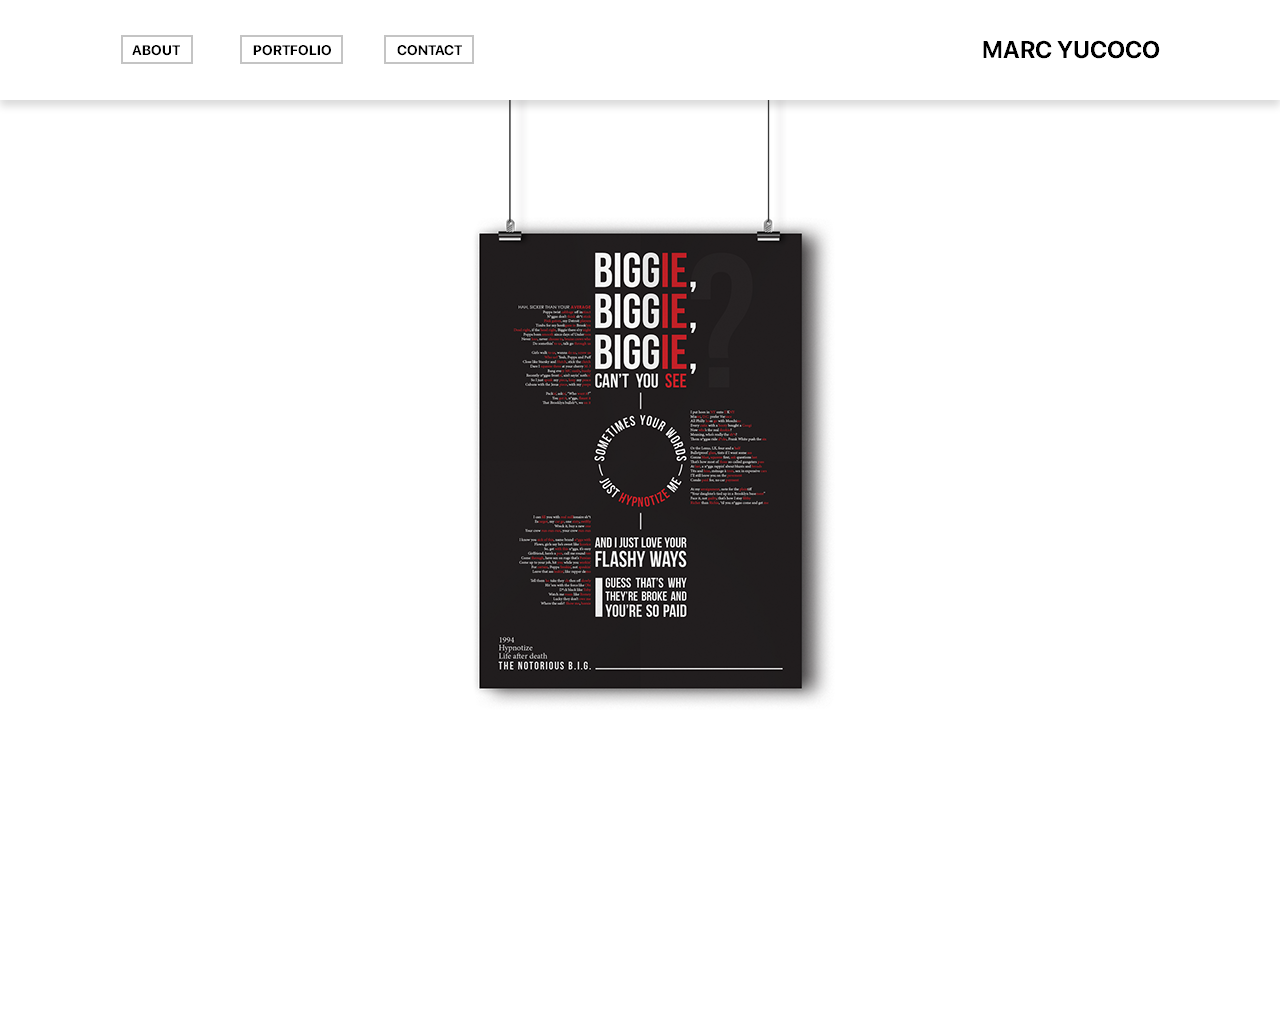
<file: index.html>
<!DOCTYPE html>
<html class="nojs html css_verticalspacer" lang="en-GB">
 <head>

  <meta http-equiv="Content-type" content="text/html;charset=UTF-8"/>
  <meta name="generator" content="2018.0.0.379"/>
  <meta name="viewport" content="width=device-width, initial-scale=1.0"/>
  
  <script type="text/javascript">
   // Update the 'nojs'/'js' class on the html node
document.documentElement.className = document.documentElement.className.replace(/\bnojs\b/g, 'js');

// Check that all required assets are uploaded and up-to-date
if(typeof Muse == "undefined") window.Muse = {}; window.Muse.assets = {"required":["museutils.js", "museconfig.js", "jquery.watch.js", "jquery.museresponsive.js", "require.js", "index.css"], "outOfDate":[]};
</script>
  
  <title>HOME</title>
  <!-- CSS -->
  <link rel="stylesheet" type="text/css" href="css/site_global.css?crc=444006867"/>
  <link rel="stylesheet" type="text/css" href="css/master_index-master.css?crc=3989370070"/>
  <link rel="stylesheet" type="text/css" href="css/index.css?crc=4268667714" id="pagesheet"/>
  <!-- IE-only CSS -->
  <!--[if lt IE 9]>
  <link rel="stylesheet" type="text/css" href="css/nomq_preview_master_index-master.css?crc=456490199"/>
  <link rel="stylesheet" type="text/css" href="css/nomq_index.css?crc=134486548" id="nomq_pagesheet"/>
  <![endif]-->
   </head>
 <body>

  <div class="breakpoint active" id="bp_infinity" data-min-width="701"><!-- responsive breakpoint node -->
   <div class="clearfix borderbox" id="page"><!-- group -->
    <a class="nonblock nontext clip_frame grpelem" id="u1558" href="example-project-1-grid.html" data-sizePolicy="fixed" data-pintopage="page_fixedCenter"><!-- image --><img class="block temp_no_img_src" id="u1558_img" data-orig-src="images/hypnotize%20poster%20mockup569x1024.png?crc=4042837733" alt="" width="569" height="1024" src="images/blank.gif?crc=4208392903"/></a>
    <div class="browser_width grpelem" id="u194-bw">
     <div class="shadow" id="u194"><!-- group -->
      <div class="clearfix" id="u194_align_to_page">
       <div class="clearfix grpelem" id="u1093"><!-- group -->
        <a class="nonblock nontext transition clearfix grpelem" id="u140" href="about.html" data-sizePolicy="fixed" data-pintopage="page_fixedLeft"><!-- group --><img class="grpelem temp_no_img_src" id="u120-4" alt="ABOUT" width="72" height="17" data-orig-src="images/u120-4.png?crc=78951325" data-hidpi-src="images/u120-4_2x.png?crc=4055669108" src="images/blank.gif?crc=4208392903"/><!-- rasterized frame --></a>
       </div>
       <div class="clearfix grpelem" id="u1097"><!-- group -->
        <div class="pointer_cursor transition clearfix grpelem" id="u146"><!-- group -->
         <a class="block shared_content" href="portfolio-grid.html" data-content-guid="u146_0_content"><!-- Block link tag --></a>
         <a class="nonblock nontext grpelem" id="u129-4" href="portfolio-grid.html" data-sizePolicy="fixed" data-pintopage="page_fixedLeft"><!-- rasterized frame --><img class="temp_no_img_src" id="u129-4_img" alt="PORTFOLIO" width="88" height="17" data-orig-src="images/u129-4.png?crc=437821302" data-hidpi-src="images/u129-4_2x.png?crc=4245759561" src="images/blank.gif?crc=4208392903"/></a>
        </div>
       </div>
       <div class="clearfix grpelem" id="u1101"><!-- group -->
        <div class="pointer_cursor transition clearfix grpelem" id="u152"><!-- group -->
         <a class="block shared_content" href="contact.html" data-content-guid="u152_0_content"><!-- Block link tag --></a>
         <a class="nonblock nontext grpelem" id="u137-4" href="contact.html" data-sizePolicy="fixed" data-pintopage="page_fixedLeft"><!-- rasterized frame --><img class="temp_no_img_src" id="u137-4_img" alt="CONTACT" width="88" height="17" data-orig-src="images/u137-4.png?crc=3769736046" data-hidpi-src="images/u137-4_2x.png?crc=4133685384" src="images/blank.gif?crc=4208392903"/></a>
        </div>
       </div>
      </div>
     </div>
    </div>
    <a class="nonblock nontext MuseLinkActive transition grpelem shared_content" id="u699" href="index.html" data-sizePolicy="fixed" data-pintopage="page_fixedRight" data-content-guid="u699_content"><!-- state-based BG images --><img id="u699_states" alt="MARC YUCOCO" src="images/blank.gif?crc=4208392903"/></a>
    <div class="verticalspacer" data-offset-top="973" data-content-above-spacer="972" data-content-below-spacer="61" data-sizePolicy="fixed" data-pintopage="page_fixedLeft"></div>
   </div>
   <div class="preload_images">
    <img class="preload temp_no_img_src" data-orig-src="images/u699_states-r.png?crc=3955740798" alt="" src="images/blank.gif?crc=4208392903"/>
    <img class="preload temp_no_img_src" data-orig-src="images/u699_states-r_2x.png?crc=4233055283" alt="" src="images/blank.gif?crc=4208392903"/>
   </div>
  </div>
  <div class="breakpoint" id="bp_700" data-min-width="415" data-max-width="700"><!-- responsive breakpoint node -->
   <div class="clearfix borderbox temp_no_id" data-orig-id="page"><!-- group -->
    <a class="nonblock nontext clip_frame grpelem temp_no_id" href="example-project-1-grid.html" data-sizePolicy="fixed" data-pintopage="page_fixedCenter" data-orig-id="u1558"><!-- image --><img class="block temp_no_id temp_no_img_src" data-orig-src="images/hypnotize%20poster%20mockup548x987.png?crc=3832530958" alt="" width="548" height="986" data-orig-id="u1558_img" src="images/blank.gif?crc=4208392903"/></a>
    <div class="browser_width grpelem temp_no_id shared_content" data-orig-id="u194-bw" data-content-guid="u194-bw_content">
     <div class="shadow temp_no_id" data-orig-id="u194"><!-- column -->
      <div class="clearfix temp_no_id" data-orig-id="u194_align_to_page">
       <div class="clearfix colelem temp_no_id" data-orig-id="u1093"><!-- group -->
        <a class="nonblock nontext transition clearfix grpelem temp_no_id" href="about.html" data-sizePolicy="fixed" data-pintopage="page_fixedLeft" data-orig-id="u140"><!-- group --><img class="grpelem temp_no_id temp_no_img_src" alt="ABOUT" width="60" height="14" data-orig-src="images/u120-4.png?crc=78951325" data-hidpi-src="images/u120-4_2x.png?crc=4055669108" data-orig-id="u120-4" src="images/blank.gif?crc=4208392903"/><!-- rasterized frame --></a>
       </div>
       <div class="clearfix colelem temp_no_id" data-orig-id="u1097"><!-- group -->
        <div class="pointer_cursor transition clearfix grpelem temp_no_id" data-orig-id="u146"><!-- group -->
         <span class="block placeholder" data-placeholder-for="u146_0_content"><!-- placeholder node --></span>
         <a class="nonblock nontext grpelem temp_no_id" href="portfolio-grid.html" data-sizePolicy="fixed" data-pintopage="page_fixedLeft" data-orig-id="u129-4"><!-- rasterized frame --><img class="temp_no_id temp_no_img_src" alt="PORTFOLIO" width="88" height="14" data-orig-src="images/u129-4.png?crc=437821302" data-hidpi-src="images/u129-4_2x.png?crc=4245759561" data-orig-id="u129-4_img" src="images/blank.gif?crc=4208392903"/></a>
        </div>
       </div>
       <div class="clearfix colelem temp_no_id" data-orig-id="u1101"><!-- group -->
        <div class="pointer_cursor transition clearfix grpelem temp_no_id" data-orig-id="u152"><!-- group -->
         <span class="block placeholder" data-placeholder-for="u152_0_content"><!-- placeholder node --></span>
         <a class="nonblock nontext grpelem temp_no_id" href="contact.html" data-sizePolicy="fixed" data-pintopage="page_fixedLeft" data-orig-id="u137-4"><!-- rasterized frame --><img class="temp_no_id temp_no_img_src" alt="CONTACT" width="79" height="14" data-orig-src="images/u137-4.png?crc=3769736046" data-hidpi-src="images/u137-4_2x.png?crc=4133685384" data-orig-id="u137-4_img" src="images/blank.gif?crc=4208392903"/></a>
        </div>
       </div>
      </div>
     </div>
    </div>
    <span class="nonblock nontext MuseLinkActive transition grpelem placeholder" data-placeholder-for="u699_content"><!-- placeholder node --></span>
    <div class="verticalspacer" data-offset-top="935" data-content-above-spacer="934" data-content-below-spacer="61" data-sizePolicy="fixed" data-pintopage="page_fixedLeft"></div>
   </div>
   <div class="preload_images">
    <img class="preload temp_no_img_src" data-orig-src="images/u699_states-r.png?crc=3955740798" alt="" src="images/blank.gif?crc=4208392903"/>
    <img class="preload temp_no_img_src" data-orig-src="images/u699_states-r_2x.png?crc=4233055283" alt="" src="images/blank.gif?crc=4208392903"/>
   </div>
  </div>
  <div class="breakpoint" id="bp_414" data-min-width="321" data-max-width="414"><!-- responsive breakpoint node -->
   <div class="clearfix borderbox temp_no_id" data-orig-id="page"><!-- group -->
    <a class="nonblock nontext clip_frame grpelem temp_no_id" href="example-project-1-grid.html" data-sizePolicy="fixed" data-pintopage="page_fixedCenter" data-orig-id="u1558"><!-- image --><img class="block temp_no_id temp_no_img_src" data-orig-src="images/hypnotize%20poster%20mockup374x673.png?crc=4118610871" alt="" width="373" height="672" data-orig-id="u1558_img" src="images/blank.gif?crc=4208392903"/></a>
    <span class="browser_width grpelem placeholder" data-placeholder-for="u194-bw_content"><!-- placeholder node --></span>
    <span class="nonblock nontext MuseLinkActive transition grpelem placeholder" data-placeholder-for="u699_content"><!-- placeholder node --></span>
    <div class="verticalspacer" data-offset-top="679" data-content-above-spacer="678" data-content-below-spacer="61" data-sizePolicy="fixed" data-pintopage="page_fixedLeft"></div>
   </div>
   <div class="preload_images">
    <img class="preload temp_no_img_src" data-orig-src="images/u699_states-r.png?crc=3955740798" alt="" src="images/blank.gif?crc=4208392903"/>
    <img class="preload temp_no_img_src" data-orig-src="images/u699_states-r_2x.png?crc=4233055283" alt="" src="images/blank.gif?crc=4208392903"/>
   </div>
  </div>
  <div class="breakpoint" id="bp_320" data-max-width="320"><!-- responsive breakpoint node -->
   <div class="clearfix borderbox temp_no_id" data-orig-id="page"><!-- group -->
    <a class="nonblock nontext clip_frame grpelem temp_no_id" href="example-project-1-grid.html" data-sizePolicy="fixed" data-pintopage="page_fixedCenter" data-orig-id="u1558"><!-- image --><img class="block temp_no_id temp_no_img_src" data-orig-src="images/hypnotize%20poster%20mockup321x551.png?crc=221978254" alt="" width="320" height="550" data-orig-id="u1558_img" src="images/blank.gif?crc=4208392903"/></a>
    <span class="browser_width grpelem placeholder" data-placeholder-for="u194-bw_content"><!-- placeholder node --></span>
    <span class="nonblock nontext MuseLinkActive transition grpelem placeholder" data-placeholder-for="u699_content"><!-- placeholder node --></span>
    <div class="verticalspacer" data-offset-top="576" data-content-above-spacer="575" data-content-below-spacer="61" data-sizePolicy="fixed" data-pintopage="page_fixedLeft"></div>
   </div>
   <div class="preload_images">
    <img class="preload temp_no_img_src" data-orig-src="images/u699_states-r.png?crc=3955740798" alt="" src="images/blank.gif?crc=4208392903"/>
    <img class="preload temp_no_img_src" data-orig-src="images/u699_states-r_2x.png?crc=4233055283" alt="" src="images/blank.gif?crc=4208392903"/>
   </div>
  </div>
  <!-- Other scripts -->
  <script type="text/javascript">
   // Decide weather to suppress missing file error or not based on preference setting
var suppressMissingFileError = false
</script>
  <script type="text/javascript">
   window.Muse.assets.check=function(d){if(!window.Muse.assets.checked){window.Muse.assets.checked=!0;var b={},c=function(a,b){if(window.getComputedStyle){var c=window.getComputedStyle(a,null);return c&&c.getPropertyValue(b)||c&&c[b]||""}if(document.documentElement.currentStyle)return(c=a.currentStyle)&&c[b]||a.style&&a.style[b]||"";return""},a=function(a){if(a.match(/^rgb/))return a=a.replace(/\s+/g,"").match(/([\d\,]+)/gi)[0].split(","),(parseInt(a[0])<<16)+(parseInt(a[1])<<8)+parseInt(a[2]);if(a.match(/^\#/))return parseInt(a.substr(1),
16);return 0},g=function(g){for(var f=document.getElementsByTagName("link"),h=0;h<f.length;h++)if("text/css"==f[h].type){var i=(f[h].href||"").match(/\/?css\/([\w\-]+\.css)\?crc=(\d+)/);if(!i||!i[1]||!i[2])break;b[i[1]]=i[2]}f=document.createElement("div");f.className="version";f.style.cssText="display:none; width:1px; height:1px;";document.getElementsByTagName("body")[0].appendChild(f);for(h=0;h<Muse.assets.required.length;){var i=Muse.assets.required[h],l=i.match(/([\w\-\.]+)\.(\w+)$/),k=l&&l[1]?
l[1]:null,l=l&&l[2]?l[2]:null;switch(l.toLowerCase()){case "css":k=k.replace(/\W/gi,"_").replace(/^([^a-z])/gi,"_$1");f.className+=" "+k;k=a(c(f,"color"));l=a(c(f,"backgroundColor"));k!=0||l!=0?(Muse.assets.required.splice(h,1),"undefined"!=typeof b[i]&&(k!=b[i]>>>24||l!=(b[i]&16777215))&&Muse.assets.outOfDate.push(i)):h++;f.className="version";break;case "js":h++;break;default:throw Error("Unsupported file type: "+l);}}d?d().jquery!="1.8.3"&&Muse.assets.outOfDate.push("jquery-1.8.3.min.js"):Muse.assets.required.push("jquery-1.8.3.min.js");
f.parentNode.removeChild(f);if(Muse.assets.outOfDate.length||Muse.assets.required.length)f="Some files on the server may be missing or incorrect. Clear browser cache and try again. If the problem persists please contact website author.",g&&Muse.assets.outOfDate.length&&(f+="\nOut of date: "+Muse.assets.outOfDate.join(",")),g&&Muse.assets.required.length&&(f+="\nMissing: "+Muse.assets.required.join(",")),suppressMissingFileError?(f+="\nUse SuppressMissingFileError key in AppPrefs.xml to show missing file error pop up.",console.log(f)):alert(f)};location&&location.search&&location.search.match&&location.search.match(/muse_debug/gi)?
setTimeout(function(){g(!0)},5E3):g()}};
var muse_init=function(){require.config({baseUrl:""});require(["jquery","museutils","whatinput","jquery.watch","jquery.museresponsive"],function(d){var $ = d;$(document).ready(function(){try{
window.Muse.assets.check($);/* body */
Muse.Utils.transformMarkupToFixBrowserProblemsPreInit();/* body */
Muse.Utils.detectScreenResolution();/* HiDPI screens */
Muse.Utils.prepHyperlinks(true);/* body */
Muse.Utils.resizeHeight('.browser_width');/* resize height */
Muse.Utils.requestAnimationFrame(function() { $('body').addClass('initialized'); });/* mark body as initialized */
Muse.Utils.makeButtonsVisibleAfterSettingMinWidth();/* body */
Muse.Utils.fullPage('#page');/* 100% height page */
$( '.breakpoint' ).registerBreakpoint();/* Register breakpoints */
Muse.Utils.transformMarkupToFixBrowserProblems();/* body */
}catch(b){if(b&&"function"==typeof b.notify?b.notify():Muse.Assert.fail("Error calling selector function: "+b),false)throw b;}})})};

</script>
  <!-- RequireJS script -->
  <script src="scripts/require.js?crc=4157109226" type="text/javascript" async data-main="scripts/museconfig.js?crc=380897831" onload="if (requirejs) requirejs.onError = function(requireType, requireModule) { if (requireType && requireType.toString && requireType.toString().indexOf && 0 <= requireType.toString().indexOf('#scripterror')) window.Muse.assets.check(); }" onerror="window.Muse.assets.check();"></script>
   </body>
</html>
</file>
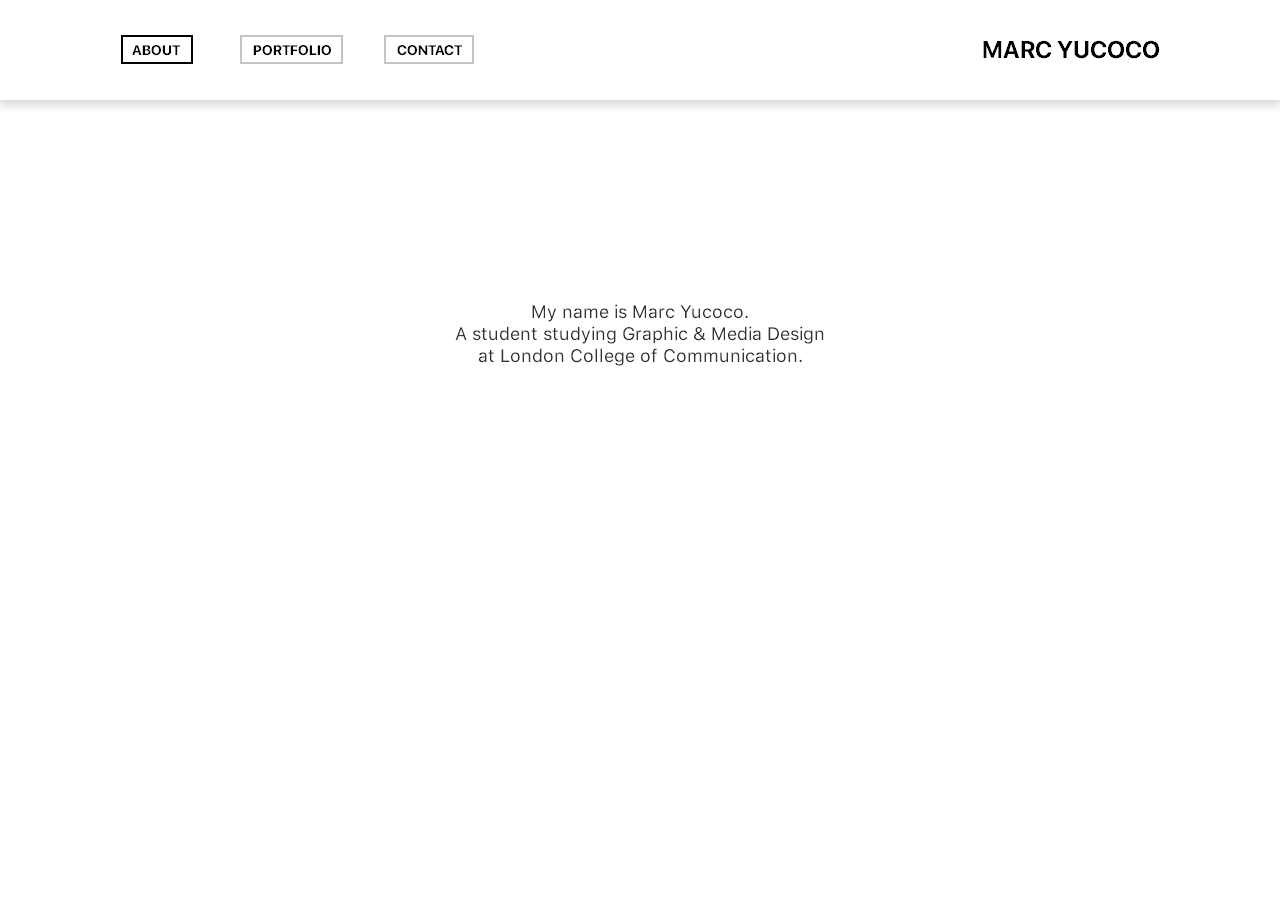
<file: about.html>
<!DOCTYPE html>
<html class="nojs html css_verticalspacer" lang="en-GB">
 <head>

  <meta http-equiv="Content-type" content="text/html;charset=UTF-8"/>
  <meta name="generator" content="2018.0.0.379"/>
  <meta name="viewport" content="width=device-width, initial-scale=1.0"/>
  
  <script type="text/javascript">
   // Update the 'nojs'/'js' class on the html node
document.documentElement.className = document.documentElement.className.replace(/\bnojs\b/g, 'js');

// Check that all required assets are uploaded and up-to-date
if(typeof Muse == "undefined") window.Muse = {}; window.Muse.assets = {"required":["museutils.js", "museconfig.js", "jquery.watch.js", "jquery.museresponsive.js", "require.js", "about.css"], "outOfDate":[]};
</script>
  
  <title>ABOUT</title>
  <!-- CSS -->
  <link rel="stylesheet" type="text/css" href="css/site_global.css?crc=444006867"/>
  <link rel="stylesheet" type="text/css" href="css/master_index-master.css?crc=3989370070"/>
  <link rel="stylesheet" type="text/css" href="css/about.css?crc=43732652" id="pagesheet"/>
  <!-- IE-only CSS -->
  <!--[if lt IE 9]>
  <link rel="stylesheet" type="text/css" href="css/nomq_preview_master_index-master.css?crc=456490199"/>
  <link rel="stylesheet" type="text/css" href="css/nomq_about.css?crc=4063540190" id="nomq_pagesheet"/>
  <![endif]-->
   </head>
 <body>

  <div class="breakpoint active" id="bp_infinity" data-min-width="701"><!-- responsive breakpoint node -->
   <div class="clearfix borderbox" id="page"><!-- column -->
    <div class="clearfix colelem" id="pu194"><!-- group -->
     <div class="browser_width grpelem" id="u194-bw">
      <div id="u194"><!-- group -->
       <div class="clearfix" id="u194_align_to_page">
        <div class="clearfix grpelem" id="u1093"><!-- group -->
         <a class="nonblock nontext MuseLinkActive transition clearfix grpelem" id="u140" href="about.html" data-sizePolicy="fixed" data-pintopage="page_fixedLeft"><!-- group --><img class="grpelem temp_no_img_src" id="u120-4" alt="ABOUT" width="72" height="17" data-orig-src="images/u120-4.png?crc=78951325" data-hidpi-src="images/u120-4_2x.png?crc=4055669108" src="images/blank.gif?crc=4208392903"/><!-- rasterized frame --></a>
        </div>
        <div class="clearfix grpelem" id="u1097"><!-- group -->
         <div class="pointer_cursor transition clearfix grpelem" id="u146"><!-- group -->
          <a class="block shared_content" href="portfolio-grid.html" data-content-guid="u146_0_content"><!-- Block link tag --></a>
          <a class="nonblock nontext grpelem" id="u129-4" href="portfolio-grid.html" data-sizePolicy="fixed" data-pintopage="page_fixedLeft"><!-- rasterized frame --><img class="temp_no_img_src" id="u129-4_img" alt="PORTFOLIO" width="88" height="17" data-orig-src="images/u129-4.png?crc=437821302" data-hidpi-src="images/u129-4_2x.png?crc=4245759561" src="images/blank.gif?crc=4208392903"/></a>
         </div>
        </div>
        <div class="clearfix grpelem" id="u1101"><!-- group -->
         <div class="pointer_cursor transition clearfix grpelem" id="u152"><!-- group -->
          <a class="block shared_content" href="contact.html" data-content-guid="u152_0_content"><!-- Block link tag --></a>
          <a class="nonblock nontext grpelem" id="u137-4" href="contact.html" data-sizePolicy="fixed" data-pintopage="page_fixedLeft"><!-- rasterized frame --><img class="temp_no_img_src" id="u137-4_img" alt="CONTACT" width="88" height="17" data-orig-src="images/u137-4.png?crc=3769736046" data-hidpi-src="images/u137-4_2x.png?crc=4133685384" src="images/blank.gif?crc=4208392903"/></a>
         </div>
        </div>
       </div>
      </div>
     </div>
     <a class="nonblock nontext transition grpelem shared_content" id="u699" href="index.html" data-sizePolicy="fixed" data-pintopage="page_fixedRight" data-content-guid="u699_content"><!-- state-based BG images --><img id="u699_states" alt="MARC YUCOCO" src="images/blank.gif?crc=4208392903"/></a>
    </div>
    <img class="colelem temp_no_img_src" id="u4243-8" alt="My name is Marc Yucoco. A student studying Graphic &amp; Media Design at London College of Communication." data-orig-src="images/u4243-8.png?crc=4090703901" data-hidpi-src="images/u4243-8_2x.png?crc=4033458881" data-image-width="512" src="images/blank.gif?crc=4208392903"/><!-- rasterized frame -->
    <div class="verticalspacer shared_content" data-offset-top="454" data-content-above-spacer="453" data-content-below-spacer="61" data-sizePolicy="fixed" data-pintopage="page_fixedLeft" data-content-guid="page_2_content"></div>
   </div>
   <div class="preload_images">
    <img class="preload temp_no_img_src" data-orig-src="images/u699_states-r.png?crc=3955740798" alt="" src="images/blank.gif?crc=4208392903"/>
    <img class="preload temp_no_img_src" data-orig-src="images/u699_states-r_2x.png?crc=4233055283" alt="" src="images/blank.gif?crc=4208392903"/>
   </div>
  </div>
  <div class="breakpoint" id="bp_700" data-min-width="415" data-max-width="700"><!-- responsive breakpoint node -->
   <div class="clearfix borderbox temp_no_id" data-orig-id="page"><!-- column -->
    <div class="clearfix colelem temp_no_id shared_content" data-orig-id="pu194" data-content-guid="pu194_content"><!-- group -->
     <div class="browser_width grpelem temp_no_id" data-orig-id="u194-bw">
      <div class="temp_no_id" data-orig-id="u194"><!-- column -->
       <div class="clearfix temp_no_id" data-orig-id="u194_align_to_page">
        <div class="clearfix colelem temp_no_id" data-orig-id="u1093"><!-- group -->
         <a class="nonblock nontext MuseLinkActive transition clearfix grpelem temp_no_id" href="about.html" data-sizePolicy="fixed" data-pintopage="page_fixedLeft" data-orig-id="u140"><!-- group --><img class="grpelem temp_no_id temp_no_img_src" alt="ABOUT" width="60" height="14" data-orig-src="images/u120-4.png?crc=78951325" data-hidpi-src="images/u120-4_2x.png?crc=4055669108" data-orig-id="u120-4" src="images/blank.gif?crc=4208392903"/><!-- rasterized frame --></a>
        </div>
        <div class="clearfix colelem temp_no_id" data-orig-id="u1097"><!-- group -->
         <div class="pointer_cursor transition clearfix grpelem temp_no_id" data-orig-id="u146"><!-- group -->
          <span class="block placeholder" data-placeholder-for="u146_0_content"><!-- placeholder node --></span>
          <a class="nonblock nontext grpelem temp_no_id" href="portfolio-grid.html" data-sizePolicy="fixed" data-pintopage="page_fixedLeft" data-orig-id="u129-4"><!-- rasterized frame --><img class="temp_no_id temp_no_img_src" alt="PORTFOLIO" width="88" height="14" data-orig-src="images/u129-4.png?crc=437821302" data-hidpi-src="images/u129-4_2x.png?crc=4245759561" data-orig-id="u129-4_img" src="images/blank.gif?crc=4208392903"/></a>
         </div>
        </div>
        <div class="clearfix colelem temp_no_id" data-orig-id="u1101"><!-- group -->
         <div class="pointer_cursor transition clearfix grpelem temp_no_id" data-orig-id="u152"><!-- group -->
          <span class="block placeholder" data-placeholder-for="u152_0_content"><!-- placeholder node --></span>
          <a class="nonblock nontext grpelem temp_no_id" href="contact.html" data-sizePolicy="fixed" data-pintopage="page_fixedLeft" data-orig-id="u137-4"><!-- rasterized frame --><img class="temp_no_id temp_no_img_src" alt="CONTACT" width="79" height="14" data-orig-src="images/u137-4.png?crc=3769736046" data-hidpi-src="images/u137-4_2x.png?crc=4133685384" data-orig-id="u137-4_img" src="images/blank.gif?crc=4208392903"/></a>
         </div>
        </div>
       </div>
      </div>
     </div>
     <span class="nonblock nontext transition grpelem placeholder" data-placeholder-for="u699_content"><!-- placeholder node --></span>
    </div>
    <img class="colelem temp_no_id temp_no_img_src" alt="My name is Marc Yucoco. A student studying Graphic &amp; Media Design at London College of Communication." data-orig-src="images/u4243-82.png?crc=4176160268" data-hidpi-src="images/u4243-8_2x2.png?crc=4207503474" data-image-width="331" data-orig-id="u4243-8" src="images/blank.gif?crc=4208392903"/><!-- rasterized frame -->
    <span class="verticalspacer placeholder" data-placeholder-for="page_2_content"><!-- placeholder node --></span>
   </div>
   <div class="preload_images">
    <img class="preload temp_no_img_src" data-orig-src="images/u699_states-r.png?crc=3955740798" alt="" src="images/blank.gif?crc=4208392903"/>
    <img class="preload temp_no_img_src" data-orig-src="images/u699_states-r_2x.png?crc=4233055283" alt="" src="images/blank.gif?crc=4208392903"/>
   </div>
  </div>
  <div class="breakpoint" id="bp_414" data-min-width="321" data-max-width="414"><!-- responsive breakpoint node -->
   <div class="clearfix borderbox temp_no_id" data-orig-id="page"><!-- column -->
    <span class="clearfix colelem placeholder" data-placeholder-for="pu194_content"><!-- placeholder node --></span>
    <img class="colelem temp_no_id temp_no_img_src" alt="My name is Marc Yucoco. A student studying Graphic &amp; Media Design at London College of Communication." data-orig-src="images/u4243-83.png?crc=4166827801" data-hidpi-src="images/u4243-8_2x3.png?crc=78401372" data-image-width="196" data-orig-id="u4243-8" src="images/blank.gif?crc=4208392903"/><!-- rasterized frame -->
    <div class="verticalspacer" data-offset-top="455" data-content-above-spacer="454" data-content-below-spacer="61" data-sizePolicy="fixed" data-pintopage="page_fixedLeft"></div>
   </div>
   <div class="preload_images">
    <img class="preload temp_no_img_src" data-orig-src="images/u699_states-r.png?crc=3955740798" alt="" src="images/blank.gif?crc=4208392903"/>
    <img class="preload temp_no_img_src" data-orig-src="images/u699_states-r_2x.png?crc=4233055283" alt="" src="images/blank.gif?crc=4208392903"/>
   </div>
  </div>
  <div class="breakpoint" id="bp_320" data-max-width="320"><!-- responsive breakpoint node -->
   <div class="clearfix borderbox temp_no_id" data-orig-id="page"><!-- column -->
    <span class="clearfix colelem placeholder" data-placeholder-for="pu194_content"><!-- placeholder node --></span>
    <img class="colelem temp_no_id temp_no_img_src" alt="My name is Marc Yucoco. A student studying Graphic &amp; Media Design at London College of Communication." data-orig-src="images/u4243-84.png?crc=295342429" data-hidpi-src="images/u4243-8_2x4.png?crc=4243718371" data-image-width="151" data-orig-id="u4243-8" src="images/blank.gif?crc=4208392903"/><!-- rasterized frame -->
    <div class="verticalspacer" data-offset-top="477" data-content-above-spacer="476" data-content-below-spacer="61" data-sizePolicy="fixed" data-pintopage="page_fixedLeft"></div>
   </div>
   <div class="preload_images">
    <img class="preload temp_no_img_src" data-orig-src="images/u699_states-r.png?crc=3955740798" alt="" src="images/blank.gif?crc=4208392903"/>
    <img class="preload temp_no_img_src" data-orig-src="images/u699_states-r_2x.png?crc=4233055283" alt="" src="images/blank.gif?crc=4208392903"/>
   </div>
  </div>
  <!-- Other scripts -->
  <script type="text/javascript">
   // Decide weather to suppress missing file error or not based on preference setting
var suppressMissingFileError = false
</script>
  <script type="text/javascript">
   window.Muse.assets.check=function(d){if(!window.Muse.assets.checked){window.Muse.assets.checked=!0;var b={},c=function(a,b){if(window.getComputedStyle){var c=window.getComputedStyle(a,null);return c&&c.getPropertyValue(b)||c&&c[b]||""}if(document.documentElement.currentStyle)return(c=a.currentStyle)&&c[b]||a.style&&a.style[b]||"";return""},a=function(a){if(a.match(/^rgb/))return a=a.replace(/\s+/g,"").match(/([\d\,]+)/gi)[0].split(","),(parseInt(a[0])<<16)+(parseInt(a[1])<<8)+parseInt(a[2]);if(a.match(/^\#/))return parseInt(a.substr(1),
16);return 0},g=function(g){for(var f=document.getElementsByTagName("link"),h=0;h<f.length;h++)if("text/css"==f[h].type){var i=(f[h].href||"").match(/\/?css\/([\w\-]+\.css)\?crc=(\d+)/);if(!i||!i[1]||!i[2])break;b[i[1]]=i[2]}f=document.createElement("div");f.className="version";f.style.cssText="display:none; width:1px; height:1px;";document.getElementsByTagName("body")[0].appendChild(f);for(h=0;h<Muse.assets.required.length;){var i=Muse.assets.required[h],l=i.match(/([\w\-\.]+)\.(\w+)$/),k=l&&l[1]?
l[1]:null,l=l&&l[2]?l[2]:null;switch(l.toLowerCase()){case "css":k=k.replace(/\W/gi,"_").replace(/^([^a-z])/gi,"_$1");f.className+=" "+k;k=a(c(f,"color"));l=a(c(f,"backgroundColor"));k!=0||l!=0?(Muse.assets.required.splice(h,1),"undefined"!=typeof b[i]&&(k!=b[i]>>>24||l!=(b[i]&16777215))&&Muse.assets.outOfDate.push(i)):h++;f.className="version";break;case "js":h++;break;default:throw Error("Unsupported file type: "+l);}}d?d().jquery!="1.8.3"&&Muse.assets.outOfDate.push("jquery-1.8.3.min.js"):Muse.assets.required.push("jquery-1.8.3.min.js");
f.parentNode.removeChild(f);if(Muse.assets.outOfDate.length||Muse.assets.required.length)f="Some files on the server may be missing or incorrect. Clear browser cache and try again. If the problem persists please contact website author.",g&&Muse.assets.outOfDate.length&&(f+="\nOut of date: "+Muse.assets.outOfDate.join(",")),g&&Muse.assets.required.length&&(f+="\nMissing: "+Muse.assets.required.join(",")),suppressMissingFileError?(f+="\nUse SuppressMissingFileError key in AppPrefs.xml to show missing file error pop up.",console.log(f)):alert(f)};location&&location.search&&location.search.match&&location.search.match(/muse_debug/gi)?
setTimeout(function(){g(!0)},5E3):g()}};
var muse_init=function(){require.config({baseUrl:""});require(["jquery","museutils","whatinput","jquery.watch","jquery.museresponsive"],function(d){var $ = d;$(document).ready(function(){try{
window.Muse.assets.check($);/* body */
Muse.Utils.transformMarkupToFixBrowserProblemsPreInit();/* body */
Muse.Utils.detectScreenResolution();/* HiDPI screens */
Muse.Utils.prepHyperlinks(true);/* body */
Muse.Utils.resizeHeight('.browser_width');/* resize height */
Muse.Utils.requestAnimationFrame(function() { $('body').addClass('initialized'); });/* mark body as initialized */
Muse.Utils.makeButtonsVisibleAfterSettingMinWidth();/* body */
Muse.Utils.fullPage('#page');/* 100% height page */
$( '.breakpoint' ).registerBreakpoint();/* Register breakpoints */
Muse.Utils.transformMarkupToFixBrowserProblems();/* body */
}catch(b){if(b&&"function"==typeof b.notify?b.notify():Muse.Assert.fail("Error calling selector function: "+b),false)throw b;}})})};

</script>
  <!-- RequireJS script -->
  <script src="scripts/require.js?crc=4157109226" type="text/javascript" async data-main="scripts/museconfig.js?crc=380897831" onload="if (requirejs) requirejs.onError = function(requireType, requireModule) { if (requireType && requireType.toString && requireType.toString().indexOf && 0 <= requireType.toString().indexOf('#scripterror')) window.Muse.assets.check(); }" onerror="window.Muse.assets.check();"></script>
   </body>
</html>
</file>
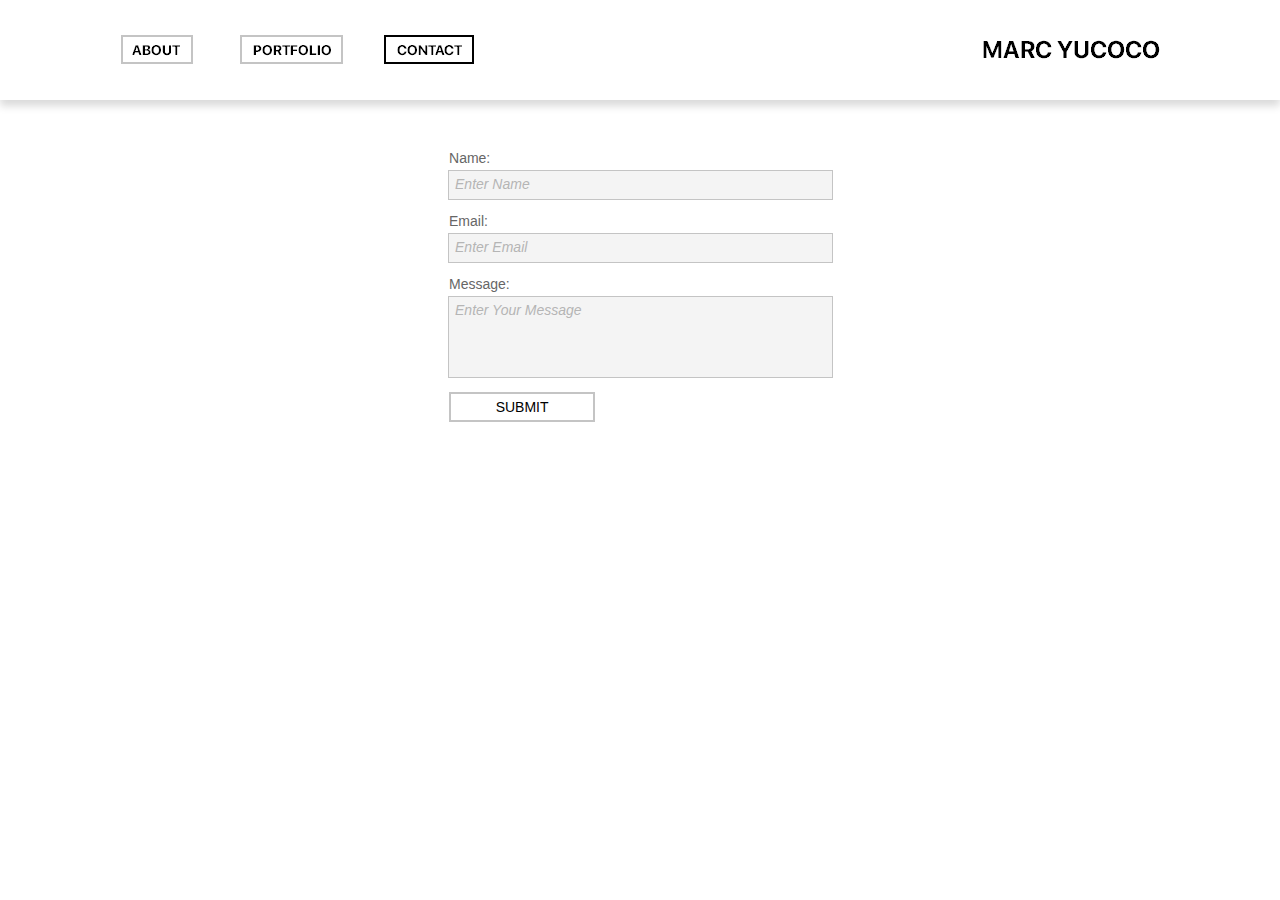
<file: contact.html>
<!DOCTYPE html>
<html class="nojs html css_verticalspacer" lang="en-GB">
 <head>

  <meta http-equiv="Content-type" content="text/html;charset=UTF-8"/>
  <meta name="generator" content="2018.0.0.379"/>
  <meta name="viewport" content="width=device-width, initial-scale=1.0"/>
  
  <script type="text/javascript">
   // Update the 'nojs'/'js' class on the html node
document.documentElement.className = document.documentElement.className.replace(/\bnojs\b/g, 'js');

// Check that all required assets are uploaded and up-to-date
if(typeof Muse == "undefined") window.Muse = {}; window.Muse.assets = {"required":["museutils.js", "museconfig.js", "jquery.watch.js", "jquery.museresponsive.js", "require.js", "webpro.js", "contact.css"], "outOfDate":[]};
</script>
  
  <title>CONTACT</title>
  <!-- CSS -->
  <link rel="stylesheet" type="text/css" href="css/site_global.css?crc=444006867"/>
  <link rel="stylesheet" type="text/css" href="css/master_index-master.css?crc=3989370070"/>
  <link rel="stylesheet" type="text/css" href="css/contact.css?crc=4142889290" id="pagesheet"/>
  <!-- IE-only CSS -->
  <!--[if lt IE 9]>
  <link rel="stylesheet" type="text/css" href="css/nomq_preview_master_index-master.css?crc=456490199"/>
  <link rel="stylesheet" type="text/css" href="css/nomq_contact.css?crc=365995917" id="nomq_pagesheet"/>
  <![endif]-->
   </head>
 <body>

  <div class="breakpoint active" id="bp_infinity" data-min-width="701"><!-- responsive breakpoint node -->
   <div class="clearfix borderbox" id="page"><!-- column -->
    <div class="clearfix colelem" id="pu194"><!-- group -->
     <div class="browser_width grpelem" id="u194-bw">
      <div id="u194"><!-- group -->
       <div class="clearfix" id="u194_align_to_page">
        <div class="clearfix grpelem" id="u1093"><!-- group -->
         <a class="nonblock nontext transition clearfix grpelem" id="u140" href="about.html" data-sizePolicy="fixed" data-pintopage="page_fixedLeft"><!-- group --><img class="grpelem temp_no_img_src" id="u120-4" alt="ABOUT" width="72" height="17" data-orig-src="images/u120-4.png?crc=78951325" data-hidpi-src="images/u120-4_2x.png?crc=4055669108" src="images/blank.gif?crc=4208392903"/><!-- rasterized frame --></a>
        </div>
        <div class="clearfix grpelem" id="u1097"><!-- group -->
         <div class="pointer_cursor transition clearfix grpelem" id="u146"><!-- group -->
          <a class="block shared_content" href="portfolio-grid.html" data-content-guid="u146_0_content"><!-- Block link tag --></a>
          <a class="nonblock nontext grpelem" id="u129-4" href="portfolio-grid.html" data-sizePolicy="fixed" data-pintopage="page_fixedLeft"><!-- rasterized frame --><img class="temp_no_img_src" id="u129-4_img" alt="PORTFOLIO" width="88" height="17" data-orig-src="images/u129-4.png?crc=437821302" data-hidpi-src="images/u129-4_2x.png?crc=4245759561" src="images/blank.gif?crc=4208392903"/></a>
         </div>
        </div>
        <div class="clearfix grpelem" id="u1101"><!-- group -->
         <div class="pointer_cursor MuseLinkActive transition clearfix grpelem" id="u152"><!-- group -->
          <a class="block shared_content" href="contact.html" data-content-guid="u152_0_content"><!-- Block link tag --></a>
          <a class="nonblock nontext MuseLinkActive grpelem" id="u137-4" href="contact.html" data-sizePolicy="fixed" data-pintopage="page_fixedLeft"><!-- rasterized frame --><img class="temp_no_img_src" id="u137-4_img" alt="CONTACT" width="88" height="17" data-orig-src="images/u137-4.png?crc=3769736046" data-hidpi-src="images/u137-4_2x.png?crc=4133685384" src="images/blank.gif?crc=4208392903"/></a>
         </div>
        </div>
       </div>
      </div>
     </div>
     <a class="nonblock nontext transition grpelem shared_content" id="u699" href="index.html" data-sizePolicy="fixed" data-pintopage="page_fixedRight" data-content-guid="u699_content"><!-- state-based BG images --><img id="u699_states" alt="MARC YUCOCO" src="images/blank.gif?crc=4208392903"/></a>
    </div>
    <form class="form-grp clearfix colelem" id="widgetu2953" method="post" enctype="multipart/form-data" action="scripts/form-u2953.php"><!-- none box -->
     <div class="position_content" id="widgetu2953_position_content">
      <div class="fld-grp clearfix colelem" id="widgetu2956" data-required="true"><!-- none box -->
       <label class="fld-label actAsDiv clearfix colelem" id="u2959-4" data-muse-temp-textContainer-sizePolicy="true" data-muse-temp-textContainer-pinning="true" for="widgetu2956_input"><!-- content --><span class="actAsPara shared_content" data-content-guid="u2959-4_0_content">Name:</span></label>
       <span class="fld-input NoWrap actAsDiv clearfix colelem" id="u2958-4" data-muse-temp-textContainer-sizePolicy="true" data-muse-temp-textContainer-pinning="true"><!-- content --><div id="u2958-3"><input class="wrapped-input shared_content" type="text" spellcheck="false" id="widgetu2956_input" name="custom_U2956" tabindex="1" data-content-guid="widgetu2956_input_content"/><label class="wrapped-input fld-prompt" id="widgetu2956_prompt" for="widgetu2956_input"><span class="actAsPara shared_content" data-content-guid="widgetu2956_prompt_0_content">Enter Name</span></label></div></span>
      </div>
      <div class="fld-grp clearfix colelem" id="widgetu2966" data-required="true" data-type="email"><!-- none box -->
       <label class="fld-label actAsDiv clearfix colelem" id="u2967-4" data-muse-temp-textContainer-sizePolicy="true" data-muse-temp-textContainer-pinning="true" for="widgetu2966_input"><!-- content --><span class="actAsPara shared_content" data-content-guid="u2967-4_0_content">Email:</span></label>
       <span class="fld-input NoWrap actAsDiv clearfix colelem" id="u2969-4" data-muse-temp-textContainer-sizePolicy="true" data-muse-temp-textContainer-pinning="true"><!-- content --><div id="u2969-3"><input class="wrapped-input shared_content" type="email" spellcheck="false" id="widgetu2966_input" name="Email" tabindex="2" data-content-guid="widgetu2966_input_content"/><label class="wrapped-input fld-prompt" id="widgetu2966_prompt" for="widgetu2966_input"><span class="actAsPara shared_content" data-content-guid="widgetu2966_prompt_0_content">Enter Email</span></label></div></span>
      </div>
      <div class="fld-grp clearfix colelem" id="widgetu2960" data-required="false"><!-- none box -->
       <label class="fld-label actAsDiv clearfix colelem" id="u2963-4" data-muse-temp-textContainer-sizePolicy="true" data-muse-temp-textContainer-pinning="true" for="widgetu2960_input"><!-- content --><span class="actAsPara shared_content" data-content-guid="u2963-4_0_content">Message:</span></label>
       <span class="fld-textarea actAsDiv clearfix colelem" id="u2962-4" data-muse-temp-textContainer-sizePolicy="true" data-muse-temp-textContainer-pinning="true"><!-- content --><div id="u2962-3"><textarea class="wrapped-input shared_content" id="widgetu2960_input" name="custom_U2960" tabindex="3" data-content-guid="widgetu2960_input_content"></textarea><label class="wrapped-input fld-prompt" id="widgetu2960_prompt" for="widgetu2960_input"><span class="actAsPara shared_content" data-content-guid="widgetu2960_prompt_0_content">Enter Your Message</span></label></div></span>
      </div>
      <div class="clearfix colelem" id="pu2955-4"><!-- group -->
       <div class="clearfix grpelem" id="u2955-4" data-muse-temp-textContainer-sizePolicy="true" data-muse-temp-textContainer-pinning="true"><!-- content -->
        <p class="shared_content" data-content-guid="u2955-4_0_content">Submitting Form...</p>
       </div>
       <div class="clearfix grpelem" id="u2965-4" data-muse-temp-textContainer-sizePolicy="true" data-muse-temp-textContainer-pinning="true"><!-- content -->
        <p class="shared_content" data-content-guid="u2965-4_0_content">The server encountered an error.</p>
       </div>
       <div class="clearfix grpelem" id="u2964-4" data-muse-temp-textContainer-sizePolicy="true" data-muse-temp-textContainer-pinning="true"><!-- content -->
        <p class="shared_content" data-content-guid="u2964-4_0_content">Form received.</p>
       </div>
       <button class="submit-btn NoWrap transition clearfix grpelem" id="u2954-4" data-muse-temp-textContainer-sizePolicy="true" data-muse-temp-textContainer-pinning="true" type="submit" value="Submit" tabindex="4"><!-- content -->
        <div style="margin-top:-10px;height:10px;" class="shared_content" data-content-guid="u2954-4_0_content">
         <p>Submit</p>
        </div>
       </button>
      </div>
     </div>
    </form>
    <div class="verticalspacer" data-offset-top="422" data-content-above-spacer="421" data-content-below-spacer="78" data-sizePolicy="fixed" data-pintopage="page_fixedLeft"></div>
   </div>
   <div class="preload_images">
    <img class="preload temp_no_img_src" data-orig-src="images/u699_states-r.png?crc=3955740798" alt="" src="images/blank.gif?crc=4208392903"/>
    <img class="preload temp_no_img_src" data-orig-src="images/u699_states-r_2x.png?crc=4233055283" alt="" src="images/blank.gif?crc=4208392903"/>
   </div>
  </div>
  <div class="breakpoint" id="bp_700" data-min-width="415" data-max-width="700"><!-- responsive breakpoint node -->
   <div class="clearfix borderbox temp_no_id" data-orig-id="page"><!-- column -->
    <div class="clearfix colelem temp_no_id shared_content" data-orig-id="pu194" data-content-guid="pu194_content"><!-- group -->
     <div class="browser_width grpelem temp_no_id" data-orig-id="u194-bw">
      <div class="temp_no_id" data-orig-id="u194"><!-- column -->
       <div class="clearfix temp_no_id" data-orig-id="u194_align_to_page">
        <div class="clearfix colelem temp_no_id" data-orig-id="u1093"><!-- group -->
         <a class="nonblock nontext transition clearfix grpelem temp_no_id" href="about.html" data-sizePolicy="fixed" data-pintopage="page_fixedLeft" data-orig-id="u140"><!-- group --><img class="grpelem temp_no_id temp_no_img_src" alt="ABOUT" width="60" height="14" data-orig-src="images/u120-4.png?crc=78951325" data-hidpi-src="images/u120-4_2x.png?crc=4055669108" data-orig-id="u120-4" src="images/blank.gif?crc=4208392903"/><!-- rasterized frame --></a>
        </div>
        <div class="clearfix colelem temp_no_id" data-orig-id="u1097"><!-- group -->
         <div class="pointer_cursor transition clearfix grpelem temp_no_id" data-orig-id="u146"><!-- group -->
          <span class="block placeholder" data-placeholder-for="u146_0_content"><!-- placeholder node --></span>
          <a class="nonblock nontext grpelem temp_no_id" href="portfolio-grid.html" data-sizePolicy="fixed" data-pintopage="page_fixedLeft" data-orig-id="u129-4"><!-- rasterized frame --><img class="temp_no_id temp_no_img_src" alt="PORTFOLIO" width="88" height="14" data-orig-src="images/u129-4.png?crc=437821302" data-hidpi-src="images/u129-4_2x.png?crc=4245759561" data-orig-id="u129-4_img" src="images/blank.gif?crc=4208392903"/></a>
         </div>
        </div>
        <div class="clearfix colelem temp_no_id" data-orig-id="u1101"><!-- group -->
         <div class="pointer_cursor MuseLinkActive transition clearfix grpelem temp_no_id" data-orig-id="u152"><!-- group -->
          <span class="block placeholder" data-placeholder-for="u152_0_content"><!-- placeholder node --></span>
          <a class="nonblock nontext MuseLinkActive grpelem temp_no_id" href="contact.html" data-sizePolicy="fixed" data-pintopage="page_fixedLeft" data-orig-id="u137-4"><!-- rasterized frame --><img class="temp_no_id temp_no_img_src" alt="CONTACT" width="79" height="14" data-orig-src="images/u137-4.png?crc=3769736046" data-hidpi-src="images/u137-4_2x.png?crc=4133685384" data-orig-id="u137-4_img" src="images/blank.gif?crc=4208392903"/></a>
         </div>
        </div>
       </div>
      </div>
     </div>
     <span class="nonblock nontext transition grpelem placeholder" data-placeholder-for="u699_content"><!-- placeholder node --></span>
    </div>
    <form class="form-grp clearfix colelem temp_no_id" method="post" enctype="multipart/form-data" action="scripts/form-u2953.php" data-orig-id="widgetu2953"><!-- none box -->
     <div class="position_content temp_no_id" data-orig-id="widgetu2953_position_content">
      <div class="fld-grp clearfix colelem temp_no_id" data-required="true" data-orig-id="widgetu2956"><!-- none box -->
       <label class="fld-label actAsDiv clearfix colelem temp_no_id" data-muse-temp-textContainer-sizePolicy="true" data-muse-temp-textContainer-pinning="true" for="widgetu2956_input" data-orig-id="u2959-4"><!-- content --><span class="actAsPara placeholder" data-placeholder-for="u2959-4_0_content"><!-- placeholder node --></span></label>
       <span class="fld-input NoWrap actAsDiv clearfix colelem temp_no_id" data-muse-temp-textContainer-sizePolicy="true" data-muse-temp-textContainer-pinning="true" data-orig-id="u2958-4"><!-- content --><div class="temp_no_id" data-orig-id="u2958-3"><span class="wrapped-input placeholder" data-placeholder-for="widgetu2956_input_content"><!-- placeholder node --></span><label class="wrapped-input fld-prompt temp_no_id" for="widgetu2956_input" data-orig-id="widgetu2956_prompt"><span class="actAsPara placeholder" data-placeholder-for="widgetu2956_prompt_0_content"><!-- placeholder node --></span></label></div></span>
      </div>
      <div class="fld-grp clearfix colelem temp_no_id" data-required="true" data-type="email" data-orig-id="widgetu2966"><!-- none box -->
       <label class="fld-label actAsDiv clearfix colelem temp_no_id" data-muse-temp-textContainer-sizePolicy="true" data-muse-temp-textContainer-pinning="true" for="widgetu2966_input" data-orig-id="u2967-4"><!-- content --><span class="actAsPara placeholder" data-placeholder-for="u2967-4_0_content"><!-- placeholder node --></span></label>
       <span class="fld-input NoWrap actAsDiv clearfix colelem temp_no_id" data-muse-temp-textContainer-sizePolicy="true" data-muse-temp-textContainer-pinning="true" data-orig-id="u2969-4"><!-- content --><div class="temp_no_id" data-orig-id="u2969-3"><span class="wrapped-input placeholder" data-placeholder-for="widgetu2966_input_content"><!-- placeholder node --></span><label class="wrapped-input fld-prompt temp_no_id" for="widgetu2966_input" data-orig-id="widgetu2966_prompt"><span class="actAsPara placeholder" data-placeholder-for="widgetu2966_prompt_0_content"><!-- placeholder node --></span></label></div></span>
      </div>
      <div class="fld-grp clearfix colelem temp_no_id" data-required="false" data-orig-id="widgetu2960"><!-- none box -->
       <label class="fld-label actAsDiv clearfix colelem temp_no_id" data-muse-temp-textContainer-sizePolicy="true" data-muse-temp-textContainer-pinning="true" for="widgetu2960_input" data-orig-id="u2963-4"><!-- content --><span class="actAsPara placeholder" data-placeholder-for="u2963-4_0_content"><!-- placeholder node --></span></label>
       <span class="fld-textarea actAsDiv clearfix colelem temp_no_id" data-muse-temp-textContainer-sizePolicy="true" data-muse-temp-textContainer-pinning="true" data-orig-id="u2962-4"><!-- content --><div class="temp_no_id" data-orig-id="u2962-3"><span class="wrapped-input placeholder" data-placeholder-for="widgetu2960_input_content"><!-- placeholder node --></span><label class="wrapped-input fld-prompt temp_no_id" for="widgetu2960_input" data-orig-id="widgetu2960_prompt"><span class="actAsPara placeholder" data-placeholder-for="widgetu2960_prompt_0_content"><!-- placeholder node --></span></label></div></span>
      </div>
      <div class="clearfix colelem temp_no_id" data-orig-id="pu2955-4"><!-- group -->
       <div class="clearfix grpelem temp_no_id" data-muse-temp-textContainer-sizePolicy="true" data-muse-temp-textContainer-pinning="true" data-orig-id="u2955-4"><!-- content -->
        <span class="placeholder" data-placeholder-for="u2955-4_0_content"><!-- placeholder node --></span>
       </div>
       <div class="clearfix grpelem temp_no_id" data-muse-temp-textContainer-sizePolicy="true" data-muse-temp-textContainer-pinning="true" data-orig-id="u2965-4"><!-- content -->
        <span class="placeholder" data-placeholder-for="u2965-4_0_content"><!-- placeholder node --></span>
       </div>
       <div class="clearfix grpelem temp_no_id" data-muse-temp-textContainer-sizePolicy="true" data-muse-temp-textContainer-pinning="true" data-orig-id="u2964-4"><!-- content -->
        <span class="placeholder" data-placeholder-for="u2964-4_0_content"><!-- placeholder node --></span>
       </div>
       <button class="submit-btn NoWrap transition clearfix grpelem temp_no_id" data-muse-temp-textContainer-sizePolicy="true" data-muse-temp-textContainer-pinning="true" type="submit" value="Submit" tabindex="8" data-orig-id="u2954-4"><!-- content -->
        <span class="placeholder" data-placeholder-for="u2954-4_0_content"><!-- placeholder node --></span>
       </button>
      </div>
     </div>
    </form>
    <div class="verticalspacer" data-offset-top="429" data-content-above-spacer="428" data-content-below-spacer="71" data-sizePolicy="fixed" data-pintopage="page_fixedLeft"></div>
   </div>
   <div class="preload_images">
    <img class="preload temp_no_img_src" data-orig-src="images/u699_states-r.png?crc=3955740798" alt="" src="images/blank.gif?crc=4208392903"/>
    <img class="preload temp_no_img_src" data-orig-src="images/u699_states-r_2x.png?crc=4233055283" alt="" src="images/blank.gif?crc=4208392903"/>
   </div>
  </div>
  <div class="breakpoint" id="bp_414" data-min-width="321" data-max-width="414"><!-- responsive breakpoint node -->
   <div class="clearfix borderbox temp_no_id" data-orig-id="page"><!-- column -->
    <span class="clearfix colelem placeholder" data-placeholder-for="pu194_content"><!-- placeholder node --></span>
    <form class="form-grp clearfix colelem temp_no_id" method="post" enctype="multipart/form-data" action="scripts/form-u2953.php" data-orig-id="widgetu2953"><!-- none box -->
     <div class="position_content temp_no_id" data-orig-id="widgetu2953_position_content">
      <div class="fld-grp clearfix colelem temp_no_id" data-required="true" data-orig-id="widgetu2956"><!-- none box -->
       <label class="fld-label actAsDiv clearfix colelem temp_no_id" data-muse-temp-textContainer-sizePolicy="true" data-muse-temp-textContainer-pinning="true" for="widgetu2956_input" data-orig-id="u2959-4"><!-- content --><span class="actAsPara placeholder" data-placeholder-for="u2959-4_0_content"><!-- placeholder node --></span></label>
       <span class="fld-input NoWrap actAsDiv clearfix colelem temp_no_id" data-muse-temp-textContainer-sizePolicy="true" data-muse-temp-textContainer-pinning="true" data-orig-id="u2958-4"><!-- content --><div class="temp_no_id" data-orig-id="u2958-3"><span class="wrapped-input placeholder" data-placeholder-for="widgetu2956_input_content"><!-- placeholder node --></span><label class="wrapped-input fld-prompt temp_no_id" for="widgetu2956_input" data-orig-id="widgetu2956_prompt"><span class="actAsPara placeholder" data-placeholder-for="widgetu2956_prompt_0_content"><!-- placeholder node --></span></label></div></span>
      </div>
      <div class="fld-grp clearfix colelem temp_no_id" data-required="true" data-type="email" data-orig-id="widgetu2966"><!-- none box -->
       <label class="fld-label actAsDiv clearfix colelem temp_no_id" data-muse-temp-textContainer-sizePolicy="true" data-muse-temp-textContainer-pinning="true" for="widgetu2966_input" data-orig-id="u2967-4"><!-- content --><span class="actAsPara placeholder" data-placeholder-for="u2967-4_0_content"><!-- placeholder node --></span></label>
       <span class="fld-input NoWrap actAsDiv clearfix colelem temp_no_id" data-muse-temp-textContainer-sizePolicy="true" data-muse-temp-textContainer-pinning="true" data-orig-id="u2969-4"><!-- content --><div class="temp_no_id" data-orig-id="u2969-3"><span class="wrapped-input placeholder" data-placeholder-for="widgetu2966_input_content"><!-- placeholder node --></span><label class="wrapped-input fld-prompt temp_no_id" for="widgetu2966_input" data-orig-id="widgetu2966_prompt"><span class="actAsPara placeholder" data-placeholder-for="widgetu2966_prompt_0_content"><!-- placeholder node --></span></label></div></span>
      </div>
      <div class="fld-grp clearfix colelem temp_no_id" data-required="false" data-orig-id="widgetu2960"><!-- none box -->
       <label class="fld-label actAsDiv clearfix colelem temp_no_id" data-muse-temp-textContainer-sizePolicy="true" data-muse-temp-textContainer-pinning="true" for="widgetu2960_input" data-orig-id="u2963-4"><!-- content --><span class="actAsPara placeholder" data-placeholder-for="u2963-4_0_content"><!-- placeholder node --></span></label>
       <span class="fld-textarea actAsDiv clearfix colelem temp_no_id" data-muse-temp-textContainer-sizePolicy="true" data-muse-temp-textContainer-pinning="true" data-orig-id="u2962-4"><!-- content --><div class="temp_no_id" data-orig-id="u2962-3"><span class="wrapped-input placeholder" data-placeholder-for="widgetu2960_input_content"><!-- placeholder node --></span><label class="wrapped-input fld-prompt temp_no_id" for="widgetu2960_input" data-orig-id="widgetu2960_prompt"><span class="actAsPara placeholder" data-placeholder-for="widgetu2960_prompt_0_content"><!-- placeholder node --></span></label></div></span>
      </div>
      <div class="clearfix colelem temp_no_id" data-orig-id="pu2955-4"><!-- group -->
       <div class="clearfix grpelem temp_no_id" data-muse-temp-textContainer-sizePolicy="true" data-muse-temp-textContainer-pinning="true" data-orig-id="u2955-4"><!-- content -->
        <span class="placeholder" data-placeholder-for="u2955-4_0_content"><!-- placeholder node --></span>
       </div>
       <div class="clearfix grpelem temp_no_id" data-muse-temp-textContainer-sizePolicy="true" data-muse-temp-textContainer-pinning="true" data-orig-id="u2965-4"><!-- content -->
        <span class="placeholder" data-placeholder-for="u2965-4_0_content"><!-- placeholder node --></span>
       </div>
       <div class="clearfix grpelem temp_no_id" data-muse-temp-textContainer-sizePolicy="true" data-muse-temp-textContainer-pinning="true" data-orig-id="u2964-4"><!-- content -->
        <span class="placeholder" data-placeholder-for="u2964-4_0_content"><!-- placeholder node --></span>
       </div>
       <button class="submit-btn NoWrap transition clearfix grpelem temp_no_id" data-muse-temp-textContainer-sizePolicy="true" data-muse-temp-textContainer-pinning="true" type="submit" value="Submit" tabindex="12" data-orig-id="u2954-4"><!-- content -->
        <span class="placeholder" data-placeholder-for="u2954-4_0_content"><!-- placeholder node --></span>
       </button>
      </div>
     </div>
    </form>
    <div class="verticalspacer shared_content" data-offset-top="443" data-content-above-spacer="442" data-content-below-spacer="61" data-sizePolicy="fixed" data-pintopage="page_fixedLeft" data-content-guid="page_2_content"></div>
   </div>
   <div class="preload_images">
    <img class="preload temp_no_img_src" data-orig-src="images/u699_states-r.png?crc=3955740798" alt="" src="images/blank.gif?crc=4208392903"/>
    <img class="preload temp_no_img_src" data-orig-src="images/u699_states-r_2x.png?crc=4233055283" alt="" src="images/blank.gif?crc=4208392903"/>
   </div>
  </div>
  <div class="breakpoint" id="bp_320" data-max-width="320"><!-- responsive breakpoint node -->
   <div class="clearfix borderbox temp_no_id" data-orig-id="page"><!-- column -->
    <span class="clearfix colelem placeholder" data-placeholder-for="pu194_content"><!-- placeholder node --></span>
    <form class="form-grp clearfix colelem temp_no_id" method="post" enctype="multipart/form-data" action="scripts/form-u2953.php" data-orig-id="widgetu2953"><!-- none box -->
     <div class="position_content temp_no_id" data-orig-id="widgetu2953_position_content">
      <div class="fld-grp clearfix colelem temp_no_id" data-required="true" data-orig-id="widgetu2956"><!-- none box -->
       <label class="fld-label actAsDiv clearfix colelem temp_no_id" data-muse-temp-textContainer-sizePolicy="true" data-muse-temp-textContainer-pinning="true" for="widgetu2956_input" data-orig-id="u2959-4"><!-- content --><span class="actAsPara placeholder" data-placeholder-for="u2959-4_0_content"><!-- placeholder node --></span></label>
       <span class="fld-input NoWrap actAsDiv clearfix colelem temp_no_id" data-muse-temp-textContainer-sizePolicy="true" data-muse-temp-textContainer-pinning="true" data-orig-id="u2958-4"><!-- content --><div class="temp_no_id" data-orig-id="u2958-3"><span class="wrapped-input placeholder" data-placeholder-for="widgetu2956_input_content"><!-- placeholder node --></span><label class="wrapped-input fld-prompt temp_no_id" for="widgetu2956_input" data-orig-id="widgetu2956_prompt"><span class="actAsPara placeholder" data-placeholder-for="widgetu2956_prompt_0_content"><!-- placeholder node --></span></label></div></span>
      </div>
      <div class="fld-grp clearfix colelem temp_no_id" data-required="true" data-type="email" data-orig-id="widgetu2966"><!-- none box -->
       <label class="fld-label actAsDiv clearfix colelem temp_no_id" data-muse-temp-textContainer-sizePolicy="true" data-muse-temp-textContainer-pinning="true" for="widgetu2966_input" data-orig-id="u2967-4"><!-- content --><span class="actAsPara placeholder" data-placeholder-for="u2967-4_0_content"><!-- placeholder node --></span></label>
       <span class="fld-input NoWrap actAsDiv clearfix colelem temp_no_id" data-muse-temp-textContainer-sizePolicy="true" data-muse-temp-textContainer-pinning="true" data-orig-id="u2969-4"><!-- content --><div class="temp_no_id" data-orig-id="u2969-3"><span class="wrapped-input placeholder" data-placeholder-for="widgetu2966_input_content"><!-- placeholder node --></span><label class="wrapped-input fld-prompt temp_no_id" for="widgetu2966_input" data-orig-id="widgetu2966_prompt"><span class="actAsPara placeholder" data-placeholder-for="widgetu2966_prompt_0_content"><!-- placeholder node --></span></label></div></span>
      </div>
      <div class="fld-grp clearfix colelem temp_no_id" data-required="false" data-orig-id="widgetu2960"><!-- none box -->
       <label class="fld-label actAsDiv clearfix colelem temp_no_id" data-muse-temp-textContainer-sizePolicy="true" data-muse-temp-textContainer-pinning="true" for="widgetu2960_input" data-orig-id="u2963-4"><!-- content --><span class="actAsPara placeholder" data-placeholder-for="u2963-4_0_content"><!-- placeholder node --></span></label>
       <span class="fld-textarea actAsDiv clearfix colelem temp_no_id" data-muse-temp-textContainer-sizePolicy="true" data-muse-temp-textContainer-pinning="true" data-orig-id="u2962-4"><!-- content --><div class="temp_no_id" data-orig-id="u2962-3"><span class="wrapped-input placeholder" data-placeholder-for="widgetu2960_input_content"><!-- placeholder node --></span><label class="wrapped-input fld-prompt temp_no_id" for="widgetu2960_input" data-orig-id="widgetu2960_prompt"><span class="actAsPara placeholder" data-placeholder-for="widgetu2960_prompt_0_content"><!-- placeholder node --></span></label></div></span>
      </div>
      <div class="clearfix colelem temp_no_id" data-orig-id="pu2955-4"><!-- group -->
       <div class="clearfix grpelem temp_no_id" data-muse-temp-textContainer-sizePolicy="true" data-muse-temp-textContainer-pinning="true" data-orig-id="u2955-4"><!-- content -->
        <span class="placeholder" data-placeholder-for="u2955-4_0_content"><!-- placeholder node --></span>
       </div>
       <div class="clearfix grpelem temp_no_id" data-muse-temp-textContainer-sizePolicy="true" data-muse-temp-textContainer-pinning="true" data-orig-id="u2965-4"><!-- content -->
        <span class="placeholder" data-placeholder-for="u2965-4_0_content"><!-- placeholder node --></span>
       </div>
       <div class="clearfix grpelem temp_no_id" data-muse-temp-textContainer-sizePolicy="true" data-muse-temp-textContainer-pinning="true" data-orig-id="u2964-4"><!-- content -->
        <span class="placeholder" data-placeholder-for="u2964-4_0_content"><!-- placeholder node --></span>
       </div>
       <button class="submit-btn NoWrap transition clearfix grpelem temp_no_id" data-muse-temp-textContainer-sizePolicy="true" data-muse-temp-textContainer-pinning="true" type="submit" value="Submit" tabindex="16" data-orig-id="u2954-4"><!-- content -->
        <span class="placeholder" data-placeholder-for="u2954-4_0_content"><!-- placeholder node --></span>
       </button>
      </div>
     </div>
    </form>
    <span class="verticalspacer placeholder" data-placeholder-for="page_2_content"><!-- placeholder node --></span>
   </div>
   <div class="preload_images">
    <img class="preload temp_no_img_src" data-orig-src="images/u699_states-r.png?crc=3955740798" alt="" src="images/blank.gif?crc=4208392903"/>
    <img class="preload temp_no_img_src" data-orig-src="images/u699_states-r_2x.png?crc=4233055283" alt="" src="images/blank.gif?crc=4208392903"/>
   </div>
  </div>
  <!-- Other scripts -->
  <script type="text/javascript">
   // Decide weather to suppress missing file error or not based on preference setting
var suppressMissingFileError = false
</script>
  <script type="text/javascript">
   window.Muse.assets.check=function(d){if(!window.Muse.assets.checked){window.Muse.assets.checked=!0;var b={},c=function(a,b){if(window.getComputedStyle){var c=window.getComputedStyle(a,null);return c&&c.getPropertyValue(b)||c&&c[b]||""}if(document.documentElement.currentStyle)return(c=a.currentStyle)&&c[b]||a.style&&a.style[b]||"";return""},a=function(a){if(a.match(/^rgb/))return a=a.replace(/\s+/g,"").match(/([\d\,]+)/gi)[0].split(","),(parseInt(a[0])<<16)+(parseInt(a[1])<<8)+parseInt(a[2]);if(a.match(/^\#/))return parseInt(a.substr(1),
16);return 0},g=function(g){for(var f=document.getElementsByTagName("link"),h=0;h<f.length;h++)if("text/css"==f[h].type){var i=(f[h].href||"").match(/\/?css\/([\w\-]+\.css)\?crc=(\d+)/);if(!i||!i[1]||!i[2])break;b[i[1]]=i[2]}f=document.createElement("div");f.className="version";f.style.cssText="display:none; width:1px; height:1px;";document.getElementsByTagName("body")[0].appendChild(f);for(h=0;h<Muse.assets.required.length;){var i=Muse.assets.required[h],l=i.match(/([\w\-\.]+)\.(\w+)$/),k=l&&l[1]?
l[1]:null,l=l&&l[2]?l[2]:null;switch(l.toLowerCase()){case "css":k=k.replace(/\W/gi,"_").replace(/^([^a-z])/gi,"_$1");f.className+=" "+k;k=a(c(f,"color"));l=a(c(f,"backgroundColor"));k!=0||l!=0?(Muse.assets.required.splice(h,1),"undefined"!=typeof b[i]&&(k!=b[i]>>>24||l!=(b[i]&16777215))&&Muse.assets.outOfDate.push(i)):h++;f.className="version";break;case "js":h++;break;default:throw Error("Unsupported file type: "+l);}}d?d().jquery!="1.8.3"&&Muse.assets.outOfDate.push("jquery-1.8.3.min.js"):Muse.assets.required.push("jquery-1.8.3.min.js");
f.parentNode.removeChild(f);if(Muse.assets.outOfDate.length||Muse.assets.required.length)f="Some files on the server may be missing or incorrect. Clear browser cache and try again. If the problem persists please contact website author.",g&&Muse.assets.outOfDate.length&&(f+="\nOut of date: "+Muse.assets.outOfDate.join(",")),g&&Muse.assets.required.length&&(f+="\nMissing: "+Muse.assets.required.join(",")),suppressMissingFileError?(f+="\nUse SuppressMissingFileError key in AppPrefs.xml to show missing file error pop up.",console.log(f)):alert(f)};location&&location.search&&location.search.match&&location.search.match(/muse_debug/gi)?
setTimeout(function(){g(!0)},5E3):g()}};
var muse_init=function(){require.config({baseUrl:""});require(["jquery","museutils","whatinput","jquery.watch","webpro","jquery.museresponsive"],function(d){var $ = d;$(document).ready(function(){try{
window.Muse.assets.check($);/* body */
Muse.Utils.transformMarkupToFixBrowserProblemsPreInit();/* body */
Muse.Utils.detectScreenResolution();/* HiDPI screens */
Muse.Utils.prepHyperlinks(true);/* body */
Muse.Utils.resizeHeight('.browser_width');/* resize height */
Muse.Utils.requestAnimationFrame(function() { $('body').addClass('initialized'); });/* mark body as initialized */
Muse.Utils.makeButtonsVisibleAfterSettingMinWidth();/* body */
Muse.Utils.initWidget('#widgetu2953', ['#bp_infinity', '#bp_700', '#bp_414', '#bp_320'], function(elem) { return new WebPro.Widget.Form(elem, {validationEvent:'submit',errorStateSensitivity:'high',fieldWrapperClass:'fld-grp',formSubmittedClass:'frm-sub-st',formErrorClass:'frm-subm-err-st',formDeliveredClass:'frm-subm-ok-st',notEmptyClass:'non-empty-st',focusClass:'focus-st',invalidClass:'fld-err-st',requiredClass:'fld-err-st',ajaxSubmit:true}); });/* #widgetu2953 */
Muse.Utils.fullPage('#page');/* 100% height page */
$( '.breakpoint' ).registerBreakpoint();/* Register breakpoints */
Muse.Utils.transformMarkupToFixBrowserProblems();/* body */
}catch(b){if(b&&"function"==typeof b.notify?b.notify():Muse.Assert.fail("Error calling selector function: "+b),false)throw b;}})})};

</script>
  <!-- RequireJS script -->
  <script src="scripts/require.js?crc=4157109226" type="text/javascript" async data-main="scripts/museconfig.js?crc=380897831" onload="if (requirejs) requirejs.onError = function(requireType, requireModule) { if (requireType && requireType.toString && requireType.toString().indexOf && 0 <= requireType.toString().indexOf('#scripterror')) window.Muse.assets.check(); }" onerror="window.Muse.assets.check();"></script>
   </body>
</html>
</file>
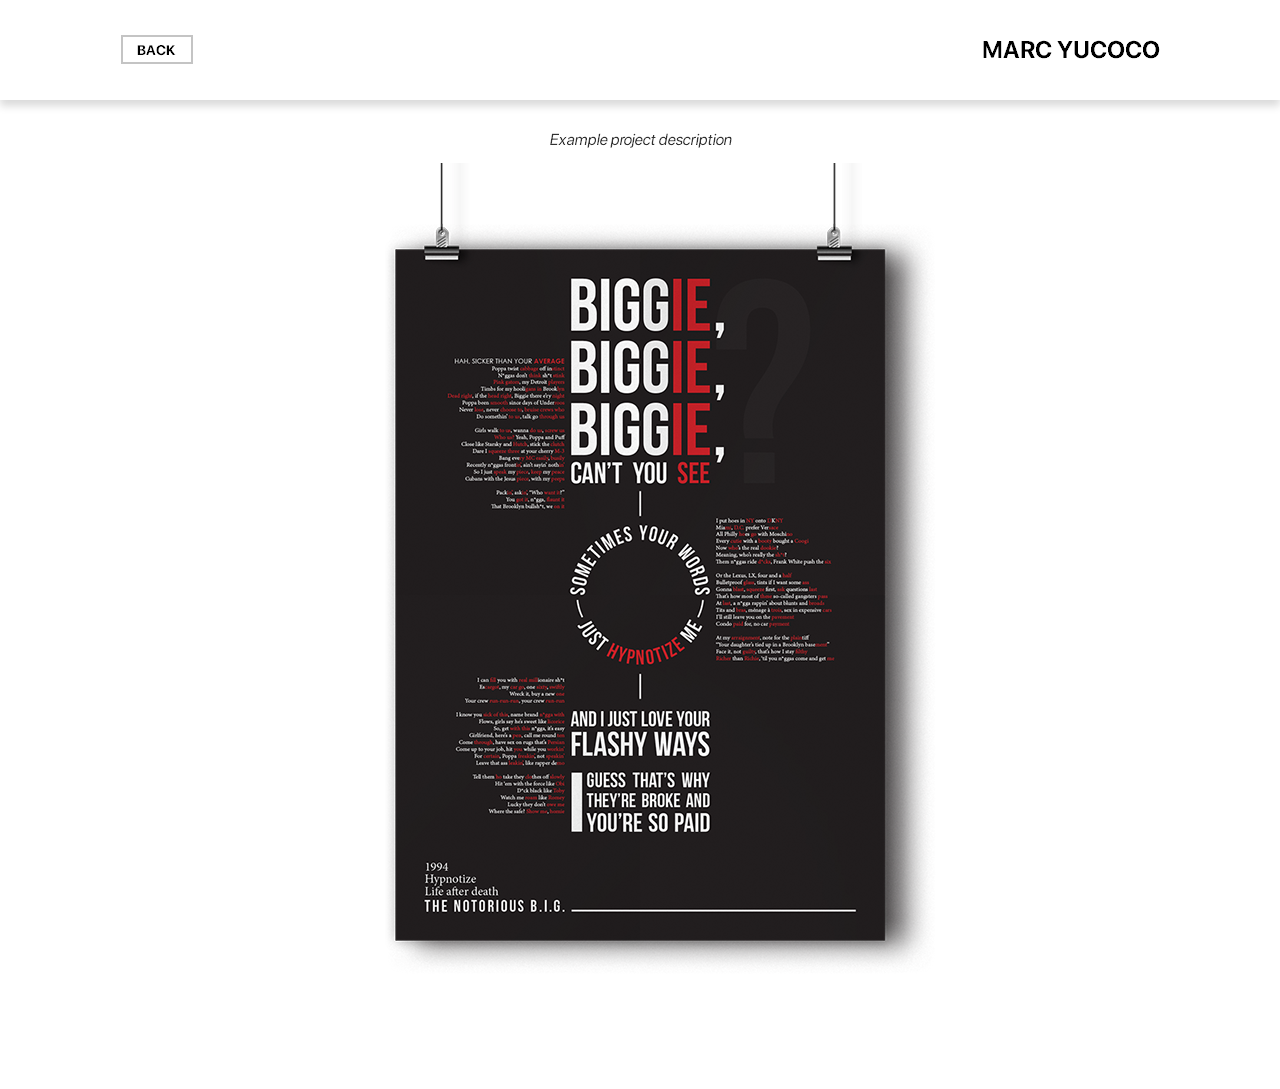
<file: example-project-1-grid.html>
<!DOCTYPE html>
<html class="nojs html css_verticalspacer" lang="en-GB">
 <head>

  <meta http-equiv="Content-type" content="text/html;charset=UTF-8"/>
  <meta name="generator" content="2018.0.0.379"/>
  <meta name="viewport" content="width=device-width, initial-scale=1.0"/>
  
  <script type="text/javascript">
   // Update the 'nojs'/'js' class on the html node
document.documentElement.className = document.documentElement.className.replace(/\bnojs\b/g, 'js');

// Check that all required assets are uploaded and up-to-date
if(typeof Muse == "undefined") window.Muse = {}; window.Muse.assets = {"required":["museutils.js", "museconfig.js", "jquery.watch.js", "require.js", "example-project-1-grid.css"], "outOfDate":[]};
</script>
  
  <title>Example Project 1 Grid</title>
  <!-- CSS -->
  <link rel="stylesheet" type="text/css" href="css/site_global.css?crc=444006867"/>
  <link rel="stylesheet" type="text/css" href="css/master_portfolio-item-from-grid.css?crc=201377221"/>
  <link rel="stylesheet" type="text/css" href="css/example-project-1-grid.css?crc=257000226" id="pagesheet"/>
   </head>
 <body>

  <div class="clearfix borderbox" id="page"><!-- column -->
   <div class="clearfix colelem" id="pu3201"><!-- group -->
    <div class="browser_width grpelem" id="u3201-bw">
     <div class="shadow" id="u3201"><!-- group -->
      <div class="clearfix" id="u3201_align_to_page">
       <div class="clearfix grpelem" id="u3208"><!-- group -->
        <div class="pointer_cursor transition clearfix grpelem" id="u3209"><!-- group -->
         <a class="block" href="portfolio-grid.html"><!-- Block link tag --></a>
         <a class="nonblock nontext grpelem" id="u3210-4" href="portfolio-grid.html" data-sizePolicy="fixed" data-pintopage="page_fixedLeft"><!-- rasterized frame --><img id="u3210-4_img" alt="BACK" width="72" height="17" src="images/u3210-4.png?crc=305097446" data-hidpi-src="images/u3210-4_2x.png?crc=320193999"/></a>
        </div>
       </div>
      </div>
     </div>
    </div>
    <a class="nonblock nontext transition grpelem" id="u3211" href="index.html" data-sizePolicy="fixed" data-pintopage="page_fixedRight"><!-- state-based BG images --><img id="u3211_states" alt="MARC YUCOCO" src="images/blank.gif?crc=4208392903"/></a>
   </div>
   <img class="colelem" id="u4112-4" alt="Example project description" src="images/u4112-4.png?crc=4142373512" data-hidpi-src="images/u4112-4_2x.png?crc=3828528738" data-image-width="864"/><!-- rasterized frame -->
   <div class="clip_frame colelem" id="u4102"><!-- image -->
    <img class="block" id="u4102_img" src="images/hypnotize%20poster%20mockup-crop-u4102.png?crc=36231702" data-hidpi-src="images/hypnotize%20poster%20mockup-crop-u4102_2x.png?crc=4016112776" alt="" data-heightwidthratio="1" data-image-width="864" data-image-height="864"/>
   </div>
   <div class="verticalspacer" data-offset-top="1027" data-content-above-spacer="1027" data-content-below-spacer="62" data-sizePolicy="fixed" data-pintopage="page_fixedLeft"></div>
  </div>
  <div class="preload_images">
   <img class="preload" src="images/u3211_states-r.png?crc=3955740798" alt=""/>
   <img class="preload" src="images/u3211_states-r_2x.png?crc=4233055283" alt=""/>
  </div>
  <!-- Other scripts -->
  <script type="text/javascript">
   // Decide weather to suppress missing file error or not based on preference setting
var suppressMissingFileError = false
</script>
  <script type="text/javascript">
   window.Muse.assets.check=function(d){if(!window.Muse.assets.checked){window.Muse.assets.checked=!0;var b={},c=function(a,b){if(window.getComputedStyle){var c=window.getComputedStyle(a,null);return c&&c.getPropertyValue(b)||c&&c[b]||""}if(document.documentElement.currentStyle)return(c=a.currentStyle)&&c[b]||a.style&&a.style[b]||"";return""},a=function(a){if(a.match(/^rgb/))return a=a.replace(/\s+/g,"").match(/([\d\,]+)/gi)[0].split(","),(parseInt(a[0])<<16)+(parseInt(a[1])<<8)+parseInt(a[2]);if(a.match(/^\#/))return parseInt(a.substr(1),
16);return 0},g=function(g){for(var f=document.getElementsByTagName("link"),h=0;h<f.length;h++)if("text/css"==f[h].type){var i=(f[h].href||"").match(/\/?css\/([\w\-]+\.css)\?crc=(\d+)/);if(!i||!i[1]||!i[2])break;b[i[1]]=i[2]}f=document.createElement("div");f.className="version";f.style.cssText="display:none; width:1px; height:1px;";document.getElementsByTagName("body")[0].appendChild(f);for(h=0;h<Muse.assets.required.length;){var i=Muse.assets.required[h],l=i.match(/([\w\-\.]+)\.(\w+)$/),k=l&&l[1]?
l[1]:null,l=l&&l[2]?l[2]:null;switch(l.toLowerCase()){case "css":k=k.replace(/\W/gi,"_").replace(/^([^a-z])/gi,"_$1");f.className+=" "+k;k=a(c(f,"color"));l=a(c(f,"backgroundColor"));k!=0||l!=0?(Muse.assets.required.splice(h,1),"undefined"!=typeof b[i]&&(k!=b[i]>>>24||l!=(b[i]&16777215))&&Muse.assets.outOfDate.push(i)):h++;f.className="version";break;case "js":h++;break;default:throw Error("Unsupported file type: "+l);}}d?d().jquery!="1.8.3"&&Muse.assets.outOfDate.push("jquery-1.8.3.min.js"):Muse.assets.required.push("jquery-1.8.3.min.js");
f.parentNode.removeChild(f);if(Muse.assets.outOfDate.length||Muse.assets.required.length)f="Some files on the server may be missing or incorrect. Clear browser cache and try again. If the problem persists please contact website author.",g&&Muse.assets.outOfDate.length&&(f+="\nOut of date: "+Muse.assets.outOfDate.join(",")),g&&Muse.assets.required.length&&(f+="\nMissing: "+Muse.assets.required.join(",")),suppressMissingFileError?(f+="\nUse SuppressMissingFileError key in AppPrefs.xml to show missing file error pop up.",console.log(f)):alert(f)};location&&location.search&&location.search.match&&location.search.match(/muse_debug/gi)?
setTimeout(function(){g(!0)},5E3):g()}};
var muse_init=function(){require.config({baseUrl:""});require(["jquery","museutils","whatinput","jquery.watch"],function(d){var $ = d;$(document).ready(function(){try{
window.Muse.assets.check($);/* body */
Muse.Utils.transformMarkupToFixBrowserProblemsPreInit();/* body */
Muse.Utils.detectScreenResolution();/* HiDPI screens */
Muse.Utils.prepHyperlinks(true);/* body */
Muse.Utils.resizeHeight('.browser_width');/* resize height */
Muse.Utils.requestAnimationFrame(function() { $('body').addClass('initialized'); });/* mark body as initialized */
Muse.Utils.makeButtonsVisibleAfterSettingMinWidth();/* body */
Muse.Utils.fullPage('#page');/* 100% height page */
Muse.Utils.showWidgetsWhenReady();/* body */
Muse.Utils.transformMarkupToFixBrowserProblems();/* body */
}catch(b){if(b&&"function"==typeof b.notify?b.notify():Muse.Assert.fail("Error calling selector function: "+b),false)throw b;}})})};

</script>
  <!-- RequireJS script -->
  <script src="scripts/require.js?crc=4157109226" type="text/javascript" async data-main="scripts/museconfig.js?crc=380897831" onload="if (requirejs) requirejs.onError = function(requireType, requireModule) { if (requireType && requireType.toString && requireType.toString().indexOf && 0 <= requireType.toString().indexOf('#scripterror')) window.Muse.assets.check(); }" onerror="window.Muse.assets.check();"></script>
   </body>
</html>
</file>
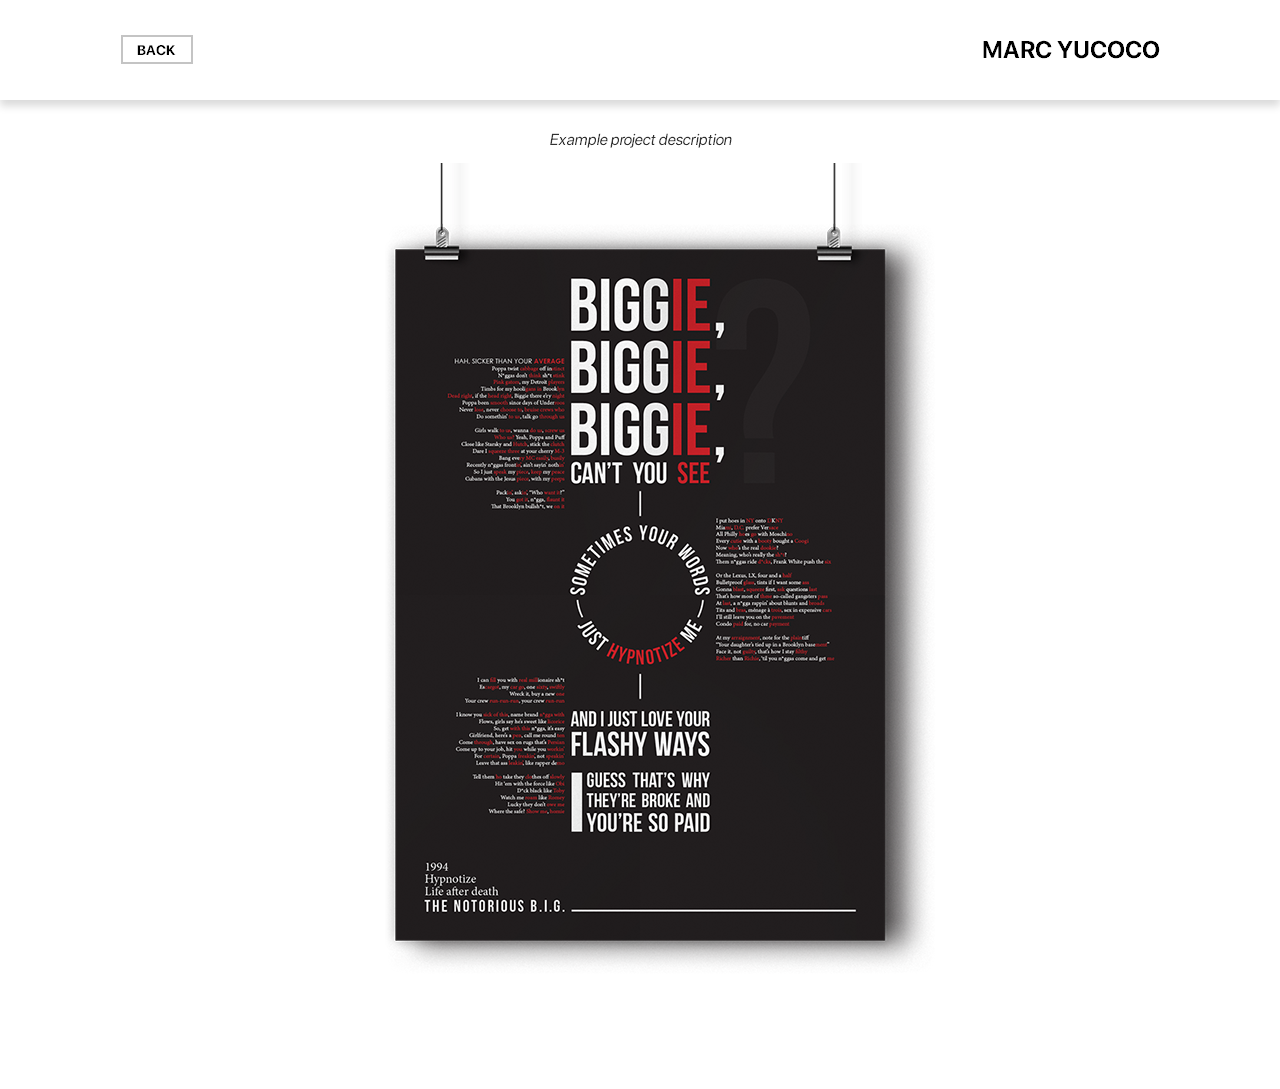
<file: example-project-1-list.html>
<!DOCTYPE html>
<html class="nojs html css_verticalspacer" lang="en-GB">
 <head>

  <meta http-equiv="Content-type" content="text/html;charset=UTF-8"/>
  <meta name="generator" content="2018.0.0.379"/>
  <meta name="viewport" content="width=device-width, initial-scale=1.0"/>
  
  <script type="text/javascript">
   // Update the 'nojs'/'js' class on the html node
document.documentElement.className = document.documentElement.className.replace(/\bnojs\b/g, 'js');

// Check that all required assets are uploaded and up-to-date
if(typeof Muse == "undefined") window.Muse = {}; window.Muse.assets = {"required":["museutils.js", "museconfig.js", "jquery.watch.js", "require.js", "example-project-1-list.css"], "outOfDate":[]};
</script>
  
  <title>Example Project 1 List</title>
  <!-- CSS -->
  <link rel="stylesheet" type="text/css" href="css/site_global.css?crc=444006867"/>
  <link rel="stylesheet" type="text/css" href="css/master_portfolio-item-from-list.css?crc=416532338"/>
  <link rel="stylesheet" type="text/css" href="css/example-project-1-list.css?crc=4059397634" id="pagesheet"/>
   </head>
 <body>

  <div class="clearfix borderbox" id="page"><!-- column -->
   <div class="clearfix colelem" id="pu3265"><!-- group -->
    <div class="browser_width grpelem" id="u3265-bw">
     <div class="shadow" id="u3265"><!-- group -->
      <div class="clearfix" id="u3265_align_to_page">
       <div class="clearfix grpelem" id="u3272"><!-- group -->
        <div class="pointer_cursor transition clearfix grpelem" id="u3273"><!-- group -->
         <a class="block" href="portfolio-list.html"><!-- Block link tag --></a>
         <a class="nonblock nontext grpelem" id="u3274-4" href="portfolio-list.html" data-sizePolicy="fixed" data-pintopage="page_fixedLeft"><!-- rasterized frame --><img id="u3274-4_img" alt="BACK" width="72" height="17" src="images/u3274-4.png?crc=305097446" data-hidpi-src="images/u3274-4_2x.png?crc=320193999"/></a>
        </div>
       </div>
      </div>
     </div>
    </div>
    <a class="nonblock nontext transition grpelem" id="u3275" href="index.html" data-sizePolicy="fixed" data-pintopage="page_fixedRight"><!-- state-based BG images --><img id="u3275_states" alt="MARC YUCOCO" src="images/blank.gif?crc=4208392903"/></a>
   </div>
   <img class="colelem" id="u4117-4" alt="Example project description" src="images/u4117-4.png?crc=4142373512" data-hidpi-src="images/u4117-4_2x.png?crc=3828528738" data-image-width="864"/><!-- rasterized frame -->
   <div class="clip_frame colelem" id="u4115"><!-- image -->
    <img class="block" id="u4115_img" src="images/hypnotize%20poster%20mockup-crop-u4115.png?crc=36231702" data-hidpi-src="images/hypnotize%20poster%20mockup-crop-u4115_2x.png?crc=4016112776" alt="" data-heightwidthratio="1" data-image-width="864" data-image-height="864"/>
   </div>
   <div class="verticalspacer" data-offset-top="1027" data-content-above-spacer="1027" data-content-below-spacer="61" data-sizePolicy="fixed" data-pintopage="page_fixedLeft"></div>
  </div>
  <div class="preload_images">
   <img class="preload" src="images/u3275_states-r.png?crc=3955740798" alt=""/>
   <img class="preload" src="images/u3275_states-r_2x.png?crc=4233055283" alt=""/>
  </div>
  <!-- Other scripts -->
  <script type="text/javascript">
   // Decide weather to suppress missing file error or not based on preference setting
var suppressMissingFileError = false
</script>
  <script type="text/javascript">
   window.Muse.assets.check=function(d){if(!window.Muse.assets.checked){window.Muse.assets.checked=!0;var b={},c=function(a,b){if(window.getComputedStyle){var c=window.getComputedStyle(a,null);return c&&c.getPropertyValue(b)||c&&c[b]||""}if(document.documentElement.currentStyle)return(c=a.currentStyle)&&c[b]||a.style&&a.style[b]||"";return""},a=function(a){if(a.match(/^rgb/))return a=a.replace(/\s+/g,"").match(/([\d\,]+)/gi)[0].split(","),(parseInt(a[0])<<16)+(parseInt(a[1])<<8)+parseInt(a[2]);if(a.match(/^\#/))return parseInt(a.substr(1),
16);return 0},g=function(g){for(var f=document.getElementsByTagName("link"),h=0;h<f.length;h++)if("text/css"==f[h].type){var i=(f[h].href||"").match(/\/?css\/([\w\-]+\.css)\?crc=(\d+)/);if(!i||!i[1]||!i[2])break;b[i[1]]=i[2]}f=document.createElement("div");f.className="version";f.style.cssText="display:none; width:1px; height:1px;";document.getElementsByTagName("body")[0].appendChild(f);for(h=0;h<Muse.assets.required.length;){var i=Muse.assets.required[h],l=i.match(/([\w\-\.]+)\.(\w+)$/),k=l&&l[1]?
l[1]:null,l=l&&l[2]?l[2]:null;switch(l.toLowerCase()){case "css":k=k.replace(/\W/gi,"_").replace(/^([^a-z])/gi,"_$1");f.className+=" "+k;k=a(c(f,"color"));l=a(c(f,"backgroundColor"));k!=0||l!=0?(Muse.assets.required.splice(h,1),"undefined"!=typeof b[i]&&(k!=b[i]>>>24||l!=(b[i]&16777215))&&Muse.assets.outOfDate.push(i)):h++;f.className="version";break;case "js":h++;break;default:throw Error("Unsupported file type: "+l);}}d?d().jquery!="1.8.3"&&Muse.assets.outOfDate.push("jquery-1.8.3.min.js"):Muse.assets.required.push("jquery-1.8.3.min.js");
f.parentNode.removeChild(f);if(Muse.assets.outOfDate.length||Muse.assets.required.length)f="Some files on the server may be missing or incorrect. Clear browser cache and try again. If the problem persists please contact website author.",g&&Muse.assets.outOfDate.length&&(f+="\nOut of date: "+Muse.assets.outOfDate.join(",")),g&&Muse.assets.required.length&&(f+="\nMissing: "+Muse.assets.required.join(",")),suppressMissingFileError?(f+="\nUse SuppressMissingFileError key in AppPrefs.xml to show missing file error pop up.",console.log(f)):alert(f)};location&&location.search&&location.search.match&&location.search.match(/muse_debug/gi)?
setTimeout(function(){g(!0)},5E3):g()}};
var muse_init=function(){require.config({baseUrl:""});require(["jquery","museutils","whatinput","jquery.watch"],function(d){var $ = d;$(document).ready(function(){try{
window.Muse.assets.check($);/* body */
Muse.Utils.transformMarkupToFixBrowserProblemsPreInit();/* body */
Muse.Utils.detectScreenResolution();/* HiDPI screens */
Muse.Utils.prepHyperlinks(true);/* body */
Muse.Utils.resizeHeight('.browser_width');/* resize height */
Muse.Utils.requestAnimationFrame(function() { $('body').addClass('initialized'); });/* mark body as initialized */
Muse.Utils.makeButtonsVisibleAfterSettingMinWidth();/* body */
Muse.Utils.fullPage('#page');/* 100% height page */
Muse.Utils.showWidgetsWhenReady();/* body */
Muse.Utils.transformMarkupToFixBrowserProblems();/* body */
}catch(b){if(b&&"function"==typeof b.notify?b.notify():Muse.Assert.fail("Error calling selector function: "+b),false)throw b;}})})};

</script>
  <!-- RequireJS script -->
  <script src="scripts/require.js?crc=4157109226" type="text/javascript" async data-main="scripts/museconfig.js?crc=380897831" onload="if (requirejs) requirejs.onError = function(requireType, requireModule) { if (requireType && requireType.toString && requireType.toString().indexOf && 0 <= requireType.toString().indexOf('#scripterror')) window.Muse.assets.check(); }" onerror="window.Muse.assets.check();"></script>
   </body>
</html>
</file>
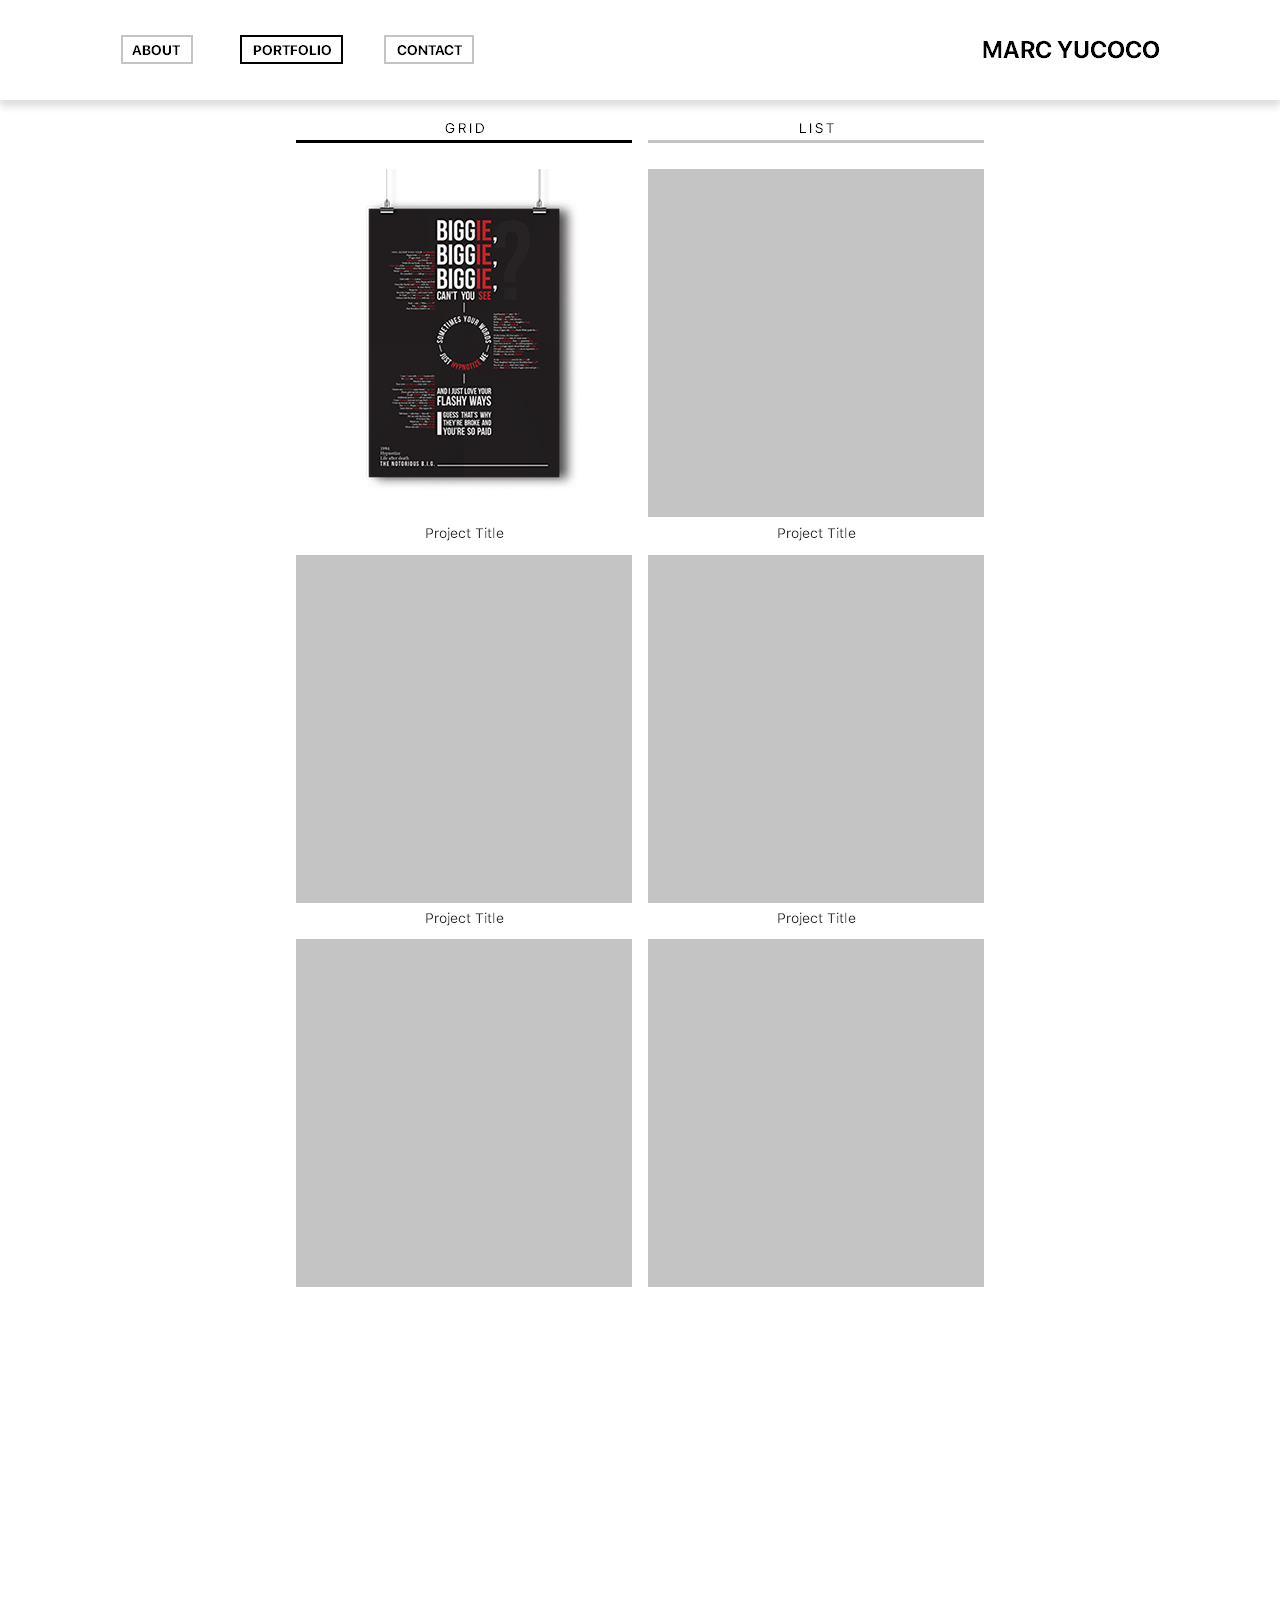
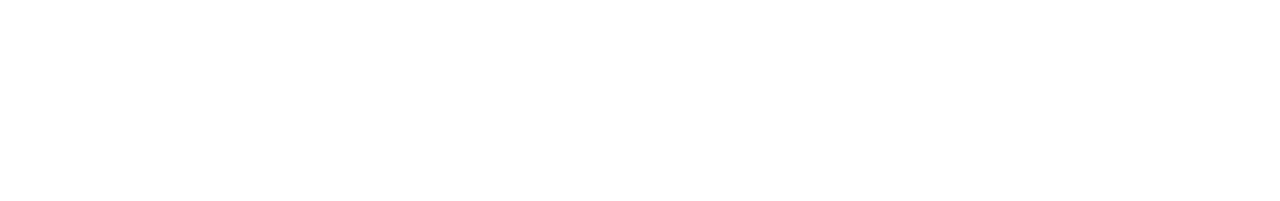
<file: portfolio-grid.html>
<!DOCTYPE html>
<html class="nojs html css_verticalspacer" lang="en-GB">
 <head>

  <meta http-equiv="Content-type" content="text/html;charset=UTF-8"/>
  <meta name="generator" content="2018.0.0.379"/>
  <meta name="viewport" content="width=device-width, initial-scale=1.0"/>
  
  <script type="text/javascript">
   // Update the 'nojs'/'js' class on the html node
document.documentElement.className = document.documentElement.className.replace(/\bnojs\b/g, 'js');

// Check that all required assets are uploaded and up-to-date
if(typeof Muse == "undefined") window.Muse = {}; window.Muse.assets = {"required":["museutils.js", "museconfig.js", "jquery.watch.js", "require.js", "portfolio-grid.css"], "outOfDate":[]};
</script>
  
  <title>PORTFOLIO GRID</title>
  <!-- CSS -->
  <link rel="stylesheet" type="text/css" href="css/site_global.css?crc=444006867"/>
  <link rel="stylesheet" type="text/css" href="css/master_portfolio-master.css?crc=362479235"/>
  <link rel="stylesheet" type="text/css" href="css/portfolio-grid.css?crc=68310885" id="pagesheet"/>
   </head>
 <body>

  <div class="clearfix borderbox" id="page"><!-- group -->
   <div class="clearfix grpelem" id="ppu1793"><!-- column -->
    <div class="clearfix colelem" id="pu1793"><!-- group -->
     <div class="browser_width grpelem" id="u1793-bw">
      <div class="shadow" id="u1793"><!-- group -->
       <div class="clearfix" id="u1793_align_to_page">
        <div class="clearfix grpelem" id="u1800"><!-- group -->
         <a class="nonblock nontext transition clearfix grpelem" id="u1802" href="about.html" data-sizePolicy="fixed" data-pintopage="page_fixedLeft"><!-- group --><img class="grpelem" id="u1801-4" alt="ABOUT" width="72" height="17" src="images/u1801-4.png?crc=78951325" data-hidpi-src="images/u1801-4_2x.png?crc=4055669108"/><!-- rasterized frame --></a>
        </div>
        <div class="clearfix grpelem" id="u1794"><!-- group -->
         <div class="pointer_cursor MuseLinkActive transition clearfix grpelem" id="u1795"><!-- group -->
          <a class="block" href="portfolio-grid.html"><!-- Block link tag --></a>
          <a class="nonblock nontext MuseLinkActive grpelem" id="u1796-4" href="portfolio-grid.html" data-sizePolicy="fixed" data-pintopage="page_fixedLeft"><!-- rasterized frame --><img id="u1796-4_img" alt="PORTFOLIO" width="88" height="17" src="images/u1796-4.png?crc=437821302" data-hidpi-src="images/u1796-4_2x.png?crc=4245759561"/></a>
         </div>
        </div>
        <div class="clearfix grpelem" id="u1797"><!-- group -->
         <div class="pointer_cursor transition clearfix grpelem" id="u1798"><!-- group -->
          <a class="block" href="contact.html"><!-- Block link tag --></a>
          <a class="nonblock nontext grpelem" id="u1799-4" href="contact.html" data-sizePolicy="fixed" data-pintopage="page_fixedLeft"><!-- rasterized frame --><img id="u1799-4_img" alt="CONTACT" width="88" height="17" src="images/u1799-4.png?crc=3769736046" data-hidpi-src="images/u1799-4_2x.png?crc=4133685384"/></a>
         </div>
        </div>
       </div>
      </div>
     </div>
     <a class="nonblock nontext transition grpelem" id="u1803" href="index.html" data-sizePolicy="fixed" data-pintopage="page_fixedRight"><!-- state-based BG images --><img id="u1803_states" alt="MARC YUCOCO" src="images/blank.gif?crc=4208392903"/></a>
    </div>
    <div class="clearfix colelem" id="pu1720"><!-- group -->
     <div class="pointer_cursor MuseLinkActive transition clearfix grpelem" id="u1720"><!-- group -->
      <a class="block" href="portfolio-grid.html"><!-- Block link tag --></a>
      <div class="clearfix grpelem" id="u1890"><!-- group -->
       <a class="nonblock nontext MuseLinkActive grpelem" id="u1718-4" href="portfolio-grid.html"><!-- rasterized frame --><img id="u1718-4_img" alt="GRID" src="images/u1718-4.png?crc=344306113" data-hidpi-src="images/u1718-4_2x.png?crc=3841681383" data-image-width="336"/></a>
      </div>
     </div>
     <div class="pointer_cursor transition clearfix grpelem" id="u1721"><!-- group -->
      <a class="block" href="portfolio-list.html"><!-- Block link tag --></a>
      <a class="nonblock nontext grpelem" id="u1719-4" href="portfolio-list.html"><!-- rasterized frame --><img id="u1719-4_img" alt="LIST" src="images/u1719-4.png?crc=133325222" data-hidpi-src="images/u1719-4_2x.png?crc=3937587652" data-image-width="336"/></a>
     </div>
    </div>
    <div class="clearfix colelem" id="pu2037"><!-- group -->
     <a class="nonblock nontext clip_frame grpelem" id="u2037" href="example-project-1-grid.html"><!-- image --><img class="block" id="u2037_img" src="images/hypnotize%20poster%20mockup-crop-u2037.png?crc=3997262402" data-hidpi-src="images/hypnotize%20poster%20mockup-crop-u2037_2x.png?crc=506359934" alt="" data-heightwidthratio="1.0386904761904763" data-image-width="336" data-image-height="349"/></a>
     <div class="grpelem" id="u2043"><!-- content -->
      <div class="fluid_height_spacer"></div>
     </div>
    </div>
    <div class="clearfix colelem" id="pu4137-4"><!-- group -->
     <img class="grpelem" id="u4137-4" alt="Project Title" src="images/u4137-4.png?crc=467376954" data-hidpi-src="images/u4137-4_2x.png?crc=4198113922" data-image-width="336"/><!-- rasterized frame -->
     <img class="grpelem" id="u4150-4" alt="Project Title" src="images/u4150-4.png?crc=467376954" data-hidpi-src="images/u4150-4_2x.png?crc=4198113922" data-image-width="336"/><!-- rasterized frame -->
    </div>
    <div class="clearfix colelem" id="pu4144"><!-- group -->
     <div class="grpelem" id="u4144"><!-- content -->
      <div class="fluid_height_spacer"></div>
     </div>
     <div class="grpelem" id="u4134"><!-- content -->
      <div class="fluid_height_spacer"></div>
     </div>
    </div>
    <div class="clearfix colelem" id="pu4171-4"><!-- group -->
     <img class="grpelem" id="u4171-4" alt="Project Title" src="images/u4171-4.png?crc=467376954" data-hidpi-src="images/u4171-4_2x.png?crc=4198113922" data-image-width="336"/><!-- rasterized frame -->
     <img class="grpelem" id="u4174-4" alt="Project Title" src="images/u4174-4.png?crc=467376954" data-hidpi-src="images/u4174-4_2x.png?crc=4198113922" data-image-width="336"/><!-- rasterized frame -->
    </div>
    <div class="clearfix colelem" id="pu4168"><!-- group -->
     <div class="grpelem" id="u4168"><!-- content -->
      <div class="fluid_height_spacer"></div>
     </div>
     <div class="grpelem" id="u4165"><!-- content -->
      <div class="fluid_height_spacer"></div>
     </div>
    </div>
   </div>
   <div class="verticalspacer" data-offset-top="1287" data-content-above-spacer="1286" data-content-below-spacer="61" data-sizePolicy="fixed" data-pintopage="page_fixedLeft"></div>
   <div class="grpelem" id="u3909-3"><!-- rasterized frame --></div>
  </div>
  <div class="preload_images">
   <img class="preload" src="images/u1803_states-r.png?crc=3955740798" alt=""/>
   <img class="preload" src="images/u1803_states-r_2x.png?crc=4233055283" alt=""/>
  </div>
  <!-- Other scripts -->
  <script type="text/javascript">
   // Decide weather to suppress missing file error or not based on preference setting
var suppressMissingFileError = false
</script>
  <script type="text/javascript">
   window.Muse.assets.check=function(d){if(!window.Muse.assets.checked){window.Muse.assets.checked=!0;var b={},c=function(a,b){if(window.getComputedStyle){var c=window.getComputedStyle(a,null);return c&&c.getPropertyValue(b)||c&&c[b]||""}if(document.documentElement.currentStyle)return(c=a.currentStyle)&&c[b]||a.style&&a.style[b]||"";return""},a=function(a){if(a.match(/^rgb/))return a=a.replace(/\s+/g,"").match(/([\d\,]+)/gi)[0].split(","),(parseInt(a[0])<<16)+(parseInt(a[1])<<8)+parseInt(a[2]);if(a.match(/^\#/))return parseInt(a.substr(1),
16);return 0},g=function(g){for(var f=document.getElementsByTagName("link"),h=0;h<f.length;h++)if("text/css"==f[h].type){var i=(f[h].href||"").match(/\/?css\/([\w\-]+\.css)\?crc=(\d+)/);if(!i||!i[1]||!i[2])break;b[i[1]]=i[2]}f=document.createElement("div");f.className="version";f.style.cssText="display:none; width:1px; height:1px;";document.getElementsByTagName("body")[0].appendChild(f);for(h=0;h<Muse.assets.required.length;){var i=Muse.assets.required[h],l=i.match(/([\w\-\.]+)\.(\w+)$/),k=l&&l[1]?
l[1]:null,l=l&&l[2]?l[2]:null;switch(l.toLowerCase()){case "css":k=k.replace(/\W/gi,"_").replace(/^([^a-z])/gi,"_$1");f.className+=" "+k;k=a(c(f,"color"));l=a(c(f,"backgroundColor"));k!=0||l!=0?(Muse.assets.required.splice(h,1),"undefined"!=typeof b[i]&&(k!=b[i]>>>24||l!=(b[i]&16777215))&&Muse.assets.outOfDate.push(i)):h++;f.className="version";break;case "js":h++;break;default:throw Error("Unsupported file type: "+l);}}d?d().jquery!="1.8.3"&&Muse.assets.outOfDate.push("jquery-1.8.3.min.js"):Muse.assets.required.push("jquery-1.8.3.min.js");
f.parentNode.removeChild(f);if(Muse.assets.outOfDate.length||Muse.assets.required.length)f="Some files on the server may be missing or incorrect. Clear browser cache and try again. If the problem persists please contact website author.",g&&Muse.assets.outOfDate.length&&(f+="\nOut of date: "+Muse.assets.outOfDate.join(",")),g&&Muse.assets.required.length&&(f+="\nMissing: "+Muse.assets.required.join(",")),suppressMissingFileError?(f+="\nUse SuppressMissingFileError key in AppPrefs.xml to show missing file error pop up.",console.log(f)):alert(f)};location&&location.search&&location.search.match&&location.search.match(/muse_debug/gi)?
setTimeout(function(){g(!0)},5E3):g()}};
var muse_init=function(){require.config({baseUrl:""});require(["jquery","museutils","whatinput","jquery.watch"],function(d){var $ = d;$(document).ready(function(){try{
window.Muse.assets.check($);/* body */
Muse.Utils.transformMarkupToFixBrowserProblemsPreInit();/* body */
Muse.Utils.detectScreenResolution();/* HiDPI screens */
Muse.Utils.prepHyperlinks(true);/* body */
Muse.Utils.resizeHeight('.browser_width');/* resize height */
Muse.Utils.requestAnimationFrame(function() { $('body').addClass('initialized'); });/* mark body as initialized */
Muse.Utils.makeButtonsVisibleAfterSettingMinWidth();/* body */
Muse.Utils.fullPage('#page');/* 100% height page */
Muse.Utils.showWidgetsWhenReady();/* body */
Muse.Utils.transformMarkupToFixBrowserProblems();/* body */
}catch(b){if(b&&"function"==typeof b.notify?b.notify():Muse.Assert.fail("Error calling selector function: "+b),false)throw b;}})})};

</script>
  <!-- RequireJS script -->
  <script src="scripts/require.js?crc=4157109226" type="text/javascript" async data-main="scripts/museconfig.js?crc=380897831" onload="if (requirejs) requirejs.onError = function(requireType, requireModule) { if (requireType && requireType.toString && requireType.toString().indexOf && 0 <= requireType.toString().indexOf('#scripterror')) window.Muse.assets.check(); }" onerror="window.Muse.assets.check();"></script>
   </body>
</html>
</file>
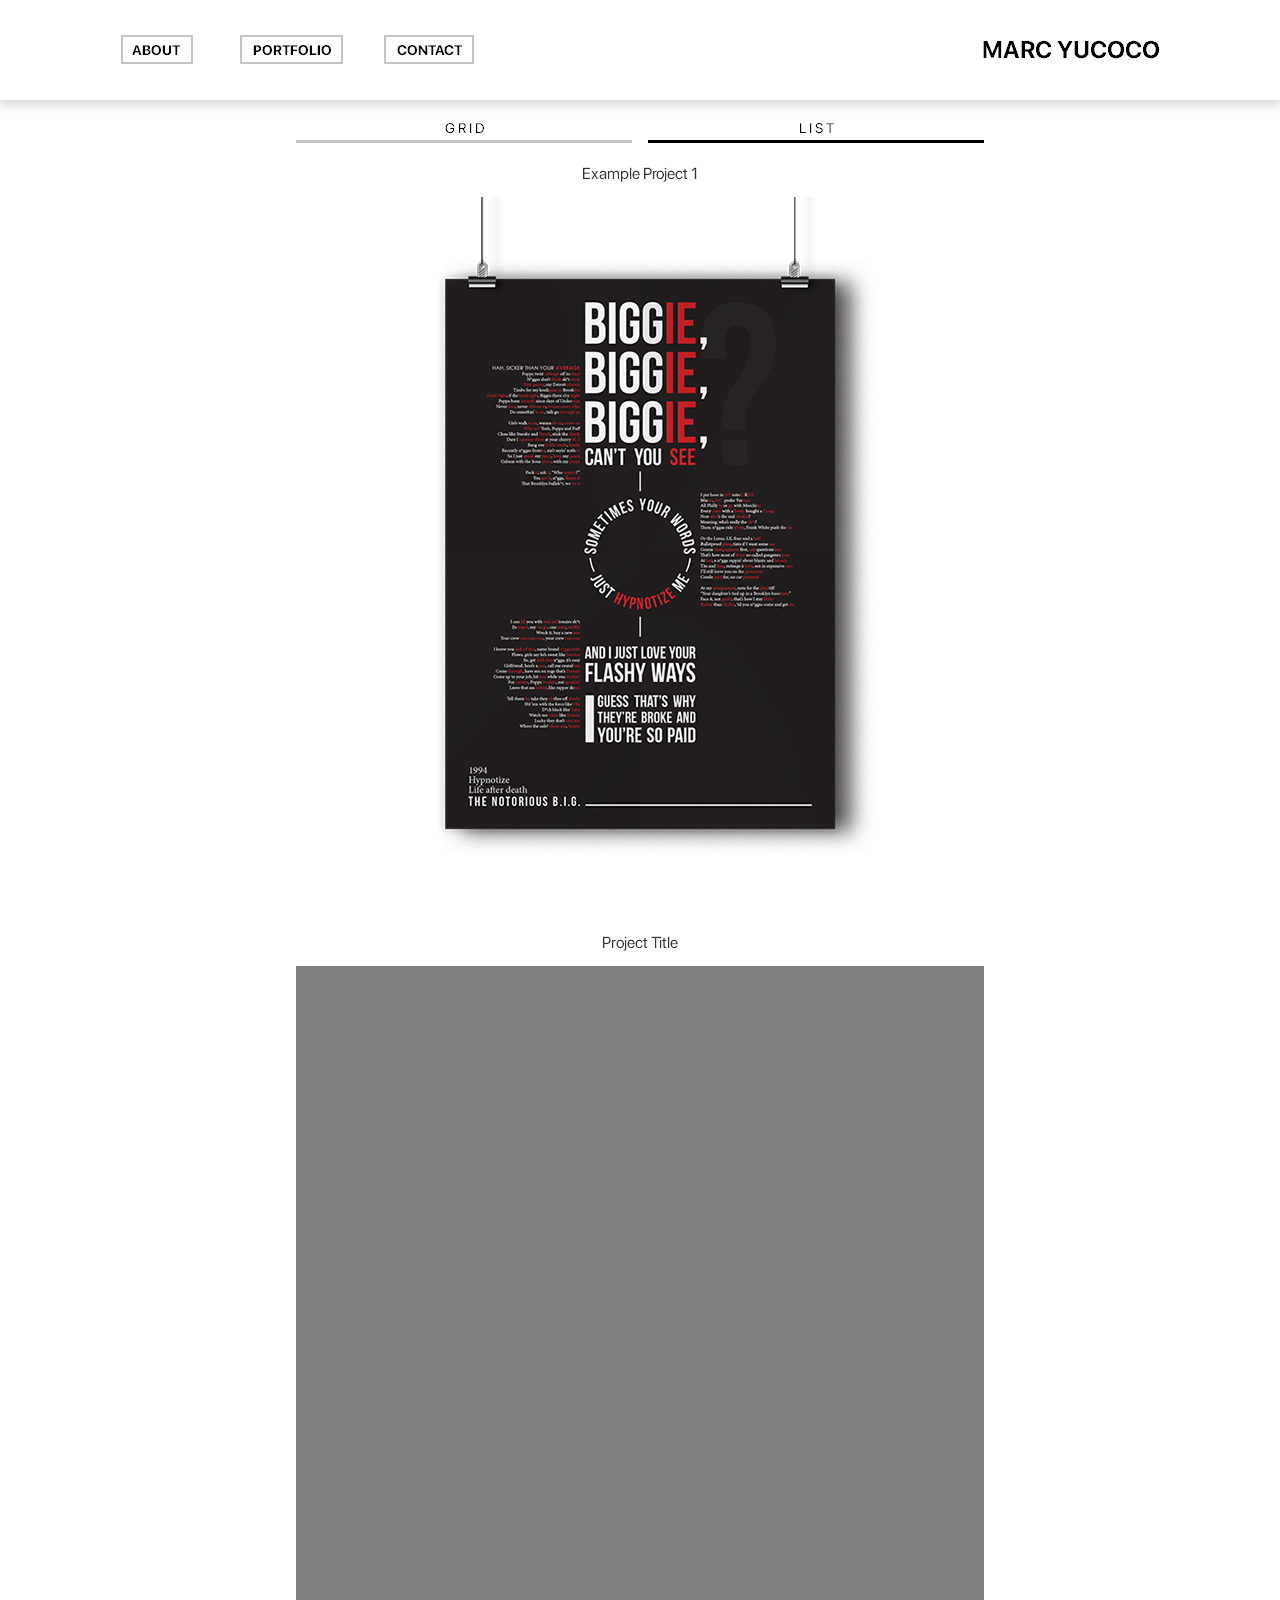
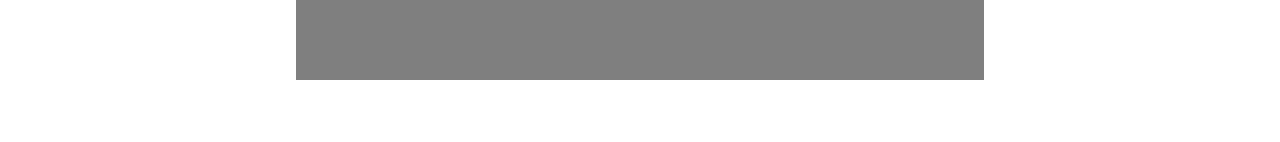
<file: portfolio-list.html>
<!DOCTYPE html>
<html class="nojs html css_verticalspacer" lang="en-GB">
 <head>

  <meta http-equiv="Content-type" content="text/html;charset=UTF-8"/>
  <meta name="generator" content="2018.0.0.379"/>
  <meta name="viewport" content="width=device-width, initial-scale=1.0"/>
  
  <script type="text/javascript">
   // Update the 'nojs'/'js' class on the html node
document.documentElement.className = document.documentElement.className.replace(/\bnojs\b/g, 'js');

// Check that all required assets are uploaded and up-to-date
if(typeof Muse == "undefined") window.Muse = {}; window.Muse.assets = {"required":["museutils.js", "museconfig.js", "jquery.watch.js", "require.js", "portfolio-list.css"], "outOfDate":[]};
</script>
  
  <title>PORTFOLIO LIST</title>
  <!-- CSS -->
  <link rel="stylesheet" type="text/css" href="css/site_global.css?crc=444006867"/>
  <link rel="stylesheet" type="text/css" href="css/master_portfolio-master.css?crc=362479235"/>
  <link rel="stylesheet" type="text/css" href="css/portfolio-list.css?crc=3910978259" id="pagesheet"/>
   </head>
 <body>

  <div class="clearfix borderbox" id="page"><!-- column -->
   <div class="clearfix colelem" id="pu1793"><!-- group -->
    <div class="browser_width grpelem" id="u1793-bw">
     <div id="u1793"><!-- group -->
      <div class="clearfix" id="u1793_align_to_page">
       <div class="clearfix grpelem" id="u1800"><!-- group -->
        <a class="nonblock nontext transition clearfix grpelem" id="u1802" href="about.html" data-sizePolicy="fixed" data-pintopage="page_fixedLeft"><!-- group --><img class="grpelem" id="u1801-4" alt="ABOUT" width="72" height="17" src="images/u1801-4.png?crc=78951325" data-hidpi-src="images/u1801-4_2x.png?crc=4055669108"/><!-- rasterized frame --></a>
       </div>
       <div class="clearfix grpelem" id="u1794"><!-- group -->
        <div class="pointer_cursor transition clearfix grpelem" id="u1795"><!-- group -->
         <a class="block" href="portfolio-grid.html"><!-- Block link tag --></a>
         <a class="nonblock nontext grpelem" id="u1796-4" href="portfolio-grid.html" data-sizePolicy="fixed" data-pintopage="page_fixedLeft"><!-- rasterized frame --><img id="u1796-4_img" alt="PORTFOLIO" width="88" height="17" src="images/u1796-4.png?crc=437821302" data-hidpi-src="images/u1796-4_2x.png?crc=4245759561"/></a>
        </div>
       </div>
       <div class="clearfix grpelem" id="u1797"><!-- group -->
        <div class="pointer_cursor transition clearfix grpelem" id="u1798"><!-- group -->
         <a class="block" href="contact.html"><!-- Block link tag --></a>
         <a class="nonblock nontext grpelem" id="u1799-4" href="contact.html" data-sizePolicy="fixed" data-pintopage="page_fixedLeft"><!-- rasterized frame --><img id="u1799-4_img" alt="CONTACT" width="88" height="17" src="images/u1799-4.png?crc=3769736046" data-hidpi-src="images/u1799-4_2x.png?crc=4133685384"/></a>
        </div>
       </div>
      </div>
     </div>
    </div>
    <a class="nonblock nontext transition grpelem" id="u1803" href="index.html" data-sizePolicy="fixed" data-pintopage="page_fixedRight"><!-- state-based BG images --><img id="u1803_states" alt="MARC YUCOCO" src="images/blank.gif?crc=4208392903"/></a>
   </div>
   <div class="clearfix colelem" id="pu1720"><!-- group -->
    <div class="pointer_cursor transition clearfix grpelem" id="u1720"><!-- group -->
     <a class="block" href="portfolio-grid.html"><!-- Block link tag --></a>
     <div class="clearfix grpelem" id="u1890"><!-- group -->
      <a class="nonblock nontext grpelem" id="u1718-4" href="portfolio-grid.html"><!-- rasterized frame --><img id="u1718-4_img" alt="GRID" src="images/u1718-4.png?crc=344306113" data-hidpi-src="images/u1718-4_2x.png?crc=3841681383" data-image-width="336"/></a>
     </div>
    </div>
    <div class="pointer_cursor MuseLinkActive transition clearfix grpelem" id="u1721"><!-- group -->
     <a class="block" href="portfolio-list.html"><!-- Block link tag --></a>
     <a class="nonblock nontext MuseLinkActive grpelem" id="u1719-4" href="portfolio-list.html"><!-- rasterized frame --><img id="u1719-4_img" alt="LIST" src="images/u1719-4.png?crc=133325222" data-hidpi-src="images/u1719-4_2x.png?crc=3937587652" data-image-width="336"/></a>
    </div>
   </div>
   <img class="colelem" id="u4040-4" alt="Project Title" src="images/u4040-4.png?crc=479886070" data-hidpi-src="images/u4040-4_2x.png?crc=4134694362" data-image-width="688"/><!-- rasterized frame -->
   <a class="nonblock nontext clip_frame colelem" id="u4033" href="example-project-1-list.html"><!-- image --><img class="block" id="u4033_img" src="images/hypnotize%20poster%20mockup-crop-u4033.png?crc=3905147527" data-hidpi-src="images/hypnotize%20poster%20mockup-crop-u4033_2x.png?crc=4083941482" alt="" data-heightwidthratio="1.0377906976744187" data-image-width="688" data-image-height="714"/></a>
   <img class="colelem" id="u4234-4" alt="Project Title" src="images/u4234-4.png?crc=479886070" data-hidpi-src="images/u4234-4_2x.png?crc=4134694362" data-image-width="688"/><!-- rasterized frame -->
   <div class="colelem" id="u4227"><!-- content -->
    <div class="fluid_height_spacer"></div>
   </div>
   <div class="verticalspacer" data-offset-top="1680" data-content-above-spacer="1680" data-content-below-spacer="61" data-sizePolicy="fixed" data-pintopage="page_fixedLeft"></div>
  </div>
  <div class="preload_images">
   <img class="preload" src="images/u1803_states-r.png?crc=3955740798" alt=""/>
   <img class="preload" src="images/u1803_states-r_2x.png?crc=4233055283" alt=""/>
  </div>
  <!-- Other scripts -->
  <script type="text/javascript">
   // Decide weather to suppress missing file error or not based on preference setting
var suppressMissingFileError = false
</script>
  <script type="text/javascript">
   window.Muse.assets.check=function(d){if(!window.Muse.assets.checked){window.Muse.assets.checked=!0;var b={},c=function(a,b){if(window.getComputedStyle){var c=window.getComputedStyle(a,null);return c&&c.getPropertyValue(b)||c&&c[b]||""}if(document.documentElement.currentStyle)return(c=a.currentStyle)&&c[b]||a.style&&a.style[b]||"";return""},a=function(a){if(a.match(/^rgb/))return a=a.replace(/\s+/g,"").match(/([\d\,]+)/gi)[0].split(","),(parseInt(a[0])<<16)+(parseInt(a[1])<<8)+parseInt(a[2]);if(a.match(/^\#/))return parseInt(a.substr(1),
16);return 0},g=function(g){for(var f=document.getElementsByTagName("link"),h=0;h<f.length;h++)if("text/css"==f[h].type){var i=(f[h].href||"").match(/\/?css\/([\w\-]+\.css)\?crc=(\d+)/);if(!i||!i[1]||!i[2])break;b[i[1]]=i[2]}f=document.createElement("div");f.className="version";f.style.cssText="display:none; width:1px; height:1px;";document.getElementsByTagName("body")[0].appendChild(f);for(h=0;h<Muse.assets.required.length;){var i=Muse.assets.required[h],l=i.match(/([\w\-\.]+)\.(\w+)$/),k=l&&l[1]?
l[1]:null,l=l&&l[2]?l[2]:null;switch(l.toLowerCase()){case "css":k=k.replace(/\W/gi,"_").replace(/^([^a-z])/gi,"_$1");f.className+=" "+k;k=a(c(f,"color"));l=a(c(f,"backgroundColor"));k!=0||l!=0?(Muse.assets.required.splice(h,1),"undefined"!=typeof b[i]&&(k!=b[i]>>>24||l!=(b[i]&16777215))&&Muse.assets.outOfDate.push(i)):h++;f.className="version";break;case "js":h++;break;default:throw Error("Unsupported file type: "+l);}}d?d().jquery!="1.8.3"&&Muse.assets.outOfDate.push("jquery-1.8.3.min.js"):Muse.assets.required.push("jquery-1.8.3.min.js");
f.parentNode.removeChild(f);if(Muse.assets.outOfDate.length||Muse.assets.required.length)f="Some files on the server may be missing or incorrect. Clear browser cache and try again. If the problem persists please contact website author.",g&&Muse.assets.outOfDate.length&&(f+="\nOut of date: "+Muse.assets.outOfDate.join(",")),g&&Muse.assets.required.length&&(f+="\nMissing: "+Muse.assets.required.join(",")),suppressMissingFileError?(f+="\nUse SuppressMissingFileError key in AppPrefs.xml to show missing file error pop up.",console.log(f)):alert(f)};location&&location.search&&location.search.match&&location.search.match(/muse_debug/gi)?
setTimeout(function(){g(!0)},5E3):g()}};
var muse_init=function(){require.config({baseUrl:""});require(["jquery","museutils","whatinput","jquery.watch"],function(d){var $ = d;$(document).ready(function(){try{
window.Muse.assets.check($);/* body */
Muse.Utils.transformMarkupToFixBrowserProblemsPreInit();/* body */
Muse.Utils.detectScreenResolution();/* HiDPI screens */
Muse.Utils.prepHyperlinks(true);/* body */
Muse.Utils.resizeHeight('.browser_width');/* resize height */
Muse.Utils.requestAnimationFrame(function() { $('body').addClass('initialized'); });/* mark body as initialized */
Muse.Utils.makeButtonsVisibleAfterSettingMinWidth();/* body */
Muse.Utils.fullPage('#page');/* 100% height page */
Muse.Utils.showWidgetsWhenReady();/* body */
Muse.Utils.transformMarkupToFixBrowserProblems();/* body */
}catch(b){if(b&&"function"==typeof b.notify?b.notify():Muse.Assert.fail("Error calling selector function: "+b),false)throw b;}})})};

</script>
  <!-- RequireJS script -->
  <script src="scripts/require.js?crc=4157109226" type="text/javascript" async data-main="scripts/museconfig.js?crc=380897831" onload="if (requirejs) requirejs.onError = function(requireType, requireModule) { if (requireType && requireType.toString && requireType.toString().indexOf && 0 <= requireType.toString().indexOf('#scripterror')) window.Muse.assets.check(); }" onerror="window.Muse.assets.check();"></script>
   </body>
</html>
</file>
<file: css/site_global.css>
html{min-height:100%;min-width:100%;-ms-text-size-adjust:none;}body,div,dl,dt,dd,ul,ol,li,nav,h1,h2,h3,h4,h5,h6,pre,code,form,fieldset,legend,input,button,textarea,p,blockquote,th,td,a{margin:0px;padding:0px;border-width:0px;border-style:solid;border-color:transparent;-webkit-transform-origin:left top;-ms-transform-origin:left top;-o-transform-origin:left top;transform-origin:left top;background-repeat:no-repeat;}button.submit-btn{-moz-box-sizing:content-box;-webkit-box-sizing:content-box;box-sizing:content-box;}.transition{-webkit-transition-property:background-image,background-position,background-color,border-color,border-radius,color,font-size,font-style,font-weight,letter-spacing,line-height,text-align,box-shadow,text-shadow,opacity;transition-property:background-image,background-position,background-color,border-color,border-radius,color,font-size,font-style,font-weight,letter-spacing,line-height,text-align,box-shadow,text-shadow,opacity;}.transition *{-webkit-transition:inherit;transition:inherit;}table{border-collapse:collapse;border-spacing:0px;}fieldset,img{border:0px;border-style:solid;-webkit-transform-origin:left top;-ms-transform-origin:left top;-o-transform-origin:left top;transform-origin:left top;}address,caption,cite,code,dfn,em,strong,th,var,optgroup{font-style:inherit;font-weight:inherit;}del,ins{text-decoration:none;}li{list-style:none;}caption,th{text-align:left;}h1,h2,h3,h4,h5,h6{font-size:100%;font-weight:inherit;}input,button,textarea,select,optgroup,option{font-family:inherit;font-size:inherit;font-style:inherit;font-weight:inherit;}.form-grp input,.form-grp textarea{-webkit-appearance:none;-webkit-border-radius:0;}body{font-family:Arial, Helvetica Neue, Helvetica, sans-serif;text-align:left;font-size:14px;line-height:17px;word-wrap:break-word;text-rendering:optimizeLegibility;-moz-font-feature-settings:'liga';-ms-font-feature-settings:'liga';-webkit-font-feature-settings:'liga';font-feature-settings:'liga';}a:link{color:#0000FF;text-decoration:underline;}a:visited{color:#800080;text-decoration:underline;}a:hover{color:#0000FF;text-decoration:underline;}a:active{color:#EE0000;text-decoration:underline;}a.nontext{color:black;text-decoration:none;font-style:normal;font-weight:normal;}.normal_text{color:#000000;direction:ltr;font-family:Arial, Helvetica Neue, Helvetica, sans-serif;font-size:14px;font-style:normal;font-weight:normal;letter-spacing:0px;line-height:17px;text-align:left;text-decoration:none;text-indent:0px;text-transform:none;vertical-align:0px;padding:0px;}.list0 li:before{position:absolute;right:100%;letter-spacing:0px;text-decoration:none;font-weight:normal;font-style:normal;}.rtl-list li:before{right:auto;left:100%;}.nls-None > li:before,.nls-None .list3 > li:before,.nls-None .list6 > li:before{margin-right:6px;content:'•';}.nls-None .list1 > li:before,.nls-None .list4 > li:before,.nls-None .list7 > li:before{margin-right:6px;content:'○';}.nls-None,.nls-None .list1,.nls-None .list2,.nls-None .list3,.nls-None .list4,.nls-None .list5,.nls-None .list6,.nls-None .list7,.nls-None .list8{padding-left:34px;}.nls-None.rtl-list,.nls-None .list1.rtl-list,.nls-None .list2.rtl-list,.nls-None .list3.rtl-list,.nls-None .list4.rtl-list,.nls-None .list5.rtl-list,.nls-None .list6.rtl-list,.nls-None .list7.rtl-list,.nls-None .list8.rtl-list{padding-left:0px;padding-right:34px;}.nls-None .list2 > li:before,.nls-None .list5 > li:before,.nls-None .list8 > li:before{margin-right:6px;content:'-';}.nls-None.rtl-list > li:before,.nls-None .list1.rtl-list > li:before,.nls-None .list2.rtl-list > li:before,.nls-None .list3.rtl-list > li:before,.nls-None .list4.rtl-list > li:before,.nls-None .list5.rtl-list > li:before,.nls-None .list6.rtl-list > li:before,.nls-None .list7.rtl-list > li:before,.nls-None .list8.rtl-list > li:before{margin-right:0px;margin-left:6px;}.TabbedPanelsTab{white-space:nowrap;}.MenuBar .MenuBarView,.MenuBar .SubMenuView{display:block;list-style:none;}.MenuBar .SubMenu{display:none;position:absolute;}.NoWrap{white-space:nowrap;word-wrap:normal;}.rootelem{margin-left:auto;margin-right:auto;}.colelem{display:inline;float:left;clear:both;}.clearfix:after{content:"\0020";visibility:hidden;display:block;height:0px;clear:both;}*:first-child+html .clearfix{zoom:1;}.clip_frame{overflow:hidden;}.popup_anchor{position:relative;width:0px;height:0px;}.allow_click_through *{pointer-events:auto;}.popup_element{z-index:100000;}.svg{display:block;vertical-align:top;}span.wrap{content:'';clear:left;display:block;}span.actAsInlineDiv{display:inline-block;}.position_content,.excludeFromNormalFlow{float:left;}.preload_images{position:absolute;overflow:hidden;left:-9999px;top:-9999px;height:1px;width:1px;}.preload{height:1px;width:1px;}.animateStates{-webkit-transition:0.3s ease-in-out;-moz-transition:0.3s ease-in-out;-o-transition:0.3s ease-in-out;transition:0.3s ease-in-out;}[data-whatinput="mouse"] *:focus,[data-whatinput="touch"] *:focus,input:focus,textarea:focus{outline:none;}textarea{resize:none;overflow:auto;}.allow_click_through,.fld-prompt{pointer-events:none;}.wrapped-input{position:absolute;top:0px;left:0px;background:transparent;border:none;}.submit-btn{z-index:50000;cursor:pointer;}.anchor_item{width:22px;height:18px;}.MenuBar .SubMenuVisible,.MenuBarVertical .SubMenuVisible,.MenuBar .SubMenu .SubMenuVisible,.popup_element.Active,span.actAsPara,.actAsDiv,a.nonblock.nontext,img.block{display:block;}.widget_invisible,.js .invi,.js .mse_pre_init{visibility:hidden;}.ose_ei{visibility:hidden;z-index:0;}.no_vert_scroll{overflow-y:hidden;}.always_vert_scroll{overflow-y:scroll;}.always_horz_scroll{overflow-x:scroll;}.fullscreen{overflow:hidden;left:0px;top:0px;position:fixed;height:100%;width:100%;-moz-box-sizing:border-box;-webkit-box-sizing:border-box;-ms-box-sizing:border-box;box-sizing:border-box;}.fullwidth{position:absolute;}.borderbox{-moz-box-sizing:border-box;-webkit-box-sizing:border-box;-ms-box-sizing:border-box;box-sizing:border-box;}.scroll_wrapper{position:absolute;overflow:auto;left:0px;right:0px;top:0px;bottom:0px;padding-top:0px;padding-bottom:0px;margin-top:0px;margin-bottom:0px;}.browser_width > *{position:absolute;left:0px;right:0px;}.grpelem,.accordion_wrapper{display:inline;float:left;}.fld-checkbox input[type=checkbox],.fld-radiobutton input[type=radio]{position:absolute;overflow:hidden;clip:rect(0px, 0px, 0px, 0px);height:1px;width:1px;margin:-1px;padding:0px;border:0px;}.fld-checkbox input[type=checkbox] + label,.fld-radiobutton input[type=radio] + label{display:inline-block;background-repeat:no-repeat;cursor:pointer;float:left;width:100%;height:100%;}.pointer_cursor,.fld-recaptcha-mode,.fld-recaptcha-refresh,.fld-recaptcha-help{cursor:pointer;}p,h1,h2,h3,h4,h5,h6,ol,ul,span.actAsPara{max-height:1000000px;}.superscript{vertical-align:super;font-size:66%;line-height:0px;}.subscript{vertical-align:sub;font-size:66%;line-height:0px;}.horizontalSlideShow{-ms-touch-action:pan-y;touch-action:pan-y;}.verticalSlideShow{-ms-touch-action:pan-x;touch-action:pan-x;}.colelem100,.verticalspacer{clear:both;}.list0 li,.MenuBar .MenuItemContainer,.SlideShowContentPanel .fullscreen img,.css_verticalspacer .verticalspacer{position:relative;}.popup_element.Inactive,.js .disn,.js .an_invi,.hidden,.breakpoint{display:none;}#muse_css_mq{position:absolute;display:none;background-color:#FFFFFE;}.fluid_height_spacer{width:0.01px;}.muse_check_css{display:none;position:fixed;}@media screen and (-webkit-min-device-pixel-ratio:0){body{text-rendering:auto;}}
</file>
<file: css/master_index-master.css>
#u194{box-shadow:0px 6px 8px rgba(0,0,0,0.15);background-color:#FFFFFF;}#u1093,#u1097,#u1101{border-width:0px;background-color:transparent;border-color:transparent;}#u140,#u146,#u152{-webkit-transition-duration:1s;background-image:url("../images/blank.gif?crc=4208392903");-webkit-transition-timing-function:ease;transition-duration:1s;transition-delay:0s;border-width:2px;-webkit-transition-delay:0s;background-color:transparent;transition-timing-function:ease;border-color:#C4C4C4;border-style:solid;}#u140:hover,#u140.MuseLinkActive,#u146:hover,#u146.MuseLinkActive,#u152:hover,#u152.MuseLinkActive{border-color:#000000;}#u120-4,#u129-4_img,#u137-4_img{vertical-align:top;display:block;}#u699{vertical-align:top;}#u699_states{-webkit-transition-duration:1s;-webkit-transition-timing-function:ease;transition-duration:1s;transition-timing-function:ease;-webkit-transition-delay:0s;float:left;transition-delay:0s;background:transparent url("../images/u699_states.png?crc=3782530386") no-repeat 0px 0px;}.hidpi #u699_states{background-image:url("../images/u699_states_2x.png?crc=484031059");}#u699:hover #u699_states{-webkit-transition-duration:1s;-webkit-transition-timing-function:ease;transition-duration:1s;transition-timing-function:ease;-webkit-transition-delay:0s;transition-delay:0s;background:transparent url("../images/u699_states-r.png?crc=3955740798") no-repeat 0px 0px;}.hidpi #u699:hover #u699_states{background-image:url("../images/u699_states-r_2x.png?crc=4233055283");}@media (min-width: 701px), print{#u194_align_to_page{max-width:1080px;}.hidpi #u699_states,.hidpi #u699:hover #u699_states{background-size:336px 29px;}}@media (min-width: 415px) and (max-width: 700px){#u194_align_to_page{max-width:700px;}.hidpi #u699_states,.hidpi #u699:hover #u699_states{background-size:218px 23px;}}@media (min-width: 321px) and (max-width: 414px){#u194_align_to_page{max-width:414px;}.hidpi #u699_states,.hidpi #u699:hover #u699_states{background-size:218px 23px;}}@media (max-width: 320px){#u194_align_to_page{max-width:320px;}.hidpi #u699_states,.hidpi #u699:hover #u699_states{background-size:218px 19px;}}
</file>
<file: css/index.css>
.version.index{color:#0000FE;background-color:#6EB342;}.js body{visibility:hidden;}.js body.initialized{visibility:visible;}#page{background-image:none;background-color:transparent;width:100%;min-height:438px;border-width:0px;margin-left:auto;padding-bottom:62px;margin-right:auto;z-index:1;border-color:#000000;}#u1558{margin-left:50%;margin-right:-10000px;position:relative;background-color:transparent;z-index:2;}#u194_align_to_page{margin-left:auto;margin-right:auto;position:relative;}#u1093{position:relative;z-index:17;}#u140{padding-bottom:4px;margin-right:-10000px;z-index:18;position:relative;}#u120-4{margin-right:-10000px;margin-top:4px;z-index:19;position:relative;}#u1097{position:relative;z-index:5;}#u146{padding-bottom:4px;margin-right:-10000px;z-index:6;position:relative;}#u129-4{position:relative;width:88px;margin-right:-10000px;margin-top:4px;z-index:7;}#u1101{position:relative;z-index:11;}#u152{padding-bottom:4px;margin-right:-10000px;z-index:12;position:relative;}#u140:hover,#u140.MuseLinkActive,#u146:hover,#u146.MuseLinkActive,#u152:hover,#u152.MuseLinkActive{min-height:0px;margin:0px -10000px 0px 0px;}#u137-4{position:relative;margin-right:-10000px;z-index:13;}#u194,#u194-bw{z-index:4;}#u699{position:relative;margin-left:100%;margin-right:-10000px;z-index:24;}.html{background-color:#FFFFFF;}body{position:relative;}@media (min-width: 701px), print{#muse_css_mq{background-color:#FFFFFF;}#bp_infinity.active{display:block;}#page{max-width:1080px;}#u1558{width:569px;margin-top:-51px;left:-284px;}#u194{min-height:64px;padding-bottom:36px;}#u1093{width:72px;margin-right:-10000px;margin-top:35px;left:21px;}#u140{width:68px;}#u140:hover{width:68px;}#u140.MuseLinkActive{width:68px;}#u120-4{left:-3px;}#u1097{width:103px;margin-right:-10000px;margin-top:35px;left:140px;}#u146{width:99px;}#u146:hover{width:99px;}#u146.MuseLinkActive{width:99px;}#u129-4{left:6px;}#u1101{width:90px;margin-right:-10000px;margin-top:35px;left:284px;}#u152{width:86px;}#u152:hover{width:86px;}#u152.MuseLinkActive{width:86px;}#u137-4{width:88px;margin-top:4px;left:-1px;}#u194-bw{min-height:64px;}#u699{width:336px;margin-top:35px;left:-356px;}#u699_states{width:336px;height:29px;}.css_verticalspacer .verticalspacer{height:calc(100vh - 1033px);}}@media (min-width: 415px) and (max-width: 700px){#muse_css_mq{background-color:#0002bc;}#bp_700.active{display:block;}#page{max-width:700px;}#u1558{width:548px;margin-top:-51px;left:-274px;}#u194{min-height:124.68433652530786px;padding-bottom:0px;}#u194_align_to_page{padding-top:10px;padding-bottom:10px;}#u1093{width:64px;left:20px;}#u140{width:60px;}#u140:hover{width:60px;}#u140.MuseLinkActive{width:60px;}#u1097{width:91px;left:20px;margin-top:13px;}#u146{width:87px;}#u146:hover{width:87px;}#u146.MuseLinkActive{width:87px;}#u129-4{left:-1px;}#u1101{width:84px;left:20px;margin-top:12px;}#u152{width:80px;}#u152:hover{width:80px;}#u152.MuseLinkActive{width:80px;}#u137-4{width:79px;margin-top:5px;}#u194-bw{min-height:124.68433652530786px;}#u699{width:218px;margin-top:51px;left:-239px;}#u699_states{width:218px;height:23px;}.css_verticalspacer .verticalspacer{height:calc(100vh - 995px);}body{overflow-x:hidden;}}@media (min-width: 321px) and (max-width: 414px){#muse_css_mq{background-color:#00019e;}#bp_414.active{display:block;}#page{max-width:414px;}#u1558{width:373px;margin-top:6px;left:-187px;}#u194{min-height:124.68433652530786px;padding-bottom:0px;}#u194_align_to_page{padding-top:10px;padding-bottom:10px;}#u1093{width:64px;left:20px;}#u140{width:60px;}#u140:hover{width:60px;}#u140.MuseLinkActive{width:60px;}#u1097{width:91px;left:20px;margin-top:13px;}#u146{width:87px;}#u146:hover{width:87px;}#u146.MuseLinkActive{width:87px;}#u129-4{left:-1px;}#u1101{width:84px;left:20px;margin-top:12px;}#u152{width:80px;}#u152:hover{width:80px;}#u152.MuseLinkActive{width:80px;}#u137-4{width:79px;margin-top:5px;}#u194-bw{min-height:124.68433652530786px;}#u699{width:218px;margin-top:51px;left:-238px;}#u699_states{width:218px;height:23px;}.css_verticalspacer .verticalspacer{height:calc(100vh - 739px);}body{overflow-x:hidden;}}@media (max-width: 320px){#muse_css_mq{background-color:#000140;}#bp_320.active{display:block;}#page{max-width:320px;}#u1558{width:320px;margin-top:25px;left:-160px;}#u194{min-height:124.68433652530786px;padding-bottom:0px;}#u194_align_to_page{padding-top:10px;padding-bottom:10px;}#u1093{width:64px;left:20px;}#u140{width:60px;}#u140:hover{width:60px;}#u140.MuseLinkActive{width:60px;}#u1097{width:91px;left:20px;margin-top:13px;}#u146{width:87px;}#u146:hover{width:87px;}#u146.MuseLinkActive{width:87px;}#u129-4{left:-1px;}#u1101{width:84px;left:20px;margin-top:12px;}#u152{width:80px;}#u152:hover{width:80px;}#u152.MuseLinkActive{width:80px;}#u137-4{width:79px;margin-top:5px;}#u194-bw{min-height:124.68433652530786px;}#u699{width:218px;margin-top:53px;left:-238px;}#u699_states{width:218px;height:19px;}.css_verticalspacer .verticalspacer{height:calc(100vh - 636px);}body{overflow-x:hidden;min-width:320px;}}
</file>
<file: css/nomq_preview_master_index-master.css>
#u194_align_to_page{max-width:1080px;}.hidpi #u699_states,.hidpi #u699:hover #u699_states{background-size:336px 29px;}
</file>
<file: css/nomq_index.css>
#muse_css_mq{background-color:#FFFFFF;}#bp_infinity.active{display:block;}#page{max-width:1080px;}#u1558{width:569px;margin-top:-51px;left:-284px;}#u194{min-height:64px;padding-bottom:36px;}#u1093{width:72px;margin-right:-10000px;margin-top:35px;left:21px;}#u140{width:68px;}#u140:hover{width:68px;}#u140.MuseLinkActive{width:68px;}#u120-4{left:-3px;}#u1097{width:103px;margin-right:-10000px;margin-top:35px;left:140px;}#u146{width:99px;}#u146:hover{width:99px;}#u146.MuseLinkActive{width:99px;}#u129-4{left:6px;}#u1101{width:90px;margin-right:-10000px;margin-top:35px;left:284px;}#u152{width:86px;}#u152:hover{width:86px;}#u152.MuseLinkActive{width:86px;}#u137-4{width:88px;margin-top:4px;left:-1px;}#u194-bw{min-height:64px;}#u699{width:336px;margin-top:35px;left:-356px;}#u699_states{width:336px;height:29px;}.css_verticalspacer .verticalspacer{height:calc(100vh - 1033px);}
</file>
<file: css/about.css>
.version.about{color:#000002;background-color:#9B4EAC;}.js body{visibility:hidden;}.js body.initialized{visibility:visible;}#page{background-image:none;background-color:transparent;width:100%;min-height:438px;border-width:0px;margin-left:auto;padding-bottom:62px;margin-right:auto;z-index:1;border-color:#000000;}#pu194{z-index:2;width:100%;}#u194_align_to_page{margin-left:auto;margin-right:auto;position:relative;}#u1093{position:relative;z-index:15;}#u140{padding-bottom:4px;margin-right:-10000px;z-index:16;position:relative;}#u120-4{margin-right:-10000px;margin-top:4px;z-index:17;position:relative;}#u1097{position:relative;z-index:3;}#u146{padding-bottom:4px;margin-right:-10000px;z-index:4;position:relative;}#u129-4{position:relative;width:88px;margin-right:-10000px;margin-top:4px;z-index:5;}#u1101{position:relative;z-index:9;}#u152{padding-bottom:4px;margin-right:-10000px;z-index:10;position:relative;}#u140:hover,#u140.MuseLinkActive,#u146:hover,#u146.MuseLinkActive,#u152:hover,#u152.MuseLinkActive{min-height:0px;margin:0px -10000px 0px 0px;}#u137-4{position:relative;margin-right:-10000px;z-index:11;}#u194,#u194-bw{z-index:2;}#u699{position:relative;margin-left:100%;margin-right:-10000px;z-index:22;}#u4243-8{vertical-align:top;position:relative;display:block;z-index:24;}.html{background-color:#FFFFFF;}body{position:relative;}@media (min-width: 701px), print{#muse_css_mq{background-color:#FFFFFF;}#bp_infinity.active{display:block;}#page{max-width:1080px;}#u194{min-height:64px;padding-bottom:36px;}#u1093{width:72px;margin-right:-10000px;margin-top:35px;left:21px;}#u140{width:68px;}#u140:hover{width:68px;}#u140.MuseLinkActive{width:68px;}#u120-4{left:-3px;}#u1097{width:103px;margin-right:-10000px;margin-top:35px;left:140px;}#u146{width:99px;}#u146:hover{width:99px;}#u146.MuseLinkActive{width:99px;}#u129-4{left:6px;}#u1101{width:90px;margin-right:-10000px;margin-top:35px;left:284px;}#u152{width:86px;}#u152:hover{width:86px;}#u152.MuseLinkActive{width:86px;}#u137-4{width:88px;margin-top:4px;left:-1px;}#u194-bw{min-height:64px;}#u699{width:336px;margin-top:35px;left:-356px;}#u699_states{width:336px;height:29px;}#u4243-8{margin-top:201px;width:47.41%;margin-left:26.3%;}.css_verticalspacer .verticalspacer{height:calc(100vh - 514px);}}@media (min-width: 415px) and (max-width: 700px){#muse_css_mq{background-color:#0002bc;}#bp_700.active{display:block;}#page{max-width:700px;}#u194{min-height:124.68433652530786px;padding-bottom:0px;}#u194_align_to_page{padding-top:10px;padding-bottom:10px;}#u1093{width:64px;left:20px;}#u140{width:60px;}#u140:hover{width:60px;}#u140.MuseLinkActive{width:60px;}#u1097{width:91px;left:20px;margin-top:13px;}#u146{width:87px;}#u146:hover{width:87px;}#u146.MuseLinkActive{width:87px;}#u129-4{left:-1px;}#u1101{width:84px;left:20px;margin-top:12px;}#u152{width:80px;}#u152:hover{width:80px;}#u152.MuseLinkActive{width:80px;}#u137-4{width:79px;margin-top:5px;}#u194-bw{min-height:124.68433652530786px;}#u699{width:218px;margin-top:51px;left:-239px;}#u699_states{width:218px;height:23px;}#u4243-8{margin-top:176px;width:47.29%;margin-left:26.29%;}.css_verticalspacer .verticalspacer{height:calc(100vh - 514px);}body{overflow-x:hidden;}}@media (min-width: 321px) and (max-width: 414px){#muse_css_mq{background-color:#00019e;}#bp_414.active{display:block;}#page{max-width:414px;}#u194{min-height:124.68433652530786px;padding-bottom:0px;}#u194_align_to_page{padding-top:10px;padding-bottom:10px;}#u1093{width:64px;left:20px;}#u140{width:60px;}#u140:hover{width:60px;}#u140.MuseLinkActive{width:60px;}#u1097{width:91px;left:20px;margin-top:13px;}#u146{width:87px;}#u146:hover{width:87px;}#u146.MuseLinkActive{width:87px;}#u129-4{left:-1px;}#u1101{width:84px;left:20px;margin-top:12px;}#u152{width:80px;}#u152:hover{width:80px;}#u152.MuseLinkActive{width:80px;}#u137-4{width:79px;margin-top:5px;}#u194-bw{min-height:124.68433652530786px;}#u699{width:218px;margin-top:51px;left:-238px;}#u699_states{width:218px;height:23px;}#u4243-8{margin-top:176px;width:47.35%;margin-left:26.33%;}.css_verticalspacer .verticalspacer{height:calc(100vh - 515px);}body{overflow-x:hidden;}}@media (max-width: 320px){#muse_css_mq{background-color:#000140;}#bp_320.active{display:block;}#page{max-width:320px;}#u194{min-height:124.68433652530786px;padding-bottom:0px;}#u194_align_to_page{padding-top:10px;padding-bottom:10px;}#u1093{width:64px;left:20px;}#u140{width:60px;}#u140:hover{width:60px;}#u140.MuseLinkActive{width:60px;}#u1097{width:91px;left:20px;margin-top:13px;}#u146{width:87px;}#u146:hover{width:87px;}#u146.MuseLinkActive{width:87px;}#u129-4{left:-1px;}#u1101{width:84px;left:20px;margin-top:12px;}#u152{width:80px;}#u152:hover{width:80px;}#u152.MuseLinkActive{width:80px;}#u137-4{width:79px;margin-top:5px;}#u194-bw{min-height:124.68433652530786px;}#u699{width:218px;margin-top:53px;left:-238px;}#u699_states{width:218px;height:19px;}#u4243-8{margin-top:176px;width:47.19%;margin-left:26.25%;}.css_verticalspacer .verticalspacer{height:calc(100vh - 537px);}body{overflow-x:hidden;min-width:320px;}}
</file>
<file: css/nomq_about.css>
#muse_css_mq{background-color:#FFFFFF;}#bp_infinity.active{display:block;}#page{max-width:1080px;}#u194{min-height:64px;padding-bottom:36px;}#u1093{width:72px;margin-right:-10000px;margin-top:35px;left:21px;}#u140{width:68px;}#u140:hover{width:68px;}#u140.MuseLinkActive{width:68px;}#u120-4{left:-3px;}#u1097{width:103px;margin-right:-10000px;margin-top:35px;left:140px;}#u146{width:99px;}#u146:hover{width:99px;}#u146.MuseLinkActive{width:99px;}#u129-4{left:6px;}#u1101{width:90px;margin-right:-10000px;margin-top:35px;left:284px;}#u152{width:86px;}#u152:hover{width:86px;}#u152.MuseLinkActive{width:86px;}#u137-4{width:88px;margin-top:4px;left:-1px;}#u194-bw{min-height:64px;}#u699{width:336px;margin-top:35px;left:-356px;}#u699_states{width:336px;height:29px;}#u4243-8{margin-top:201px;width:47.41%;margin-left:26.3%;}.css_verticalspacer .verticalspacer{height:calc(100vh - 514px);}
</file>
<file: css/contact.css>
.version.contact{color:#0000F6;background-color:#EF794A;}.js body.initialized{visibility:visible;}#page{background-image:none;background-color:transparent;border-color:#000000;border-width:0px;margin-left:auto;width:100%;margin-right:auto;z-index:1;}#pu194{z-index:2;width:100%;}#u194_align_to_page{margin-left:auto;margin-right:auto;position:relative;}#u1093{position:relative;z-index:15;}#u140{padding-bottom:4px;margin-right:-10000px;z-index:16;position:relative;}#u120-4{margin-right:-10000px;margin-top:4px;z-index:17;position:relative;}#u1097{position:relative;z-index:3;}#u146{padding-bottom:4px;margin-right:-10000px;z-index:4;position:relative;}#u129-4{position:relative;width:88px;margin-right:-10000px;margin-top:4px;z-index:5;}#u1101{position:relative;z-index:9;}#u152{padding-bottom:4px;margin-right:-10000px;z-index:10;position:relative;}#u140:hover,#u140.MuseLinkActive,#u146:hover,#u146.MuseLinkActive,#u152:hover,#u152.MuseLinkActive{min-height:0px;margin:0px -10000px 0px 0px;}#u137-4{position:relative;margin-right:-10000px;z-index:11;}#u194,#u194-bw{z-index:2;}#u699{position:relative;margin-left:100%;margin-right:-10000px;z-index:22;}#widgetu2953{position:relative;padding-bottom:0px;z-index:24;}#widgetu2953_position_content{width:100%;}#widgetu2956{padding-bottom:0px;border-color:transparent;position:relative;border-width:0px;background-color:transparent;z-index:25;}#widgetu2956.fld-err-st{background-color:transparent;min-height:0px;border-radius:0px;margin:0px 0px 0px 0%;}#u2959-4{color:#666666;border-color:transparent;position:relative;line-height:14px;font-family:Arial, Helvetica Neue, Helvetica, sans-serif;min-height:20px;text-transform:none;text-align:left;border-width:0px;background-color:transparent;z-index:26;}#u2958-4{background-color:#F4F4F4;position:relative;top:-1px;border-color:#C4C4C4;min-height:16px;border-width:1px;margin-bottom:-1px;z-index:30;border-style:solid;padding:6px 0px;}#u2958-3{font-style:italic;color:#B5B5B5;text-transform:none;margin-right:6px;position:relative;line-height:14px;margin-left:6px;font-family:Arial, Helvetica Neue, Helvetica, sans-serif;}#widgetu2956_input{font-style:italic;color:#B5B5B5;width:100%;position:absolute;font-family:Arial, Helvetica Neue, Helvetica, sans-serif;min-height:16px;}#widgetu2956_prompt{font-style:italic;color:#B5B5B5;width:100%;position:absolute;overflow:hidden;font-family:Arial, Helvetica Neue, Helvetica, sans-serif;height:16px;}#widgetu2966{border-color:transparent;position:relative;border-width:0px;background-color:transparent;margin-top:14px;z-index:34;}#u2967-4{color:#666666;text-align:left;border-color:transparent;position:relative;border-width:0px;line-height:14px;background-color:transparent;z-index:35;min-height:20px;}#widgetu2966.fld-err-st #u2967-4{padding-bottom:0px;padding-top:0px;margin-bottom:0px;margin-right:0px;margin-top:0px;min-height:20px;}#u2969-4{background-color:#F4F4F4;position:relative;top:-1px;border-color:#C4C4C4;min-height:16px;border-width:1px;margin-bottom:-1px;z-index:39;border-style:solid;padding:6px 0px;}#widgetu2956:hover #u2958-4,#widgetu2956.focus-st #u2958-4,#widgetu2966:hover #u2969-4,#widgetu2966.focus-st #u2969-4{background-color:#FFFFFF;padding-top:6px;padding-bottom:6px;border-color:#666666;min-height:16px;margin:0px 0px -1px 0%;}#widgetu2956.fld-err-st #u2958-4,#widgetu2966.fld-err-st #u2969-4{background-color:#FFFFFF;padding-top:6px;padding-bottom:6px;border-color:#D7244C;min-height:16px;margin:0px 0px -1px 0%;}#widgetu2966_input{font-style:italic;color:#B5B5B5;width:100%;min-height:16px;position:absolute;}#widgetu2966_prompt{font-style:italic;color:#B5B5B5;position:absolute;overflow:hidden;width:100%;height:16px;}#widgetu2960{border-color:transparent;position:relative;border-width:0px;background-color:transparent;margin-top:14px;z-index:59;}#widgetu2966.fld-err-st,#widgetu2960.fld-err-st{background-color:transparent;min-height:0px;border-radius:0px;margin:14px 0px 0px 0%;}#u2963-4{color:#666666;text-align:left;border-color:transparent;position:relative;border-width:0px;line-height:14px;background-color:transparent;z-index:60;min-height:20px;}#widgetu2956.fld-err-st #u2959-4,#widgetu2960.fld-err-st #u2963-4{padding-bottom:0px;margin-bottom:0px;padding-top:0px;border-width:0px;margin-right:0px;margin-top:0px;border-color:transparent;min-height:20px;}#widgetu2956.fld-err-st #u2959-4 p,#widgetu2956.fld-err-st #u2959-4 span,#widgetu2966.fld-err-st #u2967-4 p,#widgetu2966.fld-err-st #u2967-4 span,#widgetu2960.fld-err-st #u2963-4 p,#widgetu2960.fld-err-st #u2963-4 span{color:#D7244C;}#u2962-4{background-color:#F4F4F4;position:relative;top:-1px;border-color:#C4C4C4;min-height:68px;border-width:1px;margin-bottom:-1px;z-index:64;border-style:solid;padding:6px 0px;}#widgetu2956.non-empty-st #u2958-4,#widgetu2966.non-empty-st #u2969-4,#widgetu2960.non-empty-st #u2962-4{border-color:#666666;background-color:#FFFFFF;}#widgetu2960:hover #u2962-4,#widgetu2960.focus-st #u2962-4{background-color:#FFFFFF;padding-top:6px;padding-bottom:6px;border-color:#666666;min-height:68px;margin:0px 0px -1px 0%;}#widgetu2956.non-empty-st #u2958-4 *,#widgetu2956:hover #u2958-4 *,#widgetu2956.focus-st #u2958-4 *,#widgetu2966.non-empty-st #u2969-4 *,#widgetu2966:hover #u2969-4 *,#widgetu2966.focus-st #u2969-4 *,#widgetu2960.non-empty-st #u2962-4 *,#widgetu2960:hover #u2962-4 *,#widgetu2960.focus-st #u2962-4 *{font-style:normal;color:#666666;}#widgetu2960.fld-err-st #u2962-4{background-color:#FFFFFF;padding-top:6px;padding-bottom:6px;border-color:#D7244C;min-height:68px;margin:0px 0px -1px 0%;}#widgetu2956.fld-err-st #u2958-4 *,#widgetu2966.fld-err-st #u2969-4 *,#widgetu2960.fld-err-st #u2962-4 *{font-style:italic;color:#D7244C;}#u2969-3,#u2962-3{font-style:italic;color:#B5B5B5;text-transform:none;position:relative;line-height:14px;margin-left:6px;margin-right:6px;}#widgetu2960_input{font-style:italic;color:#B5B5B5;width:100%;min-height:68px;position:absolute;}#widgetu2960_prompt{font-style:italic;color:#B5B5B5;position:absolute;overflow:hidden;width:100%;height:68px;}.js body,#widgetu2956.non-empty-st #widgetu2956_prompt,#widgetu2956.focus-st #widgetu2956_prompt,#widgetu2966.non-empty-st #widgetu2966_prompt,#widgetu2966.focus-st #widgetu2966_prompt,#widgetu2960.non-empty-st #widgetu2960_prompt,#widgetu2960.focus-st #widgetu2960_prompt{visibility:hidden;}#pu2955-4{margin-top:14px;z-index:43;}#u2955-4{font-size:12px;padding-top:4px;position:relative;line-height:14px;font-family:Arial, Helvetica Neue, Helvetica, sans-serif;filter:alpha(opacity=0);text-transform:none;margin-right:-10000px;opacity:0;background-color:transparent;margin-top:5px;z-index:43;-ms-filter:"progid:DXImageTransform.Microsoft.Alpha(Opacity=0)";}#widgetu2953.frm-sub-st #u2955-4 p{font-style:italic;font-size:14px;color:#999999;font-family:Helvetica, Helvetica Neue, Arial, sans-serif;line-height:1;}#u2965-4{color:#FF0000;padding-top:4px;position:relative;line-height:14px;font-family:Arial, Helvetica Neue, Helvetica, sans-serif;filter:alpha(opacity=0);text-transform:none;margin-right:-10000px;opacity:0;font-size:12px;background-color:transparent;margin-top:5px;z-index:47;-ms-filter:"progid:DXImageTransform.Microsoft.Alpha(Opacity=0)";}#widgetu2953.frm-subm-err-st #u2965-4 p{font-style:italic;font-size:14px;color:#D7244C;font-family:Helvetica, Helvetica Neue, Arial, sans-serif;line-height:1;}#u2964-4{color:#00FF00;padding-top:4px;position:relative;line-height:12px;font-family:Arial, Helvetica Neue, Helvetica, sans-serif;filter:alpha(opacity=0);text-transform:none;margin-right:-10000px;opacity:0;font-size:12px;background-color:transparent;margin-top:5px;z-index:51;-ms-filter:"progid:DXImageTransform.Microsoft.Alpha(Opacity=0)";}#widgetu2953.frm-sub-st #u2955-4,#widgetu2953.frm-subm-err-st #u2965-4,#widgetu2953.frm-subm-ok-st #u2964-4{opacity:1;filter:alpha(opacity=100);-ms-filter:"progid:DXImageTransform.Microsoft.Alpha(Opacity=100)";}#widgetu2953.frm-subm-ok-st #u2964-4 p{font-style:italic;color:#999999;font-size:14px;font-family:Helvetica, Helvetica Neue, Arial, sans-serif;}#u2954-4{color:#000000;background-color:transparent;position:relative;-webkit-transition-duration:1s;text-transform:uppercase;transition-duration:1s;border-style:solid;background-image:url("../images/blank.gif?crc=4208392903");-webkit-transition-timing-function:ease;transition-delay:0s;-webkit-transition-delay:0s;font-family:Arial, Helvetica Neue, Helvetica, sans-serif;margin-right:-10000px;line-height:12px;font-weight:normal;text-align:center;transition-timing-function:ease;border-width:2px;border-color:#C4C4C4;height:19px;padding:7px 0px 0px;}#u2954-4:hover,#u2954-4:active{padding-top:7px;padding-bottom:0px;border-color:#141414;min-height:0px;height:19px;margin:0px -10000px 0px 0%;}.html{background-color:#FFFFFF;}body{position:relative;}@media (min-width: 701px), print{#muse_css_mq{background-color:#FFFFFF;}#bp_infinity.active{display:block;}#page{min-height:422px;padding-bottom:78px;max-width:1080px;}#u194{min-height:64px;padding-bottom:36px;}#u1093{width:72px;margin-right:-10000px;margin-top:35px;left:21px;}#u140{width:68px;}#u140:hover{width:68px;}#u140.MuseLinkActive{width:68px;}#u120-4{left:-3px;}#u1097{width:103px;margin-right:-10000px;margin-top:35px;left:140px;}#u146{width:99px;}#u146:hover{width:99px;}#u146.MuseLinkActive{width:99px;}#u129-4{left:6px;}#u1101{width:90px;margin-right:-10000px;margin-top:35px;left:284px;}#u152{width:86px;}#u152:hover{width:86px;}#u152.MuseLinkActive{width:86px;}#u137-4{width:88px;margin-top:4px;left:-1px;}#u194-bw{min-height:64px;}#u699{width:336px;margin-top:35px;left:-356px;}#u699_states{width:336px;height:29px;}#widgetu2953{margin-top:51px;width:35.47%;margin-left:32.32%;}#widgetu2956{width:100.53%;left:-0.27%;}#u2959-4{width:58.45%;margin-left:0.26%;}#u2958-4{width:99.49%;}#widgetu2956:hover #u2958-4{width:99.49%;}#widgetu2956.focus-st #u2958-4{width:99.49%;}#widgetu2966{width:100.53%;left:-0.27%;}#widgetu2956.fld-err-st #u2959-4,#u2967-4{width:58.45%;margin-left:0.26%;}#widgetu2956.fld-err-st #u2958-4,#u2969-4{width:99.49%;}#widgetu2966:hover #u2969-4{width:99.49%;}#widgetu2966.focus-st #u2969-4{width:99.49%;}#widgetu2960{width:100.53%;left:-0.27%;}#widgetu2956.fld-err-st,#widgetu2966.fld-err-st,#widgetu2960.fld-err-st{width:100.53%;}#widgetu2966.fld-err-st #u2967-4,#u2963-4{width:58.45%;margin-left:0.26%;}#widgetu2960.fld-err-st #u2963-4{width:58.45%;margin-left:0.26%;}#widgetu2966.fld-err-st #u2969-4,#u2962-4{width:99.49%;}#widgetu2960:hover #u2962-4{width:99.49%;}#widgetu2960.focus-st #u2962-4{width:99.49%;}#widgetu2960.fld-err-st #u2962-4{width:99.49%;}#pu2955-4{width:99.74%;}#u2955-4{min-height:21px;width:58.91%;left:41.1%;}#u2965-4{min-height:21px;width:58.91%;left:41.1%;}#u2964-4{min-height:21px;width:58.91%;left:41.1%;}#widgetu2953.frm-sub-st #u2955-4,#widgetu2953.frm-subm-err-st #u2965-4,#widgetu2953.frm-subm-ok-st #u2964-4{min-height:25px;}#u2954-4{width:37.18%;}#u2954-4:hover{width:37.18%;}#u2954-4:active{width:37.18%;}.css_verticalspacer .verticalspacer{height:calc(100vh - 499px);}}@media (min-width: 415px) and (max-width: 700px){#muse_css_mq{background-color:#0002bc;}#bp_700.active{display:block;}#page{min-height:429px;padding-bottom:71px;max-width:700px;}#u194{min-height:124.68433652530786px;padding-bottom:0px;}#u194_align_to_page{padding-top:10px;padding-bottom:10px;}#u1093{width:64px;left:20px;}#u140{width:60px;}#u140:hover{width:60px;}#u140.MuseLinkActive{width:60px;}#u1097{width:91px;left:20px;margin-top:13px;}#u146{width:87px;}#u146:hover{width:87px;}#u146.MuseLinkActive{width:87px;}#u129-4{left:-1px;}#u1101{width:84px;left:20px;margin-top:12px;}#u152{width:80px;}#u152:hover{width:80px;}#u152.MuseLinkActive{width:80px;}#u137-4{width:79px;margin-top:5px;}#u194-bw{min-height:124.68433652530786px;}#u699{width:218px;margin-top:51px;left:-239px;}#u699_states{width:218px;height:23px;}#widgetu2953{margin-top:26px;width:35.43%;margin-left:32.29%;}#widgetu2956{width:100.81%;left:-0.41%;}#u2959-4{width:58.4%;margin-left:0.4%;}#u2958-4{width:99.2%;}#widgetu2956:hover #u2958-4{width:99.2%;}#widgetu2956.focus-st #u2958-4{width:99.2%;}#widgetu2966{width:100.81%;left:-0.41%;}#widgetu2956.fld-err-st #u2959-4,#u2967-4{width:58.4%;margin-left:0.4%;}#widgetu2956.fld-err-st #u2958-4,#u2969-4{width:99.2%;}#widgetu2966:hover #u2969-4{width:99.2%;}#widgetu2966.focus-st #u2969-4{width:99.2%;}#widgetu2960{width:100.81%;left:-0.41%;}#widgetu2956.fld-err-st,#widgetu2966.fld-err-st,#widgetu2960.fld-err-st{width:100.81%;}#widgetu2966.fld-err-st #u2967-4,#u2963-4{width:58.4%;margin-left:0.4%;}#widgetu2960.fld-err-st #u2963-4{width:58.4%;margin-left:0.4%;}#widgetu2966.fld-err-st #u2969-4,#u2962-4{width:99.2%;}#widgetu2960:hover #u2962-4{width:99.2%;}#widgetu2960.focus-st #u2962-4{width:99.2%;}#widgetu2960.fld-err-st #u2962-4{width:99.2%;}#pu2955-4{width:100%;}#u2955-4{min-height:21px;width:58.88%;left:41.13%;}#u2965-4{min-height:28px;width:58.88%;left:41.13%;}#widgetu2953.frm-subm-err-st #u2965-4{min-height:32px;}#u2964-4{min-height:21px;width:58.88%;left:41.13%;}#widgetu2953.frm-sub-st #u2955-4,#widgetu2953.frm-subm-ok-st #u2964-4{min-height:25px;}#u2954-4{width:36.7%;}#u2954-4:hover{width:36.7%;}#u2954-4:active{width:36.7%;}.css_verticalspacer .verticalspacer{height:calc(100vh - 499px);}body{overflow-x:hidden;}}@media (min-width: 321px) and (max-width: 414px){#muse_css_mq{background-color:#00019e;}#bp_414.active{display:block;}#page{min-height:438px;padding-bottom:62px;max-width:414px;}#u194{min-height:124.68433652530786px;padding-bottom:0px;}#u194_align_to_page{padding-top:10px;padding-bottom:10px;}#u1093{width:64px;left:20px;}#u140{width:60px;}#u140:hover{width:60px;}#u140.MuseLinkActive{width:60px;}#u1097{width:91px;left:20px;margin-top:13px;}#u146{width:87px;}#u146:hover{width:87px;}#u146.MuseLinkActive{width:87px;}#u129-4{left:-1px;}#u1101{width:84px;left:20px;margin-top:12px;}#u152{width:80px;}#u152:hover{width:80px;}#u152.MuseLinkActive{width:80px;}#u137-4{width:79px;margin-top:5px;}#u194-bw{min-height:124.68433652530786px;}#u699{width:218px;margin-top:51px;left:-238px;}#u699_states{width:218px;height:23px;}#widgetu2953{margin-top:26px;width:35.51%;margin-left:32.37%;}#widgetu2956{width:101.37%;left:-0.69%;}#u2959-4{width:57.72%;margin-left:0.68%;}#u2958-4{width:98.66%;}#widgetu2956:hover #u2958-4{width:98.66%;}#widgetu2956.focus-st #u2958-4{width:98.66%;}#widgetu2966{width:101.37%;left:-0.69%;}#widgetu2956.fld-err-st #u2959-4,#u2967-4{width:57.72%;margin-left:0.68%;}#widgetu2956.fld-err-st #u2958-4,#u2969-4{width:98.66%;}#widgetu2966:hover #u2969-4{width:98.66%;}#widgetu2966.focus-st #u2969-4{width:98.66%;}#widgetu2960{width:101.37%;left:-0.69%;}#widgetu2956.fld-err-st,#widgetu2966.fld-err-st,#widgetu2960.fld-err-st{width:101.37%;}#widgetu2966.fld-err-st #u2967-4,#u2963-4{width:57.72%;margin-left:0.68%;}#widgetu2960.fld-err-st #u2963-4{width:57.72%;margin-left:0.68%;}#widgetu2966.fld-err-st #u2969-4,#u2962-4{width:98.66%;}#widgetu2960:hover #u2962-4{width:98.66%;}#widgetu2960.focus-st #u2962-4{width:98.66%;}#widgetu2960.fld-err-st #u2962-4{width:98.66%;}#pu2955-4{width:100%;}#u2955-4{min-height:28px;width:58.51%;left:40.82%;}#widgetu2953.frm-sub-st #u2955-4{min-height:32px;}#u2965-4{min-height:42px;width:58.51%;left:40.82%;}#widgetu2953.frm-subm-err-st #u2965-4{min-height:46px;}#u2964-4{min-height:21px;width:58.51%;left:40.82%;}#widgetu2953.frm-subm-ok-st #u2964-4{min-height:25px;}#u2954-4{width:35.38%;}#u2954-4:hover{width:35.38%;}#u2954-4:active{width:35.38%;}.css_verticalspacer .verticalspacer{height:calc(100vh - 503px);}body{overflow-x:hidden;}}@media (max-width: 320px){#muse_css_mq{background-color:#000140;}#bp_320.active{display:block;}#page{min-height:438px;padding-bottom:62px;max-width:320px;}#u194{min-height:124.68433652530786px;padding-bottom:0px;}#u194_align_to_page{padding-top:10px;padding-bottom:10px;}#u1093{width:64px;left:20px;}#u140{width:60px;}#u140:hover{width:60px;}#u140.MuseLinkActive{width:60px;}#u1097{width:91px;left:20px;margin-top:13px;}#u146{width:87px;}#u146:hover{width:87px;}#u146.MuseLinkActive{width:87px;}#u129-4{left:-1px;}#u1101{width:84px;left:20px;margin-top:12px;}#u152{width:80px;}#u152:hover{width:80px;}#u152.MuseLinkActive{width:80px;}#u137-4{width:79px;margin-top:5px;}#u194-bw{min-height:124.68433652530786px;}#u699{width:218px;margin-top:53px;left:-238px;}#u699_states{width:218px;height:19px;}#widgetu2953{margin-top:26px;width:35.32%;margin-left:32.19%;}#widgetu2956{width:101.77%;left:-0.89%;}#u2959-4{width:58.27%;margin-left:0.87%;}#u2958-4{width:98.27%;}#widgetu2956:hover #u2958-4{width:98.27%;}#widgetu2956.focus-st #u2958-4{width:98.27%;}#widgetu2966{width:101.77%;left:-0.89%;}#widgetu2956.fld-err-st #u2959-4,#u2967-4{width:58.27%;margin-left:0.87%;}#widgetu2956.fld-err-st #u2958-4,#u2969-4{width:98.27%;}#widgetu2966:hover #u2969-4{width:98.27%;}#widgetu2966.focus-st #u2969-4{width:98.27%;}#widgetu2960{width:101.77%;left:-0.89%;}#widgetu2956.fld-err-st,#widgetu2966.fld-err-st,#widgetu2960.fld-err-st{width:101.77%;}#widgetu2966.fld-err-st #u2967-4,#u2963-4{width:58.27%;margin-left:0.87%;}#widgetu2960.fld-err-st #u2963-4{width:58.27%;margin-left:0.87%;}#widgetu2966.fld-err-st #u2969-4,#u2962-4{width:98.27%;}#widgetu2960:hover #u2962-4{width:98.27%;}#widgetu2960.focus-st #u2962-4{width:98.27%;}#widgetu2960.fld-err-st #u2962-4{width:98.27%;}#pu2955-4{width:100%;}#u2955-4{min-height:28px;width:59.3%;left:41.6%;}#widgetu2953.frm-sub-st #u2955-4{min-height:32px;}#u2965-4{min-height:42px;width:59.3%;left:41.6%;}#widgetu2953.frm-subm-err-st #u2965-4{min-height:46px;}#u2964-4{min-height:24px;width:59.3%;left:41.6%;}#widgetu2953.frm-subm-ok-st #u2964-4{min-height:28px;}#u2954-4{width:34.52%;}#u2954-4:hover{width:34.52%;}#u2954-4:active{width:34.52%;}.css_verticalspacer .verticalspacer{height:calc(100vh - 503px);}body{overflow-x:hidden;min-width:320px;}}
</file>
<file: css/nomq_contact.css>
#muse_css_mq{background-color:#FFFFFF;}#bp_infinity.active{display:block;}#page{min-height:422px;padding-bottom:78px;max-width:1080px;}#u194{min-height:64px;padding-bottom:36px;}#u1093{width:72px;margin-right:-10000px;margin-top:35px;left:21px;}#u140{width:68px;}#u140:hover{width:68px;}#u140.MuseLinkActive{width:68px;}#u120-4{left:-3px;}#u1097{width:103px;margin-right:-10000px;margin-top:35px;left:140px;}#u146{width:99px;}#u146:hover{width:99px;}#u146.MuseLinkActive{width:99px;}#u129-4{left:6px;}#u1101{width:90px;margin-right:-10000px;margin-top:35px;left:284px;}#u152{width:86px;}#u152:hover{width:86px;}#u152.MuseLinkActive{width:86px;}#u137-4{width:88px;margin-top:4px;left:-1px;}#u194-bw{min-height:64px;}#u699{width:336px;margin-top:35px;left:-356px;}#u699_states{width:336px;height:29px;}#widgetu2953{margin-top:51px;width:35.47%;margin-left:32.32%;}#widgetu2956{width:100.53%;left:-0.27%;}#u2959-4{width:58.45%;margin-left:0.26%;}#u2958-4{width:99.49%;}#widgetu2956:hover #u2958-4{width:99.49%;}#widgetu2956.focus-st #u2958-4{width:99.49%;}#widgetu2966{width:100.53%;left:-0.27%;}#widgetu2956.fld-err-st #u2959-4,#u2967-4{width:58.45%;margin-left:0.26%;}#widgetu2956.fld-err-st #u2958-4,#u2969-4{width:99.49%;}#widgetu2966:hover #u2969-4{width:99.49%;}#widgetu2966.focus-st #u2969-4{width:99.49%;}#widgetu2960{width:100.53%;left:-0.27%;}#widgetu2956.fld-err-st,#widgetu2966.fld-err-st,#widgetu2960.fld-err-st{width:100.53%;}#widgetu2966.fld-err-st #u2967-4,#u2963-4{width:58.45%;margin-left:0.26%;}#widgetu2960.fld-err-st #u2963-4{width:58.45%;margin-left:0.26%;}#widgetu2966.fld-err-st #u2969-4,#u2962-4{width:99.49%;}#widgetu2960:hover #u2962-4{width:99.49%;}#widgetu2960.focus-st #u2962-4{width:99.49%;}#widgetu2960.fld-err-st #u2962-4{width:99.49%;}#pu2955-4{width:99.74%;}#u2955-4{min-height:21px;width:58.91%;left:41.1%;}#u2965-4{min-height:21px;width:58.91%;left:41.1%;}#u2964-4{min-height:21px;width:58.91%;left:41.1%;}#widgetu2953.frm-sub-st #u2955-4,#widgetu2953.frm-subm-err-st #u2965-4,#widgetu2953.frm-subm-ok-st #u2964-4{min-height:25px;}#u2954-4{width:37.18%;}#u2954-4:hover{width:37.18%;}#u2954-4:active{width:37.18%;}.css_verticalspacer .verticalspacer{height:calc(100vh - 499px);}
</file>
<file: css/master_portfolio-item-from-grid.css>
#u3201{box-shadow:0px 6px 8px rgba(0,0,0,0.15);background-color:#FFFFFF;}#u3201_align_to_page{max-width:1080px;}#u3208{border-width:0px;border-color:transparent;background-color:transparent;}#u3209{-webkit-transition-duration:1s;-webkit-transition-delay:0s;-webkit-transition-timing-function:ease;transition-duration:1s;transition-delay:0s;transition-timing-function:ease;background-image:url("../images/blank.gif?crc=4208392903");border-style:solid;border-width:2px;border-color:#C4C4C4;background-color:transparent;}#u3209:hover{border-color:#000000;}#u3209.MuseLinkActive{border-color:#000000;}#u3210-4_img{display:block;vertical-align:top;}#u3211{vertical-align:top;}#u3211_states{float:left;-webkit-transition-duration:1s;-webkit-transition-delay:0s;-webkit-transition-timing-function:ease;transition-duration:1s;transition-delay:0s;transition-timing-function:ease;background:transparent url("../images/u3211_states.png?crc=3782530386") no-repeat 0px 0px;}.hidpi #u3211_states{background-image:url("../images/u3211_states_2x.png?crc=484031059");background-size:336px 29px;}#u3211:hover #u3211_states{-webkit-transition-duration:1s;-webkit-transition-delay:0s;-webkit-transition-timing-function:ease;transition-duration:1s;transition-delay:0s;transition-timing-function:ease;background:transparent url("../images/u3211_states-r.png?crc=3955740798") no-repeat 0px 0px;}.hidpi #u3211:hover #u3211_states{background-image:url("../images/u3211_states-r_2x.png?crc=4233055283");background-size:336px 29px;}
</file>
<file: css/example-project-1-grid.css>
.version.example_project_1_grid{color:#00000F;background-color:#518322;}#page{z-index:1;min-height:437.9625000000001px;background-image:none;border-width:0px;border-color:#000000;background-color:transparent;padding-bottom:62.03749999999991px;width:100%;max-width:1080px;margin-left:auto;margin-right:auto;}#pu3201{z-index:4;width:100%;}#u3201{z-index:4;min-height:64px;padding-bottom:36px;}#u3201_align_to_page{margin-left:auto;margin-right:auto;position:relative;}#u3208{z-index:5;width:72px;position:relative;margin-right:-10000px;margin-top:35px;left:21px;}#u3209{z-index:6;width:68px;padding-bottom:4px;position:relative;margin-right:-10000px;}#u3209:hover{width:68px;min-height:0px;margin:0px -10000px 0px 0px;}#u3209.MuseLinkActive{width:68px;min-height:0px;margin:0px -10000px 0px 0px;}#u3210-4{z-index:7;position:relative;margin-right:-10000px;width:72px;margin-top:4px;left:-3px;}.js body{visibility:hidden;}.js body.initialized{visibility:visible;}#u3201-bw{z-index:4;min-height:64px;}#u3211{z-index:12;width:336px;position:relative;margin-right:-10000px;margin-top:35px;margin-left:100%;left:-356px;}#u3211_states{width:336px;height:29px;}#u4112-4{z-index:14;display:block;vertical-align:top;margin-top:30px;position:relative;width:80%;margin-left:10%;}#u4102{z-index:2;background-color:transparent;position:relative;width:80%;margin-left:10%;}#u4102_img{width:100%;}.css_verticalspacer .verticalspacer{height:calc(100vh - 1089px);}#muse_css_mq,.html{background-color:#FFFFFF;}body{position:relative;min-width:320px;}
</file>
<file: css/master_portfolio-item-from-list.css>
#u3265{box-shadow:0px 6px 8px rgba(0,0,0,0.15);background-color:#FFFFFF;}#u3265_align_to_page{max-width:1080px;}#u3272{border-width:0px;border-color:transparent;background-color:transparent;}#u3273{-webkit-transition-duration:1s;-webkit-transition-delay:0s;-webkit-transition-timing-function:ease;transition-duration:1s;transition-delay:0s;transition-timing-function:ease;background-image:url("../images/blank.gif?crc=4208392903");border-style:solid;border-width:2px;border-color:#C4C4C4;background-color:transparent;}#u3273:hover{border-color:#000000;}#u3273.MuseLinkActive{border-color:#000000;}#u3274-4_img{display:block;vertical-align:top;}#u3275{vertical-align:top;}#u3275_states{float:left;-webkit-transition-duration:1s;-webkit-transition-delay:0s;-webkit-transition-timing-function:ease;transition-duration:1s;transition-delay:0s;transition-timing-function:ease;background:transparent url("../images/u3275_states.png?crc=3782530386") no-repeat 0px 0px;}.hidpi #u3275_states{background-image:url("../images/u3275_states_2x.png?crc=484031059");background-size:336px 29px;}#u3275:hover #u3275_states{-webkit-transition-duration:1s;-webkit-transition-delay:0s;-webkit-transition-timing-function:ease;transition-duration:1s;transition-delay:0s;transition-timing-function:ease;background:transparent url("../images/u3275_states-r.png?crc=3955740798") no-repeat 0px 0px;}.hidpi #u3275:hover #u3275_states{background-image:url("../images/u3275_states-r_2x.png?crc=4233055283");background-size:336px 29px;}
</file>
<file: css/example-project-1-list.css>
.version.example_project_1_list{color:#0000F1;background-color:#F57E02;}#page{z-index:1;min-height:437.9375px;background-image:none;border-width:0px;border-color:#000000;background-color:transparent;padding-bottom:62.0625px;width:100%;max-width:1080px;margin-left:auto;margin-right:auto;}#pu3265{z-index:8;width:100%;}#u3265{z-index:8;min-height:64px;padding-bottom:36px;}#u3265_align_to_page{margin-left:auto;margin-right:auto;position:relative;}#u3272{z-index:9;width:72px;position:relative;margin-right:-10000px;margin-top:35px;left:21px;}#u3273{z-index:10;width:68px;padding-bottom:4px;position:relative;margin-right:-10000px;}#u3273:hover{width:68px;min-height:0px;margin:0px -10000px 0px 0px;}#u3273.MuseLinkActive{width:68px;min-height:0px;margin:0px -10000px 0px 0px;}#u3274-4{z-index:11;position:relative;margin-right:-10000px;width:72px;margin-top:4px;left:-3px;}.js body{visibility:hidden;}.js body.initialized{visibility:visible;}#u3265-bw{z-index:8;min-height:64px;}#u3275{z-index:16;width:336px;position:relative;margin-right:-10000px;margin-top:35px;margin-left:100%;left:-356px;}#u3275_states{width:336px;height:29px;}#u4117-4{z-index:4;display:block;vertical-align:top;margin-top:30px;position:relative;width:80%;margin-left:10%;}#u4115{z-index:2;background-color:transparent;position:relative;width:80%;margin-left:10%;}#u4115_img{width:100%;}.css_verticalspacer .verticalspacer{height:calc(100vh - 1088px);}#muse_css_mq,.html{background-color:#FFFFFF;}body{position:relative;min-width:320px;}
</file>
<file: css/master_portfolio-master.css>
#u1793{box-shadow:0px 6px 8px rgba(0,0,0,0.15);background-color:#FFFFFF;}#u1793_align_to_page{max-width:1080px;}#u1802{-webkit-transition-duration:1s;-webkit-transition-delay:0s;-webkit-transition-timing-function:ease;transition-duration:1s;transition-delay:0s;transition-timing-function:ease;background-image:url("../images/blank.gif?crc=4208392903");border-style:solid;border-width:2px;border-color:#C4C4C4;background-color:transparent;}#u1802:hover{border-color:#000000;}#u1795{-webkit-transition-duration:1s;-webkit-transition-delay:0s;-webkit-transition-timing-function:ease;transition-duration:1s;transition-delay:0s;transition-timing-function:ease;background-image:url("../images/blank.gif?crc=4208392903");border-style:solid;border-width:2px;border-color:#C4C4C4;background-color:transparent;}#u1802.MuseLinkActive,#u1795:hover{border-color:#000000;}#u1800,#u1794,#u1797{border-width:0px;border-color:transparent;background-color:transparent;}#u1798{-webkit-transition-duration:1s;-webkit-transition-delay:0s;-webkit-transition-timing-function:ease;transition-duration:1s;transition-delay:0s;transition-timing-function:ease;background-image:url("../images/blank.gif?crc=4208392903");border-style:solid;border-width:2px;border-color:#C4C4C4;background-color:transparent;}#u1795.MuseLinkActive,#u1798:hover{border-color:#000000;}#u1798.MuseLinkActive{border-color:#000000;}#u1803{vertical-align:top;}#u1803_states{float:left;-webkit-transition-duration:1s;-webkit-transition-delay:0s;-webkit-transition-timing-function:ease;transition-duration:1s;transition-delay:0s;transition-timing-function:ease;background:transparent url("../images/u1803_states.png?crc=3782530386") no-repeat 0px 0px;}.hidpi #u1803_states{background-image:url("../images/u1803_states_2x.png?crc=484031059");background-size:336px 29px;}#u1803:hover #u1803_states{-webkit-transition-duration:1s;-webkit-transition-delay:0s;-webkit-transition-timing-function:ease;transition-duration:1s;transition-delay:0s;transition-timing-function:ease;background:transparent url("../images/u1803_states-r.png?crc=3955740798") no-repeat 0px 0px;}.hidpi #u1803:hover #u1803_states{background-image:url("../images/u1803_states-r_2x.png?crc=4233055283");background-size:336px 29px;}#u1720{-webkit-transition-duration:1s;-webkit-transition-delay:0s;-webkit-transition-timing-function:ease;transition-duration:1s;transition-delay:0s;transition-timing-function:ease;background-image:url("../images/blank.gif?crc=4208392903");background-color:#C4C4C4;}#u1720:hover{background-color:#191919;}#u1890{background-color:#FFFFFF;}#u1721{-webkit-transition-duration:1s;-webkit-transition-delay:0s;-webkit-transition-timing-function:ease;transition-duration:1s;transition-delay:0s;transition-timing-function:ease;background-image:url("../images/blank.gif?crc=4208392903");background-color:#C4C4C4;}#u1721:hover{background-color:#191919;}#u1720.MuseLinkActive,#u1721.MuseLinkActive{background-color:#000000;}#u1801-4,#u1796-4_img,#u1799-4_img,#u1718-4_img,#u1719-4_img{display:block;vertical-align:top;}
</file>
<file: css/portfolio-grid.css>
.version.portfolio_grid{color:#000004;background-color:#125765;}#page{z-index:1;min-height:500px;background-image:none;border-width:0px;border-color:#000000;background-color:transparent;width:100%;max-width:1080px;margin-left:auto;margin-right:auto;}#ppu1793{z-index:0;padding-bottom:1px;margin-right:-10000px;width:100%;}#pu1793{z-index:13;width:100%;margin-left:0%;}#u1793{z-index:13;min-height:64px;padding-bottom:36px;}#u1793_align_to_page{margin-left:auto;margin-right:auto;position:relative;}#u1800{z-index:26;width:72px;position:relative;margin-right:-10000px;margin-top:35px;left:21px;}#u1802{z-index:27;width:68px;padding-bottom:4px;position:relative;margin-right:-10000px;}#u1802:hover{width:68px;min-height:0px;margin:0px -10000px 0px 0px;}#u1802.MuseLinkActive{width:68px;min-height:0px;margin:0px -10000px 0px 0px;}#u1801-4{z-index:28;position:relative;margin-right:-10000px;margin-top:4px;left:-3px;}#u1794{z-index:14;width:103px;position:relative;margin-right:-10000px;margin-top:35px;left:140px;}#u1795{z-index:15;width:99px;padding-bottom:4px;position:relative;margin-right:-10000px;}#u1795:hover{width:99px;min-height:0px;margin:0px -10000px 0px 0px;}#u1795.MuseLinkActive{width:99px;min-height:0px;margin:0px -10000px 0px 0px;}#u1796-4{z-index:16;position:relative;margin-right:-10000px;width:88px;margin-top:4px;left:6px;}#u1797{z-index:20;width:90px;position:relative;margin-right:-10000px;margin-top:35px;left:284px;}#u1798{z-index:21;width:86px;padding-bottom:4px;position:relative;margin-right:-10000px;}#u1798:hover{width:86px;min-height:0px;margin:0px -10000px 0px 0px;}#u1798.MuseLinkActive{width:86px;min-height:0px;margin:0px -10000px 0px 0px;}#u1799-4{z-index:22;position:relative;margin-right:-10000px;width:88px;margin-top:4px;left:-1px;}.js body{visibility:hidden;}.js body.initialized{visibility:visible;}#u1793-bw{z-index:13;min-height:64px;}#u1803{z-index:33;width:336px;position:relative;margin-right:-10000px;margin-top:35px;margin-left:100%;left:-356px;}#u1803_states{width:336px;height:29px;}#pu1720{z-index:2;margin-top:19px;width:63.71%;left:0%;margin-left:18.15%;}#u1720{z-index:2;padding-bottom:3px;position:relative;margin-right:-10000px;width:48.84%;}#u1720:hover{min-height:0px;width:48.84%;margin:0px -10000px 0px 0%;}#u1890{z-index:3;position:relative;margin-right:-10000px;width:100%;}#u1718-4{z-index:4;position:relative;margin-right:-10000px;width:100%;}#u1721{z-index:8;padding-bottom:3px;position:relative;margin-right:-10000px;width:48.84%;left:51.17%;}#u1720.MuseLinkActive,#u1721:hover{min-height:0px;width:48.84%;margin:0px -10000px 0px 0%;}#u1721.MuseLinkActive{min-height:0px;width:48.84%;margin:0px -10000px 0px 0%;}#u1719-4{z-index:9;position:relative;margin-right:-10000px;width:100%;}#pu2037{z-index:35;margin-top:26px;width:63.71%;left:0%;margin-left:18.15%;}#u2037{z-index:35;background-color:transparent;position:relative;margin-right:-10000px;width:48.84%;}#u2043{z-index:37;background-color:#C4C4C4;position:relative;margin-right:-10000px;width:48.84%;left:51.17%;}#pu4137-4{z-index:45;margin-top:6px;width:63.71%;left:0%;margin-left:18.15%;}#u4137-4{z-index:45;display:block;vertical-align:top;position:relative;margin-right:-10000px;width:48.84%;}#u4150-4{z-index:53;display:block;vertical-align:top;position:relative;margin-right:-10000px;width:48.84%;left:51.17%;}#pu4144{z-index:40;margin-top:6px;width:63.71%;left:0%;margin-left:18.15%;}#u4144{z-index:40;background-color:#C4C4C4;position:relative;margin-right:-10000px;width:48.84%;}#u4134{z-index:38;background-color:#C4C4C4;position:relative;margin-right:-10000px;width:48.84%;left:51.17%;}#pu4171-4{z-index:49;margin-top:6px;width:63.71%;left:0%;margin-left:18.15%;}#u4171-4{z-index:49;display:block;vertical-align:top;position:relative;margin-right:-10000px;width:48.84%;}#u4174-4{z-index:57;display:block;vertical-align:top;position:relative;margin-right:-10000px;width:48.84%;left:51.17%;}#pu4168{z-index:41;margin-top:5px;width:63.71%;left:0%;margin-left:18.15%;}#u4168{z-index:41;background-color:#C4C4C4;position:relative;margin-right:-10000px;width:48.84%;}#u4165{z-index:39;background-color:#C4C4C4;position:relative;margin-right:-10000px;width:48.84%;left:51.17%;}#u2043 .fluid_height_spacer,#u4144 .fluid_height_spacer,#u4134 .fluid_height_spacer,#u4168 .fluid_height_spacer,#u4165 .fluid_height_spacer{padding-bottom:103.57142857142858%;}.css_verticalspacer .verticalspacer{height:calc(100vh - 1347px);}#u3909-3{z-index:42;vertical-align:top;height:25px;margin-bottom:-450px;position:relative;margin-right:-10000px;margin-top:487px;width:31.12%;left:50.75%;background:url("../images/u3909-3.png?crc=188596954") no-repeat 0px 0px;}.hidpi #u3909-3{background-image:url("../images/u3909-3_2x.png?crc=3770260078");background-size:336px 25px;}#muse_css_mq,.html{background-color:#FFFFFF;}body{position:relative;min-width:320px;}.verticalspacer{min-height:1px;}#u2037_img,#u1718-4_img,#u1719-4_img{width:100%;}
</file>
<file: css/portfolio-list.css>
.version.portfolio_list{color:#0000E9;background-color:#1CCAD3;}#page{z-index:1;min-height:437.92686819376536px;background-image:none;border-width:0px;border-color:#000000;background-color:transparent;padding-bottom:62.07313180623464px;width:100%;max-width:1080px;margin-left:auto;margin-right:auto;}#pu1793{z-index:13;width:100%;}#u1793{z-index:13;min-height:64px;padding-bottom:36px;}#u1793_align_to_page{margin-left:auto;margin-right:auto;position:relative;}#u1800{z-index:26;width:72px;position:relative;margin-right:-10000px;margin-top:35px;left:21px;}#u1802{z-index:27;width:68px;padding-bottom:4px;position:relative;margin-right:-10000px;}#u1802:hover{width:68px;min-height:0px;margin:0px -10000px 0px 0px;}#u1802.MuseLinkActive{width:68px;min-height:0px;margin:0px -10000px 0px 0px;}#u1801-4{z-index:28;position:relative;margin-right:-10000px;margin-top:4px;left:-3px;}#u1794{z-index:14;width:103px;position:relative;margin-right:-10000px;margin-top:35px;left:140px;}#u1795{z-index:15;width:99px;padding-bottom:4px;position:relative;margin-right:-10000px;}#u1795:hover{width:99px;min-height:0px;margin:0px -10000px 0px 0px;}#u1795.MuseLinkActive{width:99px;min-height:0px;margin:0px -10000px 0px 0px;}#u1796-4{z-index:16;position:relative;margin-right:-10000px;width:88px;margin-top:4px;left:6px;}#u1797{z-index:20;width:90px;position:relative;margin-right:-10000px;margin-top:35px;left:284px;}#u1798{z-index:21;width:86px;padding-bottom:4px;position:relative;margin-right:-10000px;}#u1798:hover{width:86px;min-height:0px;margin:0px -10000px 0px 0px;}#u1798.MuseLinkActive{width:86px;min-height:0px;margin:0px -10000px 0px 0px;}#u1799-4{z-index:22;position:relative;margin-right:-10000px;width:88px;margin-top:4px;left:-1px;}.js body{visibility:hidden;}.js body.initialized{visibility:visible;}#u1793-bw{z-index:13;min-height:64px;}#u1803{z-index:33;width:336px;position:relative;margin-right:-10000px;margin-top:35px;margin-left:100%;left:-356px;}#u1803_states{width:336px;height:29px;}#pu1720{z-index:2;margin-top:19px;width:100%;}#u1720{z-index:2;padding-bottom:3px;position:relative;margin-right:-10000px;width:31.12%;left:18.15%;}#u1720:hover{min-height:0px;width:31.12%;margin:0px -10000px 0px 0%;}#u1890{z-index:3;position:relative;margin-right:-10000px;width:100%;}#u1718-4{z-index:4;position:relative;margin-right:-10000px;width:100%;}#u1721{z-index:8;padding-bottom:3px;position:relative;margin-right:-10000px;width:31.12%;left:50.75%;}#u1720.MuseLinkActive,#u1721:hover{min-height:0px;width:31.12%;margin:0px -10000px 0px 0%;}#u1721.MuseLinkActive{min-height:0px;width:31.12%;margin:0px -10000px 0px 0%;}#u1719-4{z-index:9;position:relative;margin-right:-10000px;width:100%;}#u4040-4{z-index:38;display:block;vertical-align:top;margin-top:21px;position:relative;width:63.71%;margin-left:18.15%;}#u4033{z-index:35;background-color:transparent;position:relative;width:63.71%;margin-left:18.15%;}#u4234-4{z-index:42;display:block;vertical-align:top;margin-top:22px;position:relative;width:63.71%;margin-left:18.15%;}#u4227{z-index:37;background-color:#7F7F7F;position:relative;width:63.71%;margin-left:18.15%;}#u4227 .fluid_height_spacer{padding-bottom:103.77906976744187%;}.css_verticalspacer .verticalspacer{height:calc(100vh - 1741px);}#muse_css_mq,.html{background-color:#FFFFFF;}body{position:relative;min-width:320px;}#u4033_img,#u1718-4_img,#u1719-4_img{width:100%;}
</file>
